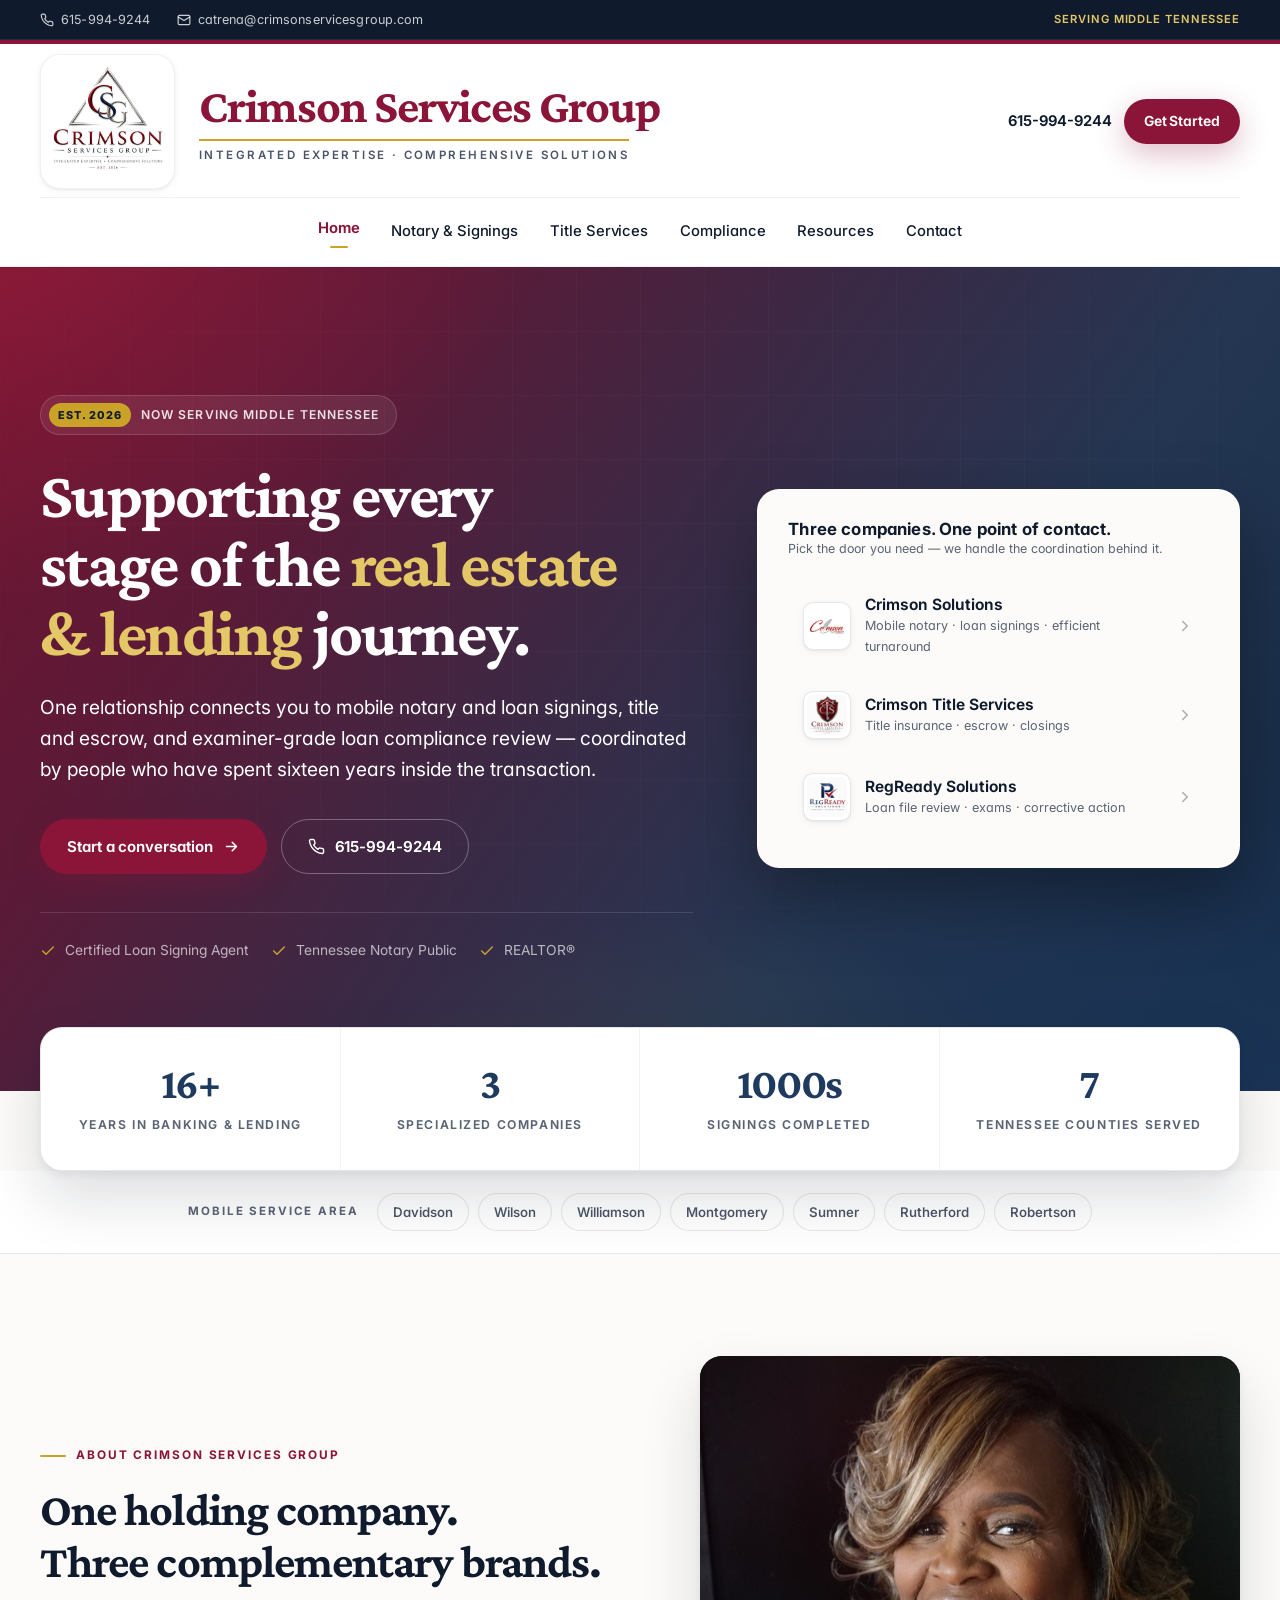
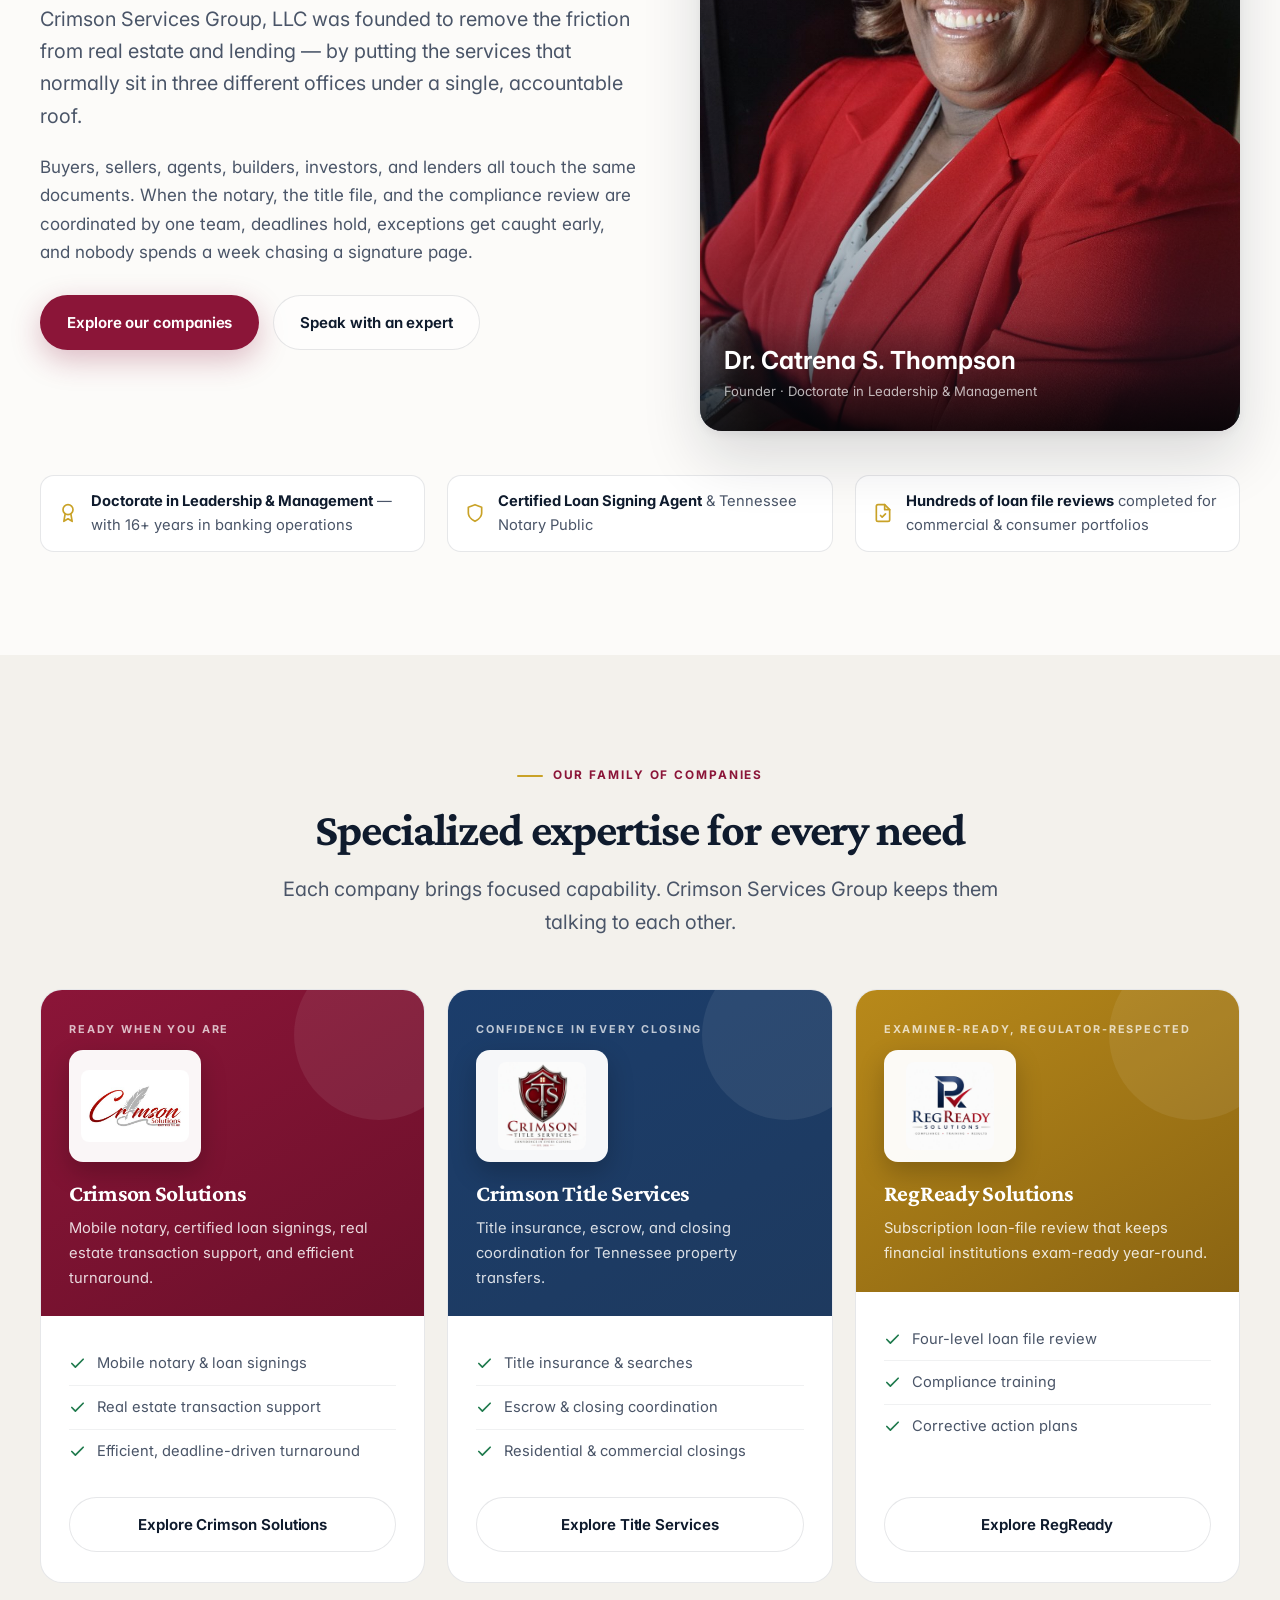
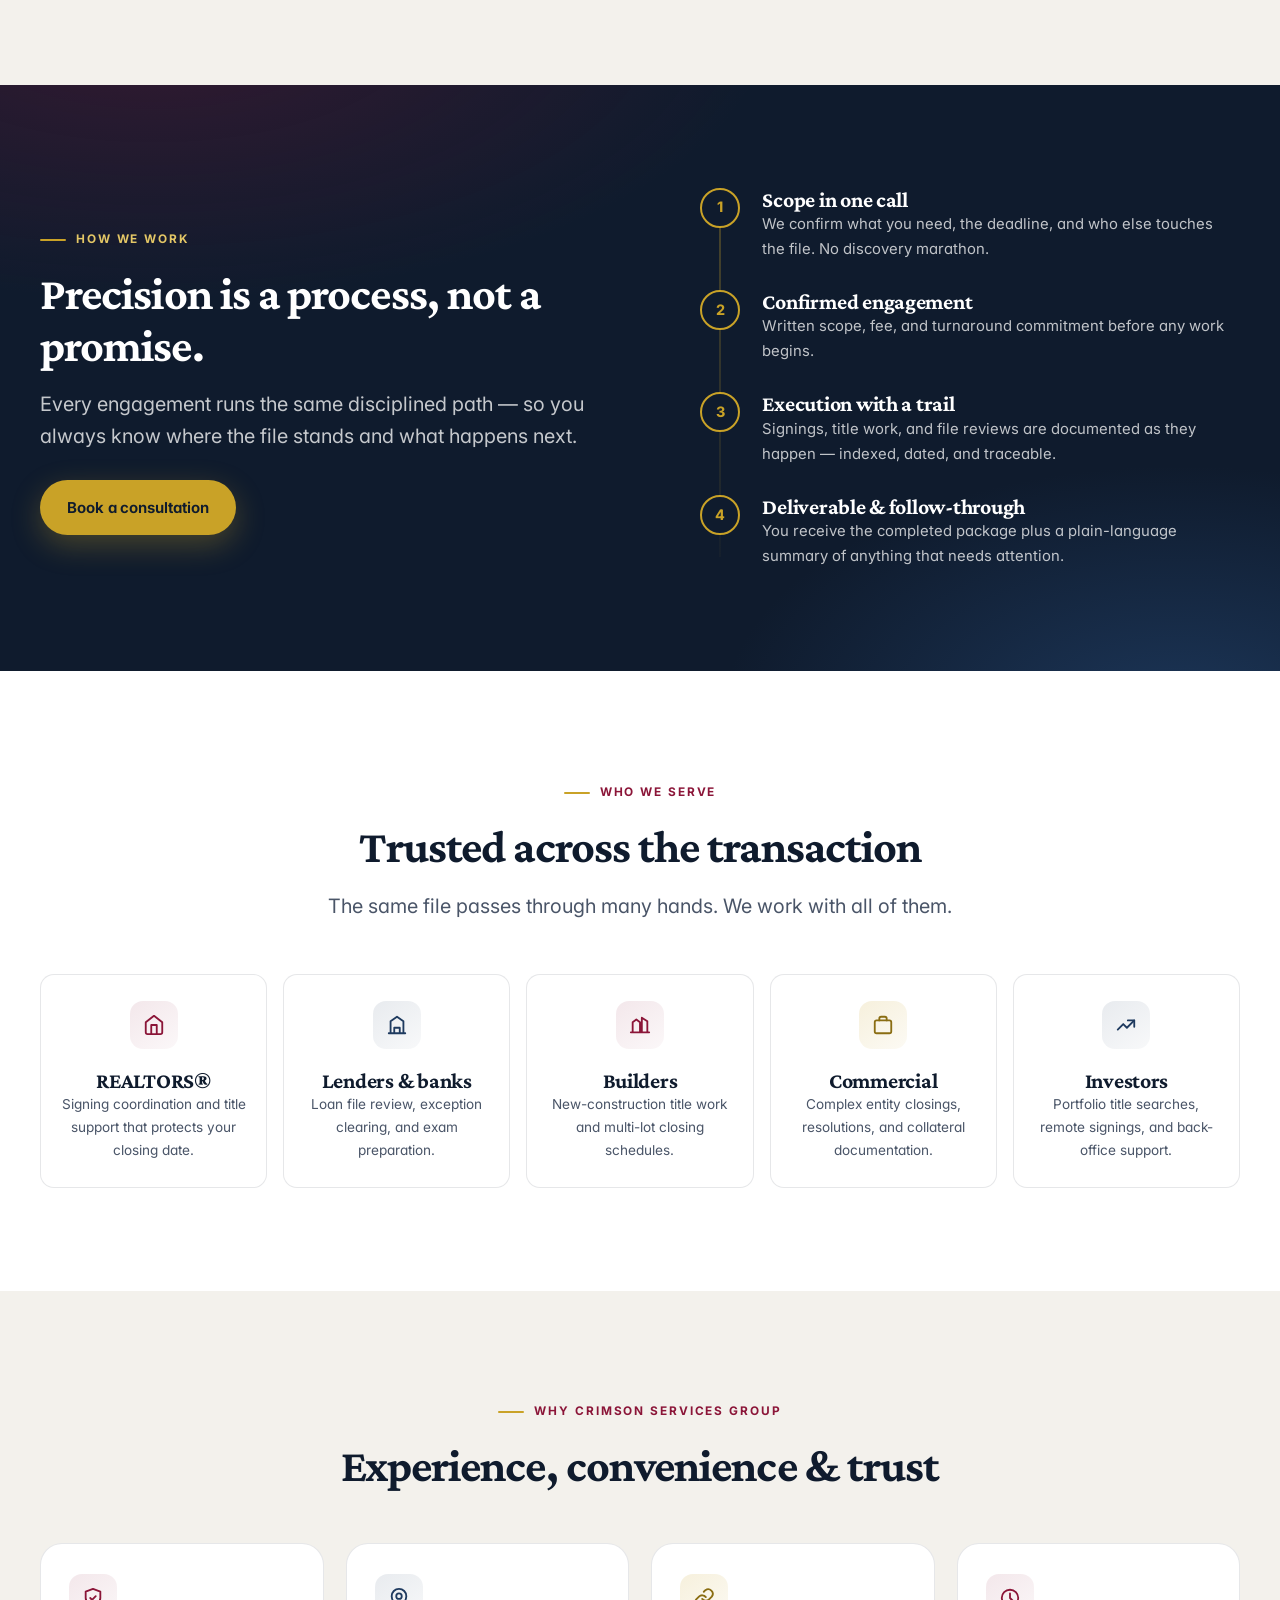
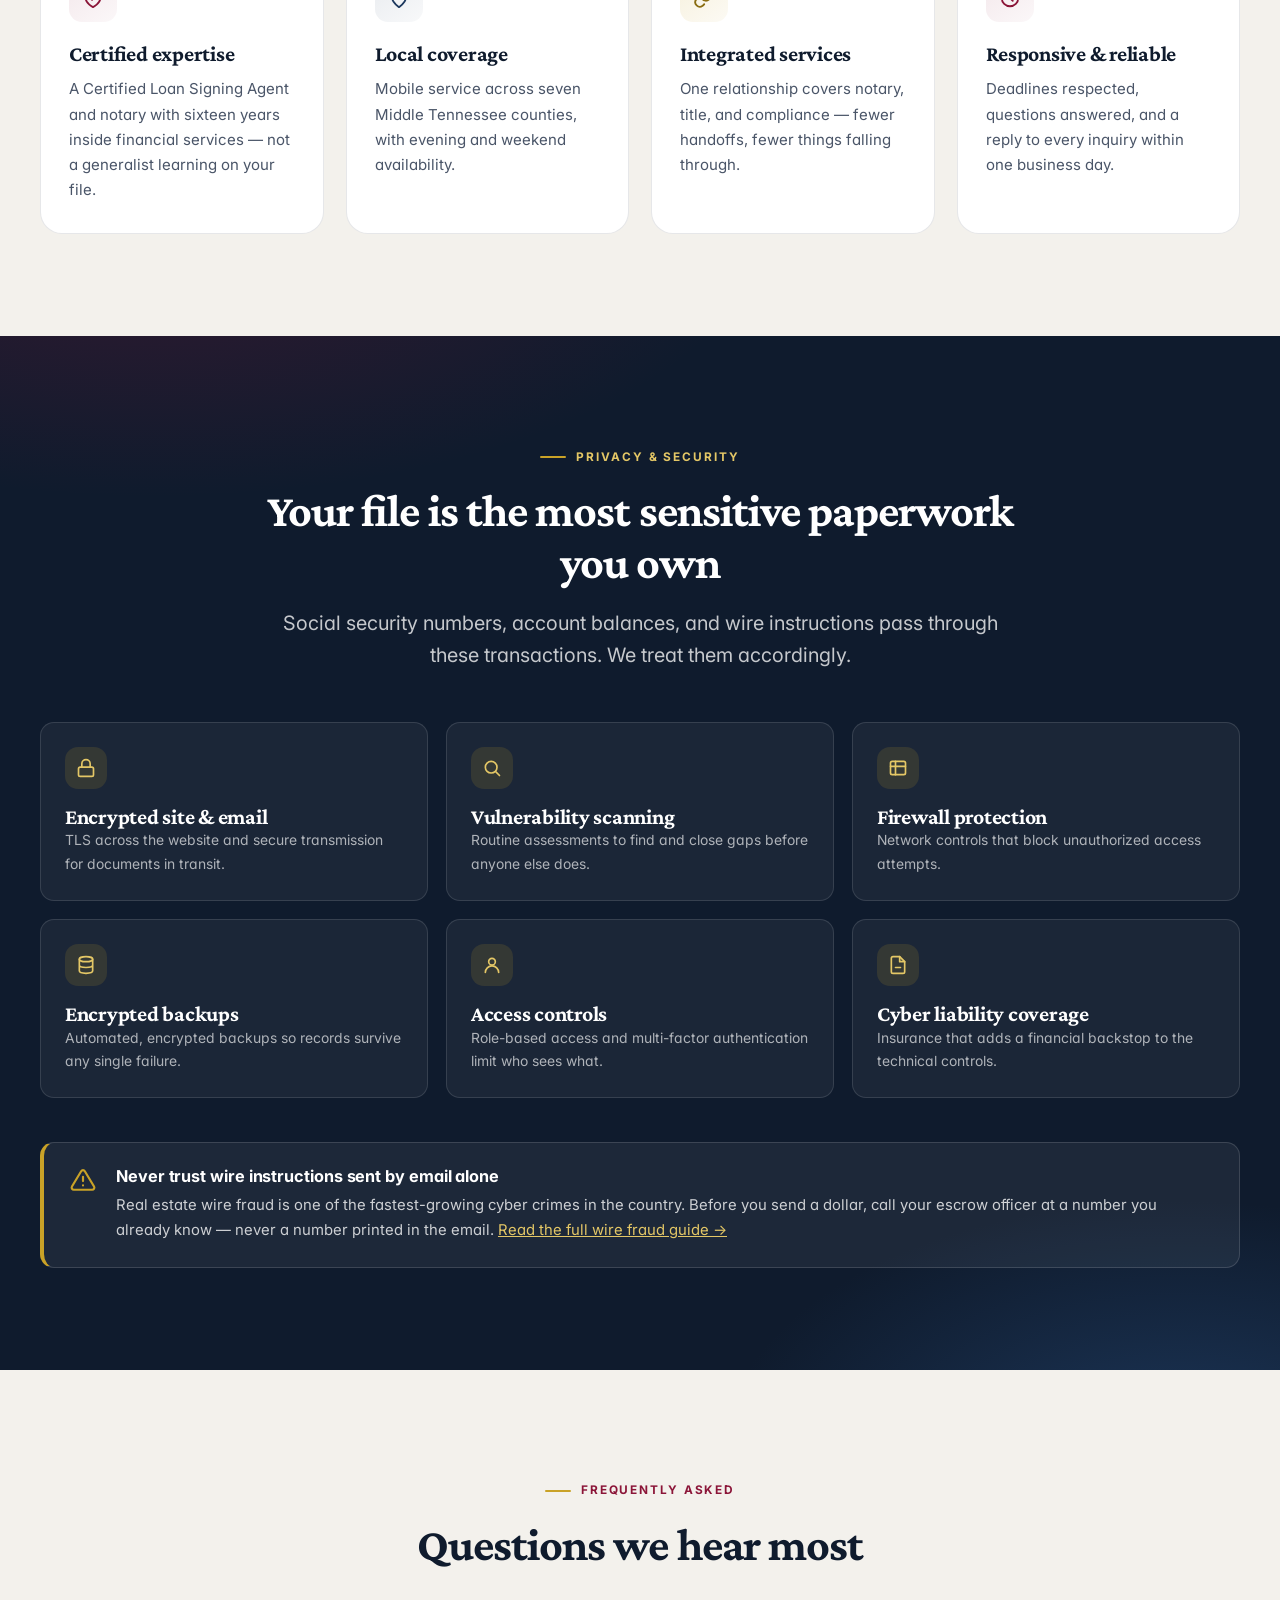
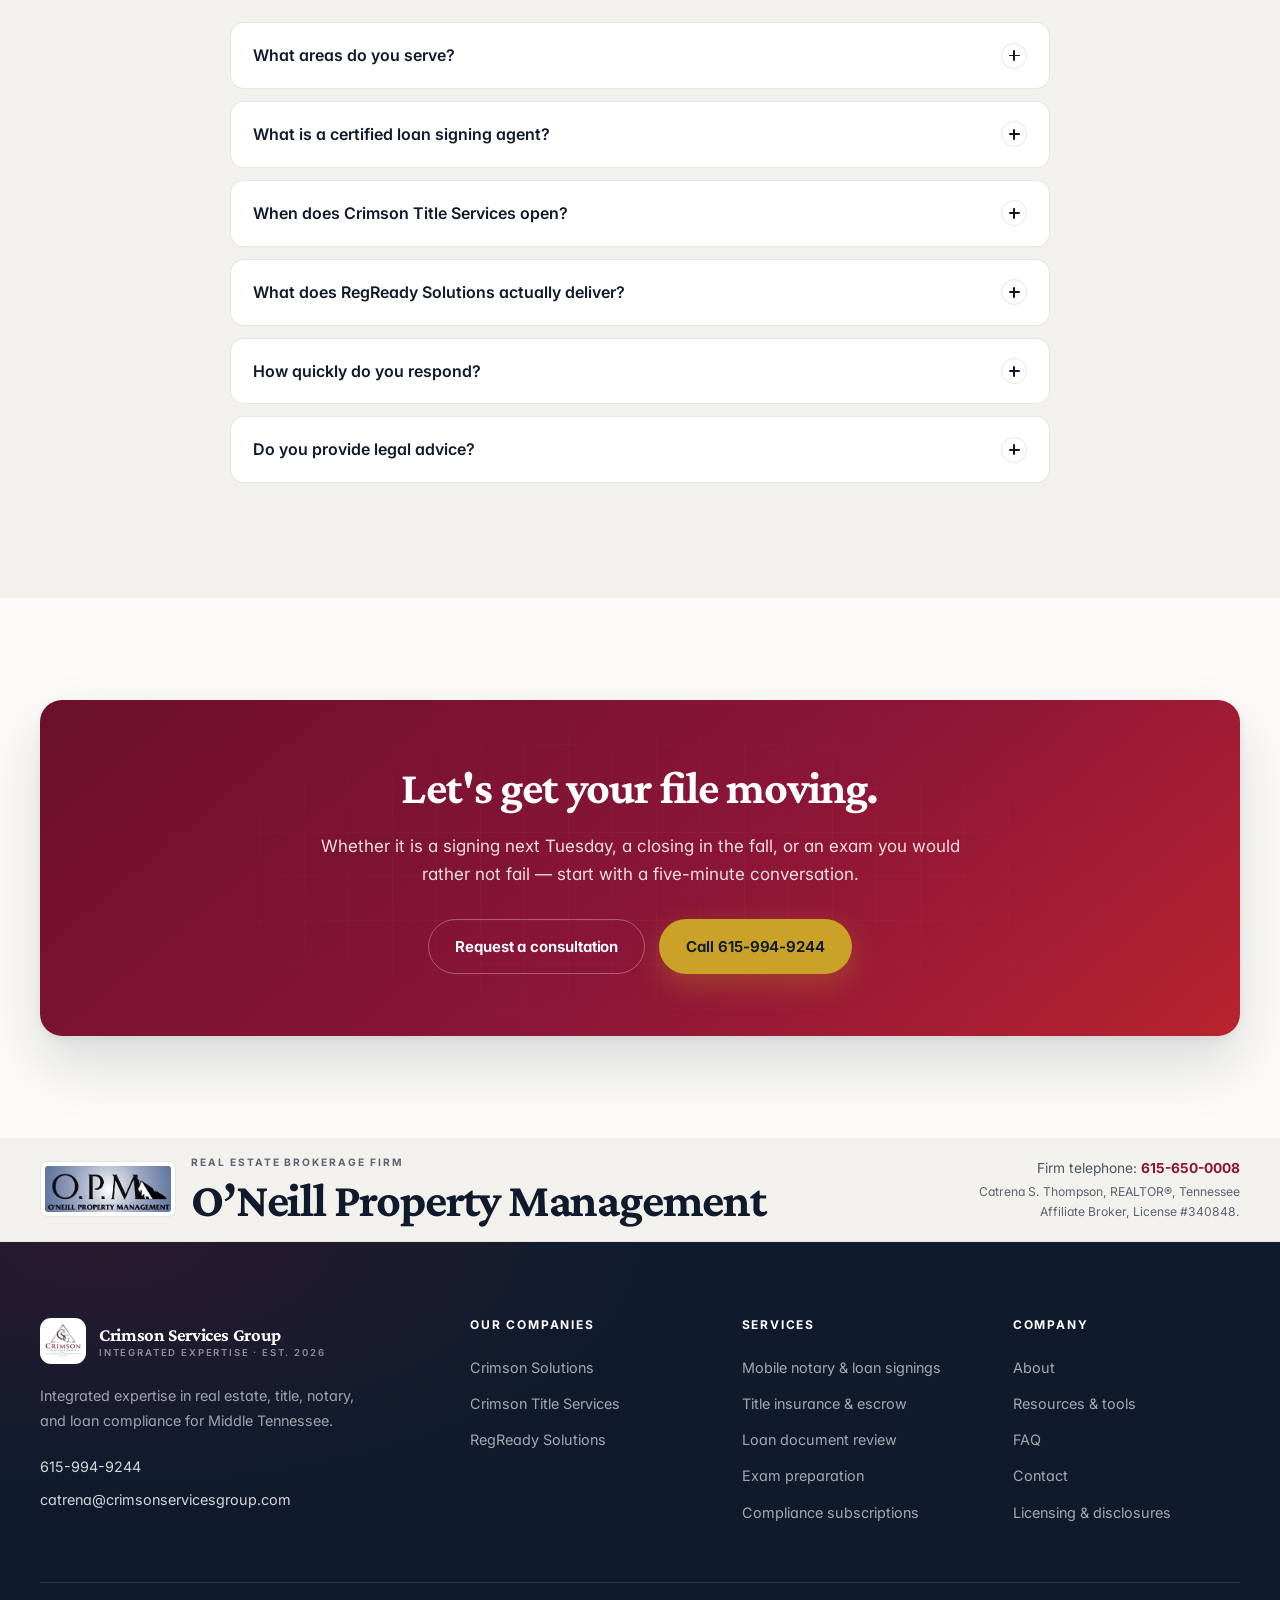
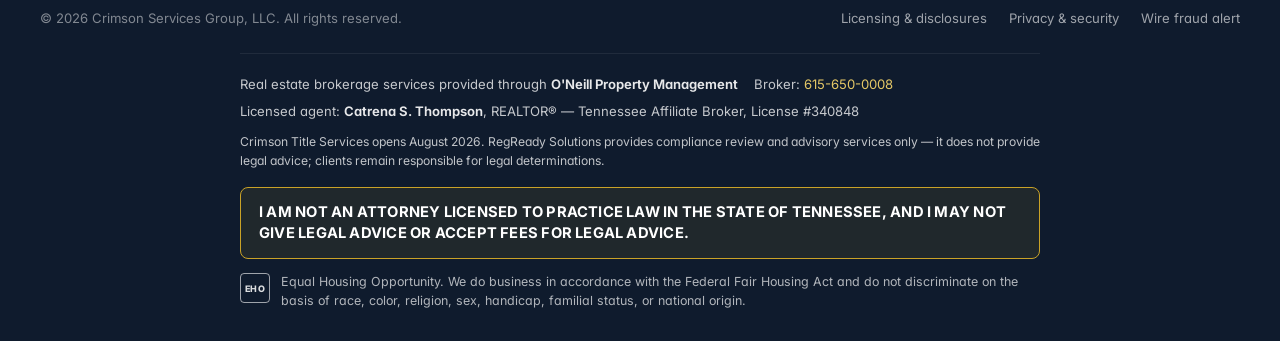
<file: index.html>
<!DOCTYPE html>
<html lang="en">
<head>
<meta charset="utf-8">
<meta name="viewport" content="width=device-width, initial-scale=1">
<title>Middle TN Notary &amp; Loan Compliance | Crimson Services Group</title>
<meta name="description" content="Crimson Services Group: mobile notary, loan signings, title &amp; escrow, and loan compliance in Middle Tennessee. Certified Loan Signing Agent. 615-994-9244.">
<meta name="theme-color" content="#0F1B2D">
<link rel="canonical" href="https://www.crimsonservicesgroup.com/">
<link rel="icon" type="image/jpeg" href="assets/img/logos/crimson-services-group.jpg">
<link rel="apple-touch-icon" href="assets/img/logos/crimson-services-group.jpg">

<meta property="og:type" content="website">
<meta property="og:site_name" content="Crimson Services Group, LLC">
<meta property="og:url" content="https://www.crimsonservicesgroup.com/">
<meta property="og:title" content="Crimson Services Group, LLC">
<meta property="og:description" content="Notary, title, and loan compliance expertise for Middle Tennessee.">
<meta property="og:image" content="https://www.crimsonservicesgroup.com/assets/img/logos/crimson-services-group.jpg">
<meta property="og:image:alt" content="Crimson Services Group, LLC logo">
<meta name="twitter:card" content="summary_large_image">
<meta name="twitter:image" content="https://www.crimsonservicesgroup.com/assets/img/logos/crimson-services-group.jpg">

<link rel="preconnect" href="https://fonts.googleapis.com">
<link rel="preconnect" href="https://fonts.gstatic.com" crossorigin>
<link href="https://fonts.googleapis.com/css2?family=Crimson+Pro:wght@400;500;600;700&family=Inter:wght@300;400;500;600;700&display=swap" rel="stylesheet">
<link rel="stylesheet" href="assets/css/site.css">

<script type="application/ld+json">
{
  "@context":"https://schema.org",
  "@type":"ProfessionalService",
  "name":"Crimson Services Group, LLC",
  "description":"Integrated real estate, title, mobile notary, and loan compliance services for Middle Tennessee.",
  "url":"https://www.crimsonservicesgroup.com/",
  "image":"https://www.crimsonservicesgroup.com/assets/img/logos/crimson-services-group.jpg",
  "logo":"https://www.crimsonservicesgroup.com/assets/img/logos/crimson-services-group.jpg",
  "telephone":"+1-615-994-9244",
  "email":"catrena@crimsonservicesgroup.com",
  "areaServed":["Davidson County TN","Wilson County TN","Williamson County TN","Montgomery County TN","Sumner County TN","Rutherford County TN","Robertson County TN"],
  "address":{"@type":"PostalAddress","addressRegion":"TN","addressCountry":"US"},
  "founder":{"@type":"Person","name":"Dr. Catrena S. Thompson"},
  "subOrganization":[
    {"@type":"Organization","name":"Crimson Solutions"},
    {"@type":"Organization","name":"Crimson Title Services"},
    {"@type":"Organization","name":"RegReady Solutions"}
  ]
}
</script>
</head>
<body id="top" class="home">

<a class="skip-link" href="#main">Skip to content</a>

<!-- ============ TOP BAR ============ -->
<div class="topbar" role="region" aria-label="Contact and service area">
  <div class="wrap">
    <a href="tel:6159949244"><svg width="14" height="14" viewBox="0 0 24 24" fill="none" stroke="currentColor" stroke-width="2" stroke-linecap="round" stroke-linejoin="round"><path d="M22 16.92v3a2 2 0 0 1-2.18 2 19.79 19.79 0 0 1-8.63-3.07 19.5 19.5 0 0 1-6-6 19.79 19.79 0 0 1-3.07-8.67A2 2 0 0 1 4.11 2h3a2 2 0 0 1 2 1.72c.13.96.36 1.9.7 2.81a2 2 0 0 1-.45 2.11L8.09 9.91a16 16 0 0 0 6 6l1.27-1.27a2 2 0 0 1 2.11-.45c.9.34 1.85.57 2.81.7A2 2 0 0 1 22 16.92z"/></svg>615-994-9244</a>
    <a href="mailto:catrena@crimsonservicesgroup.com"><svg width="14" height="14" viewBox="0 0 24 24" fill="none" stroke="currentColor" stroke-width="2" stroke-linecap="round" stroke-linejoin="round"><rect x="2" y="4" width="20" height="16" rx="2"/><path d="m22 7-10 6L2 7"/></svg>catrena@crimsonservicesgroup.com</a>
    <span class="tb-spacer tb-tag">Serving Middle Tennessee</span>
  </div>
</div>

<!-- ============ HEADER ============ -->
<header class="site-header">
  <nav class="nav" aria-label="Main navigation">
    <a class="brand" href="index.html">
      <img class="brand-logo" src="assets/img/logos/crimson-services-group.jpg" alt="" width="88" height="88">
      <span class="brand-txt">
        <span class="brand-name">Crimson Services Group</span>
        <span class="brand-sub">Integrated Expertise · Comprehensive Solutions</span>
      </span>
    </a>
    <button class="nav-toggle" id="navToggle" aria-expanded="false" aria-controls="navLinks" aria-label="Toggle navigation menu"><span></span></button>
    <ul class="nav-links" id="navLinks">
      <li><a href="index.html">Home</a></li>
      <li><a href="crimson-solutions.html">Notary &amp; Signings</a></li>
      <li><a href="title-services.html">Title Services</a></li>
      <li><a href="regready.html">Compliance</a></li>
      <li><a href="resources.html">Resources</a></li>
      <li><a href="contact.html">Contact</a></li>
    </ul>
    <div class="nav-actions">
      <a class="nav-phone" href="tel:6159949244">615-994-9244</a>
      <a class="btn btn--primary btn--sm" href="contact.html">Get Started</a>
    </div>
  </nav>
</header>

<main id="main" tabindex="-1">

<!-- ============ HERO ============ -->
<section class="hero">
  <div class="wrap hero-inner">
    <div class="hero-grid">
      <div>
        <span class="hero-badge"><b>Est. 2026</b> Now serving Middle Tennessee</span>
        <h1>Supporting every stage of the <em>real estate &amp; lending</em> journey.</h1>
        <p class="lead">One relationship connects you to mobile notary and loan signings, title and escrow, and examiner-grade loan compliance review — coordinated by people who have spent sixteen years inside the transaction.</p>
        <div class="hero-cta">
          <a class="btn btn--primary" href="contact.html">
            Start a conversation
            <svg width="17" height="17" viewBox="0 0 24 24" fill="none" stroke="currentColor" stroke-width="2.2" stroke-linecap="round" stroke-linejoin="round"><path d="M5 12h14M13 6l6 6-6 6"/></svg>
          </a>
          <a class="btn btn--light" href="tel:6159949244">
            <svg width="17" height="17" viewBox="0 0 24 24" fill="none" stroke="currentColor" stroke-width="2" stroke-linecap="round" stroke-linejoin="round"><path d="M22 16.92v3a2 2 0 0 1-2.18 2 19.79 19.79 0 0 1-8.63-3.07 19.5 19.5 0 0 1-6-6 19.79 19.79 0 0 1-3.07-8.67A2 2 0 0 1 4.11 2h3a2 2 0 0 1 2 1.72c.13.96.36 1.9.7 2.81a2 2 0 0 1-.45 2.11L8.09 9.91a16 16 0 0 0 6 6l1.27-1.27a2 2 0 0 1 2.11-.45c.9.34 1.85.57 2.81.7A2 2 0 0 1 22 16.92z"/></svg>
            615-994-9244
          </a>
        </div>
        <div class="hero-cred">
          <span><svg width="16" height="16" viewBox="0 0 24 24" fill="none" stroke="currentColor" stroke-width="2.2" stroke-linecap="round" stroke-linejoin="round"><path d="M20 6 9 17l-5-5"/></svg> Certified Loan Signing Agent</span>
          <span><svg width="16" height="16" viewBox="0 0 24 24" fill="none" stroke="currentColor" stroke-width="2.2" stroke-linecap="round" stroke-linejoin="round"><path d="M20 6 9 17l-5-5"/></svg> Tennessee Notary Public</span>
          <span><svg width="16" height="16" viewBox="0 0 24 24" fill="none" stroke="currentColor" stroke-width="2.2" stroke-linecap="round" stroke-linejoin="round"><path d="M20 6 9 17l-5-5"/></svg> REALTOR®</span>
        </div>
      </div>

      <aside class="hero-panel" data-reveal data-delay="2">
        <h2>Three companies. One point of contact.</h2>
        <p class="micro">Pick the door you need — we handle the coordination behind it.</p>
        <div class="brand-list">
          <a href="crimson-solutions.html">
            <span class="bl-logo"><img src="assets/img/logos/crimson-solutions.jpg" alt="" width="48" height="48"></span>
            <span>
              <span class="bl-name">Crimson Solutions</span>
              <span class="bl-desc">Mobile notary · loan signings · efficient turnaround</span>
            </span>
            <svg class="bl-arrow" width="18" height="18" viewBox="0 0 24 24" fill="none" stroke="currentColor" stroke-width="2" stroke-linecap="round" stroke-linejoin="round"><path d="M9 6l6 6-6 6"/></svg>
          </a>
          <a href="title-services.html">
            <span class="bl-logo"><img src="assets/img/logos/crimson-title-services.jpg" alt="" width="48" height="48"></span>
            <span>
              <span class="bl-name">Crimson Title Services</span>
              <span class="bl-desc">Title insurance · escrow · closings</span>
            </span>
            <svg class="bl-arrow" width="18" height="18" viewBox="0 0 24 24" fill="none" stroke="currentColor" stroke-width="2" stroke-linecap="round" stroke-linejoin="round"><path d="M9 6l6 6-6 6"/></svg>
          </a>
          <a href="regready.html">
            <span class="bl-logo"><img src="assets/img/logos/regready-solutions.jpg" alt="" width="48" height="48"></span>
            <span>
              <span class="bl-name">RegReady Solutions</span>
              <span class="bl-desc">Loan file review · exams · corrective action</span>
            </span>
            <svg class="bl-arrow" width="18" height="18" viewBox="0 0 24 24" fill="none" stroke="currentColor" stroke-width="2" stroke-linecap="round" stroke-linejoin="round"><path d="M9 6l6 6-6 6"/></svg>
          </a>
        </div>
      </aside>
    </div>
  </div>
</section>

<!-- ============ STATS ============ -->
<div class="wrap">
  <div class="stats stats--float" data-reveal>
    <div class="stats-row">
      <div class="stat">
        <div class="stat-num"><span data-count="16" data-suffix="+">16+</span></div>
        <div class="stat-lbl">Years in banking &amp; lending</div>
      </div>
      <div class="stat">
        <div class="stat-num"><span data-count="3">3</span></div>
        <div class="stat-lbl">Specialized companies</div>
      </div>
      <div class="stat">
        <div class="stat-num">1000s</div>
        <div class="stat-lbl">Signings completed</div>
      </div>
      <div class="stat">
        <div class="stat-num"><span data-count="7">7</span></div>
        <div class="stat-lbl">Tennessee counties served</div>
      </div>
    </div>
  </div>
</div>

<div class="county-band" style="border-top:0">
  <div class="wrap">
    <span class="cb-label">Mobile service area</span>
    <div class="chips">
      <span class="chip">Davidson</span><span class="chip">Wilson</span><span class="chip">Williamson</span>
      <span class="chip">Montgomery</span><span class="chip">Sumner</span><span class="chip">Rutherford</span><span class="chip">Robertson</span>
    </div>
  </div>
</div>

<!-- ============ ABOUT ============ -->
<section class="section section--paper" id="about">
  <div class="wrap split">
    <div data-reveal>
      <span class="eyebrow">About Crimson Services Group</span>
      <h2>One holding company.<br>Three complementary brands.</h2>
      <p class="lead mt-s">Crimson Services Group, LLC was founded to remove the friction from real estate and lending — by putting the services that normally sit in three different offices under a single, accountable roof.</p>
      <p>Buyers, sellers, agents, builders, investors, and lenders all touch the same documents. When the notary, the title file, and the compliance review are coordinated by one team, deadlines hold, exceptions get caught early, and nobody spends a week chasing a signature page.</p>
      <div class="mt-m" style="display:flex;gap:14px;flex-wrap:wrap">
        <a class="btn btn--primary" href="#companies">Explore our companies</a>
        <a class="btn btn--ghost" href="contact.html">Speak with an expert</a>
      </div>
    </div>

    <div class="founder" style="grid-template-columns:1fr" data-reveal data-delay="1">
      <div class="founder-media">
        <img src="assets/img/team/catrena-thompson.jpg" alt="Dr. Catrena S. Thompson, Founder of Crimson Services Group, LLC" width="900" height="1350">
        <div class="founder-cap">
          <strong>Dr. Catrena S. Thompson</strong>
          <span>Founder · Doctorate in Leadership &amp; Management</span>
        </div>
      </div>
    </div>
  </div>

  <div class="wrap mt-l">
    <div class="grid g-3">
      <div class="cred" data-reveal>
        <svg width="20" height="20" viewBox="0 0 24 24" fill="none" stroke="currentColor" stroke-width="2" stroke-linecap="round" stroke-linejoin="round"><circle cx="12" cy="8" r="6"/><path d="M15.5 13.5 17 22l-5-3-5 3 1.5-8.5"/></svg>
        <span><b>Doctorate in Leadership &amp; Management</b> — with 16+ years in banking operations</span>
      </div>
      <div class="cred" data-reveal data-delay="1">
        <svg width="20" height="20" viewBox="0 0 24 24" fill="none" stroke="currentColor" stroke-width="2" stroke-linecap="round" stroke-linejoin="round"><path d="M12 22s8-4 8-10V5l-8-3-8 3v7c0 6 8 10 8 10z"/></svg>
        <span><b>Certified Loan Signing Agent</b> &amp; Tennessee Notary Public</span>
      </div>
      <div class="cred" data-reveal data-delay="2">
        <svg width="20" height="20" viewBox="0 0 24 24" fill="none" stroke="currentColor" stroke-width="2" stroke-linecap="round" stroke-linejoin="round"><path d="M14 2H6a2 2 0 0 0-2 2v16a2 2 0 0 0 2 2h12a2 2 0 0 0 2-2V8z"/><path d="M14 2v6h6M9 15l2 2 4-4"/></svg>
        <span><b>Hundreds of loan file reviews</b> completed for commercial &amp; consumer portfolios</span>
      </div>
    </div>
  </div>
</section>

<!-- ============ COMPANIES ============ -->
<section class="section section--sand" id="companies">
  <div class="wrap">
    <div class="section-head section-head--center" data-reveal>
      <span class="eyebrow">Our family of companies</span>
      <h2>Specialized expertise for every need</h2>
      <p class="lead">Each company brings focused capability. Crimson Services Group keeps them talking to each other.</p>
    </div>

    <div class="grid g-3">
      <article class="brand-card" data-reveal>
        <div class="bc-head bc-head--crimson">
          <div class="bc-kicker">Ready when you are</div>
          <div class="logo-tile" style="margin-bottom:18px">
            <img src="assets/img/logos/crimson-solutions.jpg" alt="Crimson Solutions logo" loading="lazy">
          </div>
          <h3>Crimson Solutions</h3>
          <p>Mobile notary, certified loan signings, real estate transaction support, and efficient turnaround.</p>
        </div>
        <div class="bc-body">
          <ul>
            <li><svg width="17" height="17" viewBox="0 0 24 24" fill="none" stroke="currentColor" stroke-width="2.4" stroke-linecap="round" stroke-linejoin="round"><path d="M20 6 9 17l-5-5"/></svg> Mobile notary &amp; loan signings</li>
            <li><svg width="17" height="17" viewBox="0 0 24 24" fill="none" stroke="currentColor" stroke-width="2.4" stroke-linecap="round" stroke-linejoin="round"><path d="M20 6 9 17l-5-5"/></svg> Real estate transaction support</li>
            <li><svg width="17" height="17" viewBox="0 0 24 24" fill="none" stroke="currentColor" stroke-width="2.4" stroke-linecap="round" stroke-linejoin="round"><path d="M20 6 9 17l-5-5"/></svg> Efficient, deadline-driven turnaround</li>
          </ul>
          <a class="btn btn--ghost btn--block" href="crimson-solutions.html">Explore Crimson Solutions</a>
        </div>
      </article>

      <article class="brand-card" data-reveal data-delay="1">
        <div class="bc-head bc-head--navy">
          <div class="bc-kicker">Confidence in every closing</div>
          <div class="logo-tile" style="margin-bottom:18px">
            <img src="assets/img/logos/crimson-title-services.jpg" alt="Crimson Title Services logo" loading="lazy">
          </div>
          <h3>Crimson Title Services</h3>
          <p>Title insurance, escrow, and closing coordination for Tennessee property transfers.</p>
        </div>
        <div class="bc-body">
          <ul>
            <li><svg width="17" height="17" viewBox="0 0 24 24" fill="none" stroke="currentColor" stroke-width="2.4" stroke-linecap="round" stroke-linejoin="round"><path d="M20 6 9 17l-5-5"/></svg> Title insurance &amp; searches</li>
            <li><svg width="17" height="17" viewBox="0 0 24 24" fill="none" stroke="currentColor" stroke-width="2.4" stroke-linecap="round" stroke-linejoin="round"><path d="M20 6 9 17l-5-5"/></svg> Escrow &amp; closing coordination</li>
            <li><svg width="17" height="17" viewBox="0 0 24 24" fill="none" stroke="currentColor" stroke-width="2.4" stroke-linecap="round" stroke-linejoin="round"><path d="M20 6 9 17l-5-5"/></svg> Residential &amp; commercial closings</li>
          </ul>
          <a class="btn btn--ghost btn--block" href="title-services.html">Explore Title Services</a>
        </div>
      </article>

      <article class="brand-card" data-reveal data-delay="2">
        <div class="bc-head bc-head--gold">
          <div class="bc-kicker">Examiner-ready, regulator-respected</div>
          <div class="logo-tile" style="margin-bottom:18px">
            <img src="assets/img/logos/regready-solutions.jpg" alt="RegReady Solutions logo" loading="lazy">
          </div>
          <h3>RegReady Solutions</h3>
          <p>Subscription loan-file review that keeps financial institutions exam-ready year-round.</p>
        </div>
        <div class="bc-body">
          <ul>
            <li><svg width="17" height="17" viewBox="0 0 24 24" fill="none" stroke="currentColor" stroke-width="2.4" stroke-linecap="round" stroke-linejoin="round"><path d="M20 6 9 17l-5-5"/></svg> Four-level loan file review</li>
            <li><svg width="17" height="17" viewBox="0 0 24 24" fill="none" stroke="currentColor" stroke-width="2.4" stroke-linecap="round" stroke-linejoin="round"><path d="M20 6 9 17l-5-5"/></svg> Compliance training</li>
            <li><svg width="17" height="17" viewBox="0 0 24 24" fill="none" stroke="currentColor" stroke-width="2.4" stroke-linecap="round" stroke-linejoin="round"><path d="M20 6 9 17l-5-5"/></svg> Corrective action plans</li>
          </ul>
          <a class="btn btn--ghost btn--block" href="regready.html">Explore RegReady</a>
        </div>
      </article>
    </div>
  </div>
</section>

<!-- ============ HOW IT WORKS ============ -->
<section class="section on-dark">
  <div class="wrap split">
    <div data-reveal>
      <span class="eyebrow">How we work</span>
      <h2>Precision is a process, not a promise.</h2>
      <p class="lead mt-s">Every engagement runs the same disciplined path — so you always know where the file stands and what happens next.</p>
      <div class="mt-m" style="display:flex;gap:14px;flex-wrap:wrap">
        <a class="btn btn--gold" href="contact.html">Book a consultation</a>
      </div>
    </div>
    <div class="timeline" data-reveal data-delay="1">
      <div class="tl">
        <div class="tl-dot">1</div>
        <div>
          <h3 class="h4">Scope in one call</h3>
          <p>We confirm what you need, the deadline, and who else touches the file. No discovery marathon.</p>
        </div>
      </div>
      <div class="tl">
        <div class="tl-dot">2</div>
        <div>
          <h3 class="h4">Confirmed engagement</h3>
          <p>Written scope, fee, and turnaround commitment before any work begins.</p>
        </div>
      </div>
      <div class="tl">
        <div class="tl-dot">3</div>
        <div>
          <h3 class="h4">Execution with a trail</h3>
          <p>Signings, title work, and file reviews are documented as they happen — indexed, dated, and traceable.</p>
        </div>
      </div>
      <div class="tl">
        <div class="tl-dot">4</div>
        <div>
          <h3 class="h4">Deliverable &amp; follow-through</h3>
          <p>You receive the completed package plus a plain-language summary of anything that needs attention.</p>
        </div>
      </div>
    </div>
  </div>
</section>

<!-- ============ WHO WE SERVE ============ -->
<section class="section section--white">
  <div class="wrap">
    <div class="section-head section-head--center" data-reveal>
      <span class="eyebrow">Who we serve</span>
      <h2>Trusted across the transaction</h2>
      <p class="lead">The same file passes through many hands. We work with all of them.</p>
    </div>
    <div class="serve">
      <div class="serve-item" data-reveal>
        <div class="card-ico"><svg width="22" height="22" viewBox="0 0 24 24" fill="none" stroke="currentColor" stroke-width="2" stroke-linecap="round" stroke-linejoin="round"><path d="m3 9 9-7 9 7v11a2 2 0 0 1-2 2H5a2 2 0 0 1-2-2z"/><path d="M9 22V12h6v10"/></svg></div>
        <h3 class="h4">REALTORS®</h3>
        <p>Signing coordination and title support that protects your closing date.</p>
      </div>
      <div class="serve-item" data-reveal data-delay="1">
        <div class="card-ico card-ico--navy"><svg width="22" height="22" viewBox="0 0 24 24" fill="none" stroke="currentColor" stroke-width="2" stroke-linecap="round" stroke-linejoin="round"><path d="M3 21h18M5 21V8l7-5 7 5v13M9 21v-6h6v6"/></svg></div>
        <h3 class="h4">Lenders &amp; banks</h3>
        <p>Loan file review, exception clearing, and exam preparation.</p>
      </div>
      <div class="serve-item" data-reveal data-delay="2">
        <div class="card-ico"><svg width="22" height="22" viewBox="0 0 24 24" fill="none" stroke="currentColor" stroke-width="2" stroke-linecap="round" stroke-linejoin="round"><path d="M2 20h20M4 20V9l4-3 4 3v11M14 20V4l6 4v12"/></svg></div>
        <h3 class="h4">Builders</h3>
        <p>New-construction title work and multi-lot closing schedules.</p>
      </div>
      <div class="serve-item" data-reveal data-delay="3">
        <div class="card-ico card-ico--gold"><svg width="22" height="22" viewBox="0 0 24 24" fill="none" stroke="currentColor" stroke-width="2" stroke-linecap="round" stroke-linejoin="round"><rect x="3" y="7" width="18" height="14" rx="2"/><path d="M8 7V5a2 2 0 0 1 2-2h4a2 2 0 0 1 2 2v2"/></svg></div>
        <h3 class="h4">Commercial</h3>
        <p>Complex entity closings, resolutions, and collateral documentation.</p>
      </div>
      <div class="serve-item" data-reveal data-delay="4">
        <div class="card-ico card-ico--navy"><svg width="22" height="22" viewBox="0 0 24 24" fill="none" stroke="currentColor" stroke-width="2" stroke-linecap="round" stroke-linejoin="round"><path d="M3 17l6-6 4 4 8-8"/><path d="M14 7h7v7"/></svg></div>
        <h3 class="h4">Investors</h3>
        <p>Portfolio title searches, remote signings, and back-office support.</p>
      </div>
    </div>
  </div>
</section>

<!-- ============ WHY US ============ -->
<section class="section section--sand">
  <div class="wrap">
    <div class="section-head section-head--center" data-reveal>
      <span class="eyebrow">Why Crimson Services Group</span>
      <h2>Experience, convenience &amp; trust</h2>
    </div>
    <div class="grid g-4">
      <article class="card" data-reveal>
        <div class="card-ico"><svg width="22" height="22" viewBox="0 0 24 24" fill="none" stroke="currentColor" stroke-width="2" stroke-linecap="round" stroke-linejoin="round"><path d="M12 22s8-4 8-10V5l-8-3-8 3v7c0 6 8 10 8 10z"/><path d="m9 12 2 2 4-4"/></svg></div>
        <h3>Certified expertise</h3>
        <p>A Certified Loan Signing Agent and notary with sixteen years inside financial services — not a generalist learning on your file.</p>
      </article>
      <article class="card" data-reveal data-delay="1">
        <div class="card-ico card-ico--navy"><svg width="22" height="22" viewBox="0 0 24 24" fill="none" stroke="currentColor" stroke-width="2" stroke-linecap="round" stroke-linejoin="round"><path d="M20 10c0 6-8 12-8 12s-8-6-8-12a8 8 0 0 1 16 0z"/><circle cx="12" cy="10" r="3"/></svg></div>
        <h3>Local coverage</h3>
        <p>Mobile service across seven Middle Tennessee counties, with evening and weekend availability.</p>
      </article>
      <article class="card" data-reveal data-delay="2">
        <div class="card-ico card-ico--gold"><svg width="22" height="22" viewBox="0 0 24 24" fill="none" stroke="currentColor" stroke-width="2" stroke-linecap="round" stroke-linejoin="round"><path d="M10 13a5 5 0 0 0 7.5.5l3-3a5 5 0 0 0-7-7l-1.7 1.7"/><path d="M14 11a5 5 0 0 0-7.5-.5l-3 3a5 5 0 0 0 7 7l1.7-1.7"/></svg></div>
        <h3>Integrated services</h3>
        <p>One relationship covers notary, title, and compliance — fewer handoffs, fewer things falling through.</p>
      </article>
      <article class="card" data-reveal data-delay="3">
        <div class="card-ico"><svg width="22" height="22" viewBox="0 0 24 24" fill="none" stroke="currentColor" stroke-width="2" stroke-linecap="round" stroke-linejoin="round"><circle cx="12" cy="12" r="9"/><path d="M12 7v5l3 3"/></svg></div>
        <h3>Responsive &amp; reliable</h3>
        <p>Deadlines respected, questions answered, and a reply to every inquiry within one business day.</p>
      </article>
    </div>
  </div>
</section>

<!-- ============ SECURITY ============ -->
<section class="section on-dark" id="security">
  <div class="wrap">
    <div class="section-head section-head--center" data-reveal>
      <span class="eyebrow">Privacy &amp; security</span>
      <h2>Your file is the most sensitive paperwork you own</h2>
      <p class="lead">Social security numbers, account balances, and wire instructions pass through these transactions. We treat them accordingly.</p>
    </div>
    <div class="sec-grid">
      <div class="sec-item" data-reveal>
        <div class="card-ico"><svg width="20" height="20" viewBox="0 0 24 24" fill="none" stroke="currentColor" stroke-width="2" stroke-linecap="round" stroke-linejoin="round"><rect x="3" y="11" width="18" height="11" rx="2"/><path d="M7 11V7a5 5 0 0 1 10 0v4"/></svg></div>
        <h3 class="h4">Encrypted site &amp; email</h3>
        <p>TLS across the website and secure transmission for documents in transit.</p>
      </div>
      <div class="sec-item" data-reveal data-delay="1">
        <div class="card-ico"><svg width="20" height="20" viewBox="0 0 24 24" fill="none" stroke="currentColor" stroke-width="2" stroke-linecap="round" stroke-linejoin="round"><circle cx="11" cy="11" r="7"/><path d="m21 21-4.3-4.3"/></svg></div>
        <h3 class="h4">Vulnerability scanning</h3>
        <p>Routine assessments to find and close gaps before anyone else does.</p>
      </div>
      <div class="sec-item" data-reveal data-delay="2">
        <div class="card-ico"><svg width="20" height="20" viewBox="0 0 24 24" fill="none" stroke="currentColor" stroke-width="2" stroke-linecap="round" stroke-linejoin="round"><rect x="3" y="4" width="18" height="16" rx="2"/><path d="M3 10h18M9 4v16"/></svg></div>
        <h3 class="h4">Firewall protection</h3>
        <p>Network controls that block unauthorized access attempts.</p>
      </div>
      <div class="sec-item" data-reveal>
        <div class="card-ico"><svg width="20" height="20" viewBox="0 0 24 24" fill="none" stroke="currentColor" stroke-width="2" stroke-linecap="round" stroke-linejoin="round"><ellipse cx="12" cy="5" rx="8" ry="3"/><path d="M4 5v14c0 1.7 3.6 3 8 3s8-1.3 8-3V5M4 12c0 1.7 3.6 3 8 3s8-1.3 8-3"/></svg></div>
        <h3 class="h4">Encrypted backups</h3>
        <p>Automated, encrypted backups so records survive any single failure.</p>
      </div>
      <div class="sec-item" data-reveal data-delay="1">
        <div class="card-ico"><svg width="20" height="20" viewBox="0 0 24 24" fill="none" stroke="currentColor" stroke-width="2" stroke-linecap="round" stroke-linejoin="round"><circle cx="12" cy="8" r="4"/><path d="M4 21a8 8 0 0 1 16 0"/></svg></div>
        <h3 class="h4">Access controls</h3>
        <p>Role-based access and multi-factor authentication limit who sees what.</p>
      </div>
      <div class="sec-item" data-reveal data-delay="2">
        <div class="card-ico"><svg width="20" height="20" viewBox="0 0 24 24" fill="none" stroke="currentColor" stroke-width="2" stroke-linecap="round" stroke-linejoin="round"><path d="M14 2H6a2 2 0 0 0-2 2v16a2 2 0 0 0 2 2h12a2 2 0 0 0 2-2V8z"/><path d="M14 2v6h6M9 15h6"/></svg></div>
        <h3 class="h4">Cyber liability coverage</h3>
        <p>Insurance that adds a financial backstop to the technical controls.</p>
      </div>
    </div>

    <div class="callout callout--dark mt-l" data-reveal>
      <span class="callout-ico"><svg width="26" height="26" viewBox="0 0 24 24" fill="none" stroke="currentColor" stroke-width="2" stroke-linecap="round" stroke-linejoin="round"><path d="M10.3 3.9 1.8 18a2 2 0 0 0 1.7 3h17a2 2 0 0 0 1.7-3L13.7 3.9a2 2 0 0 0-3.4 0z"/><path d="M12 9v4M12 17h.01"/></svg></span>
      <div>
        <h4>Never trust wire instructions sent by email alone</h4>
        <p>Real estate wire fraud is one of the fastest-growing cyber crimes in the country. Before you send a dollar, call your escrow officer at a number you already know — never a number printed in the email. <a href="resources.html#wire-fraud" style="color:var(--gold-lt);text-decoration:underline">Read the full wire fraud guide →</a></p>
      </div>
    </div>
  </div>
</section>

<!-- ============ FAQ ============ -->
<section class="section section--sand" id="faq">
  <div class="wrap-narrow">
    <div class="section-head section-head--center" data-reveal>
      <span class="eyebrow">Frequently asked</span>
      <h2>Questions we hear most</h2>
    </div>
    <div data-acc-group data-reveal>
      <div class="acc">
        <button class="acc-q" aria-expanded="false">What areas do you serve?<span class="acc-icon"></span></button>
        <div class="acc-a"><div class="acc-a-inner">We serve Davidson, Wilson, Williamson, Montgomery, Sumner, Rutherford, and Robertson counties across Middle Tennessee, with compliance work available statewide and beyond. Mobile notary and signing appointments are scheduled by appointment, including evenings and weekends.</div></div>
      </div>
      <div class="acc">
        <button class="acc-q" aria-expanded="false">What is a certified loan signing agent?<span class="acc-icon"></span></button>
        <div class="acc-a"><div class="acc-a-inner">A certified loan signing agent is a notary public with additional training in mortgage document packages. They know which pages require notarization, how to correct an error without voiding the package, and how to return documents so funding is not delayed.</div></div>
      </div>
      <div class="acc">
        <button class="acc-q" aria-expanded="false">When does Crimson Title Services open?<span class="acc-icon"></span></button>
        <div class="acc-a"><div class="acc-a-inner">Crimson Title Services is scheduled to open in August 2026. Until then, Crimson Solutions handles mobile notary and loan signing work, and we are happy to take title inquiries now so your file is ready on day one.</div></div>
      </div>
      <div class="acc">
        <button class="acc-q" aria-expanded="false">What does RegReady Solutions actually deliver?<span class="acc-icon"></span></button>
        <div class="acc-a"><div class="acc-a-inner">Four levels of loan file review: L1 file assembly and indexing, L2 documentation verification, L3 accuracy and compliance testing, and L4 corrective action and advisory. You can buy them a la carte or on a monthly subscription with credits. <a href="regready.html">See the full framework and pricing →</a></div></div>
      </div>
      <div class="acc">
        <button class="acc-q" aria-expanded="false">How quickly do you respond?<span class="acc-icon"></span></button>
        <div class="acc-a"><div class="acc-a-inner">Every inquiry receives a response within one business day. Signing requests are usually confirmed the same day; compliance engagements carry written turnaround commitments — two business days for L1 through ten business days for L3 and L4, with rush options available.</div></div>
      </div>
      <div class="acc">
        <button class="acc-q" aria-expanded="false">Do you provide legal advice?<span class="acc-icon"></span></button>
        <div class="acc-a"><div class="acc-a-inner">No. Crimson Services Group and its companies provide notary, settlement, and compliance advisory services. We do not provide legal advice. Legal determinations remain the client's responsibility.</div></div>
      </div>
    </div>
  </div>
</section>

<!-- ============ CTA ============ -->
<section class="section section--paper">
  <div class="wrap">
    <div class="cta" data-reveal>
      <h2>Let's get your file moving.</h2>
      <p>Whether it is a signing next Tuesday, a closing in the fall, or an exam you would rather not fail — start with a five-minute conversation.</p>
      <div class="cta-actions">
        <a class="btn btn--light" href="contact.html">Request a consultation</a>
        <a class="btn btn--gold" href="tel:6159949244">Call 615-994-9244</a>
      </div>
    </div>
  </div>
</section>

</main>

<!-- ============ BROKERAGE BAND (TREC Rule 1260-02-.12(3)(b)) ============
     Firm name + firm telephone as filed with the Commission, on every page.
     The firm name is typeset at the same size as "Crimson Services Group" in
     the header, as the rule requires. Do not shrink it in isolation. -->
<div class="brokerage-band" role="region" aria-label="Real estate brokerage firm disclosure">
  <div class="wrap">
    <div class="bb-lockup">
      <img class="bb-logo" src="assets/img/logos/oneill-property-management.jpg" alt="O'Neill Property Management" loading="lazy">
      <span class="bb-txt">
        <span class="bb-eyebrow">Real estate brokerage firm</span>
        <span class="bb-firm">O&rsquo;Neill Property Management</span>
      </span>
    </div>
    <span class="bb-meta">
      <span>Firm telephone: <a href="tel:6156500008">615-650-0008</a></span>
      <span class="bb-sup">Catrena S. Thompson, REALTOR&reg;, Tennessee Affiliate Broker, License #340848.</span>
    </span>
  </div>
</div>

<!-- ============ FOOTER ============ -->
<footer class="site-footer">
  <div class="wrap footer-top">
    <div class="footer-brand">
      <div style="display:flex;align-items:center;gap:13px">
        <img class="brand-logo" src="assets/img/logos/crimson-services-group.jpg" alt="" width="46" height="46" loading="lazy">
        <span class="brand-txt">
          <span class="brand-name">Crimson Services Group</span>
          <span class="brand-sub">Integrated Expertise · Est. 2026</span>
        </span>
      </div>
      <p>Integrated expertise in real estate, title, notary, and loan compliance for Middle Tennessee.</p>
      <div class="footer-contact">
        <a href="tel:6159949244">615-994-9244</a>
        <a href="mailto:catrena@crimsonservicesgroup.com">catrena@crimsonservicesgroup.com</a>
      </div>
    </div>
    <div class="footer-col">
      <h4>Our companies</h4>
      <a href="crimson-solutions.html">Crimson Solutions</a>
      <a href="title-services.html">Crimson Title Services</a>
      <a href="regready.html">RegReady Solutions</a>
    </div>
    <div class="footer-col">
      <h4>Services</h4>
      <a href="crimson-solutions.html">Mobile notary &amp; loan signings</a>
      <a href="title-services.html">Title insurance &amp; escrow</a>
      <a href="regready.html">Loan document review</a>
      <a href="regready.html#levels">Exam preparation</a>
      <a href="regready.html#pricing">Compliance subscriptions</a>
    </div>
    <div class="footer-col">
      <h4>Company</h4>
      <a href="index.html#about">About</a>
      <a href="resources.html">Resources &amp; tools</a>
      <a href="index.html#faq">FAQ</a>
      <a href="contact.html">Contact</a>
      <a href="contact.html#disclosures">Licensing &amp; disclosures</a>
    </div>
  </div>

  <div class="wrap footer-bottom">
    <span>© <span data-year>2026</span> Crimson Services Group, LLC. All rights reserved.</span>
    <span class="fb-links">
      <a href="contact.html#disclosures">Licensing &amp; disclosures</a>
      <a href="index.html#security">Privacy &amp; security</a>
      <a href="resources.html#wire-fraud">Wire fraud alert</a>
    </span>
  </div>

  <div class="wrap footer-legal">
    <div class="broker-line">
      <span>Real estate brokerage services provided through <strong>O'Neill Property Management</strong></span>
      <span>Broker: <a href="tel:6156500008">615-650-0008</a></span>
      <span>Licensed agent: <strong>Catrena S. Thompson</strong>, REALTOR® — Tennessee Affiliate Broker, License #340848</span>
    </div>
    <p style="margin-top:10px">Crimson Title Services opens August 2026. RegReady Solutions provides compliance review and advisory services only — it does not provide legal advice; clients remain responsible for legal determinations.</p>

    <p class="notary-notice">I AM NOT AN ATTORNEY LICENSED TO PRACTICE LAW IN THE STATE OF TENNESSEE, AND I MAY NOT GIVE LEGAL ADVICE OR ACCEPT FEES FOR LEGAL ADVICE.</p>
    <p class="eho-line"><span class="eho-mark" aria-hidden="true">EHO</span><span>Equal Housing Opportunity. We do business in accordance with the Federal Fair Housing Act and do not discriminate on the basis of race, color, religion, sex, handicap, familial status, or national origin.</span></p>
  </div>
</footer>

<div role="region" aria-label="Back to top">
  <a class="to-top" href="#top" aria-label="Back to top">
    <svg width="18" height="18" viewBox="0 0 24 24" fill="none" stroke="currentColor" stroke-width="2.2" stroke-linecap="round" stroke-linejoin="round"><path d="M12 19V5M5 12l7-7 7 7"/></svg>
  </a>
</div>

<div class="call-bar" role="region" aria-label="Call Crimson Services Group">
  <a href="tel:6159949244">
    <svg width="18" height="18" viewBox="0 0 24 24" fill="none" stroke="currentColor" stroke-width="2" stroke-linecap="round" stroke-linejoin="round"><path d="M22 16.92v3a2 2 0 0 1-2.18 2 19.79 19.79 0 0 1-8.63-3.07 19.5 19.5 0 0 1-6-6 19.79 19.79 0 0 1-3.07-8.67A2 2 0 0 1 4.11 2h3a2 2 0 0 1 2 1.72c.13.96.36 1.9.7 2.81a2 2 0 0 1-.45 2.11L8.09 9.91a16 16 0 0 0 6 6l1.27-1.27a2 2 0 0 1 2.11-.45c.9.34 1.85.57 2.81.7A2 2 0 0 1 22 16.92z"/></svg>
    Call 615-994-9244
  </a>
</div>

<script src="assets/js/site.js" defer></script>
</body>
</html>
</file>
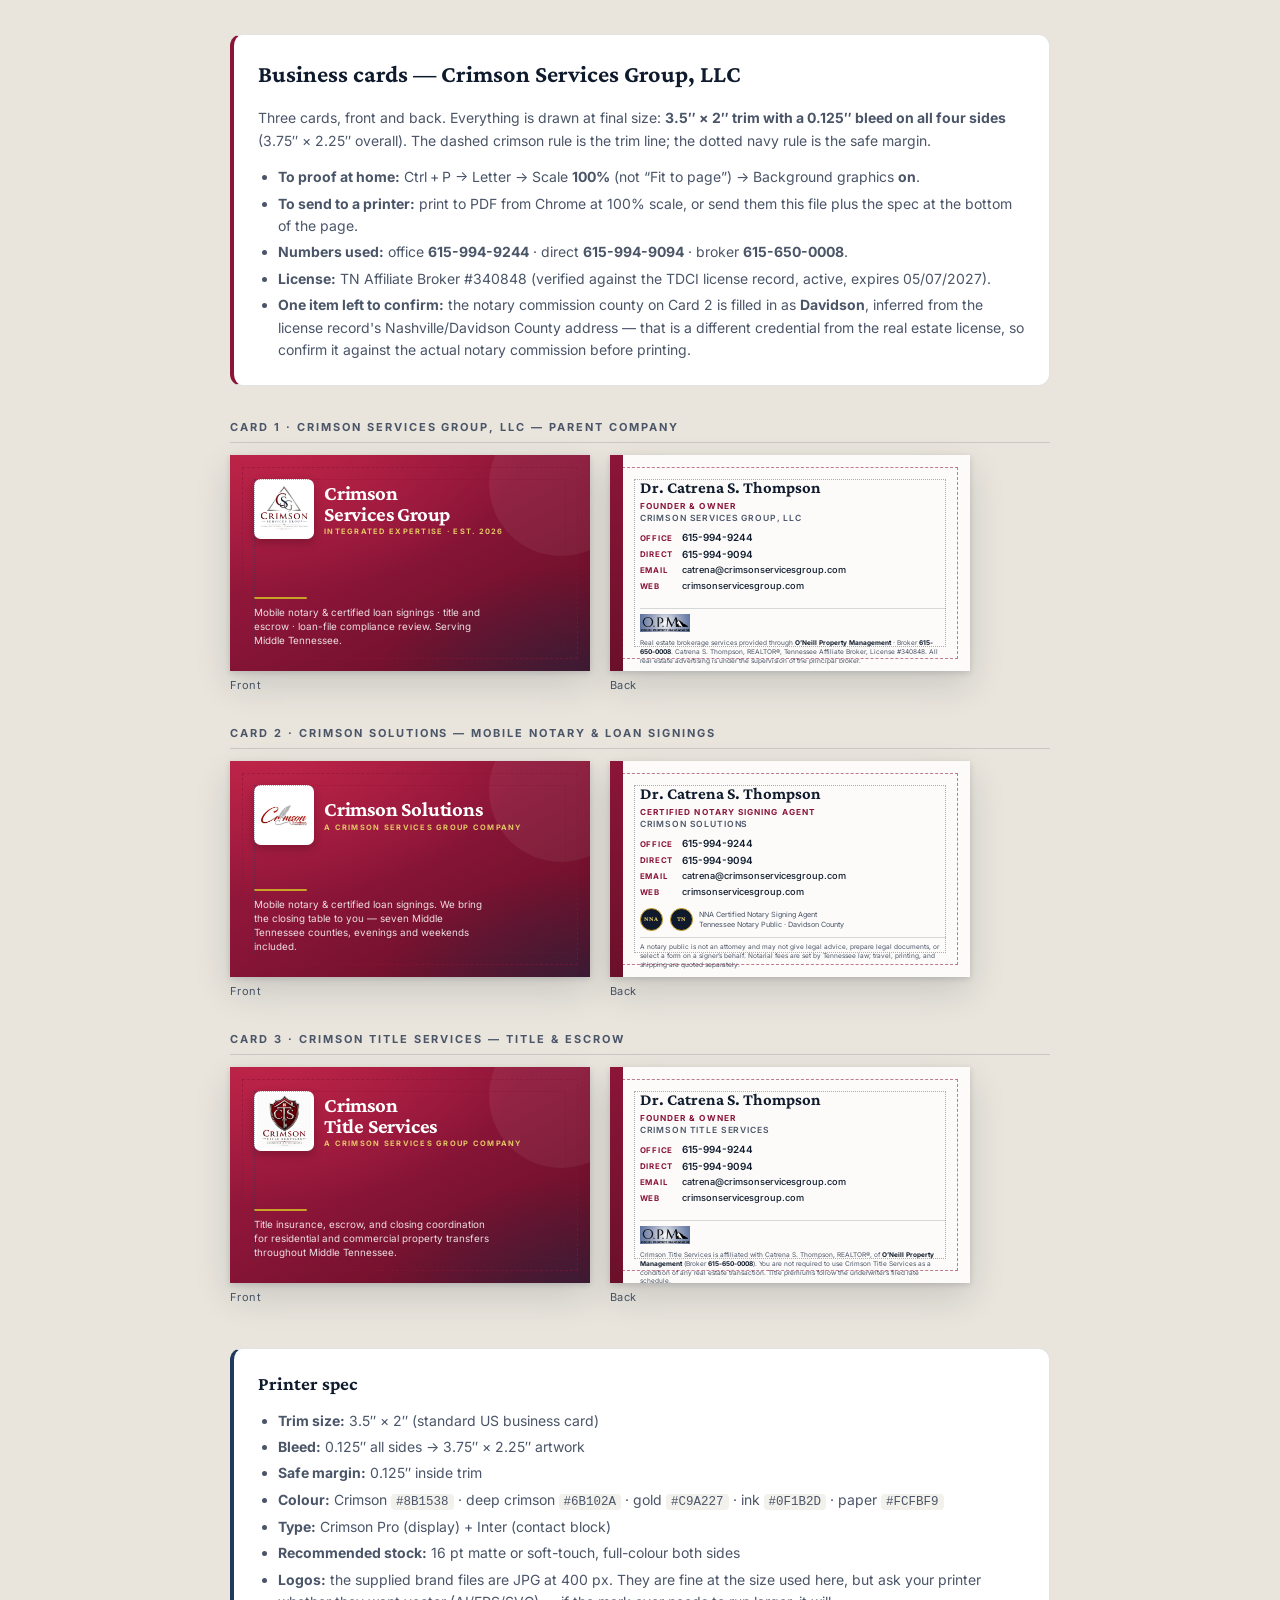
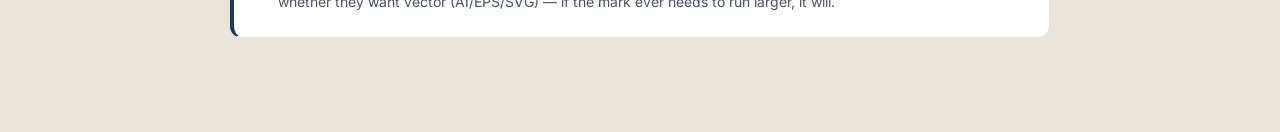
<file: business-cards.html>
<!DOCTYPE html>
<html lang="en">
<head>
<meta charset="utf-8">
<meta name="viewport" content="width=device-width, initial-scale=1">
<title>Business Cards — Crimson Services Group, LLC</title>
<meta name="robots" content="noindex,nofollow">
<link rel="preconnect" href="https://fonts.googleapis.com">
<link rel="preconnect" href="https://fonts.gstatic.com" crossorigin>
<link href="https://fonts.googleapis.com/css2?family=Crimson+Pro:wght@400;500;600;700&family=Inter:wght@300;400;500;600;700&display=swap" rel="stylesheet">
<style>
/* ==========================================================================
   Business cards — print-ready artwork, 3.5in x 2in trim.
   Each .card is drawn at 3.75in x 2.25in: a 0.125in bleed on every edge.
   The dashed rule is the trim line; the inner dotted rule is the 0.125in
   safe margin. Nothing that matters crosses it.

   To print proofs at home: Ctrl+P, Letter, portrait, margins "None" or
   "Default", scale 100% (NOT "fit to page"), background graphics ON.
   To send to a printer: print to PDF from Chrome at 100% scale, or hand them
   this file plus the spec block at the bottom of the page.
   ========================================================================== */
:root{
  --crimson:#8B1538;
  --crimson-dk:#6B102A;
  --crimson-lt:#A91D3A;
  --navy:#1E3A5F;
  --ink:#0F1B2D;
  --gold:#C9A227;
  --gold-lt:#E4C766;
  --paper:#FCFBF9;
  --slate:#4A5568;
  --serif:"Crimson Pro","Iowan Old Style",Palatino,Georgia,serif;
  --sans:"Inter",-apple-system,BlinkMacSystemFont,"Segoe UI",Roboto,Arial,sans-serif;

  --bleed:.125in;
  --trim-w:3.5in;
  --trim-h:2in;
  --card-w:3.75in;   /* trim + bleed both sides */
  --card-h:2.25in;
  --safe:.25in;      /* bleed + 0.125in safe margin, measured from card edge */
}
*,*::before,*::after{box-sizing:border-box}
body{
  margin:0;background:#E9E5DD;color:var(--ink);
  font-family:var(--sans);-webkit-font-smoothing:antialiased;
  print-color-adjust:exact;-webkit-print-color-adjust:exact
}
.page{max-width:9in;margin:0 auto;padding:34px 22px 60px}
.screen-note{
  background:#fff;border:1px solid rgba(15,27,45,.12);border-left:4px solid var(--crimson);
  border-radius:12px;padding:20px 24px;margin-bottom:34px;font-size:14px;line-height:1.6;color:var(--slate)
}
.screen-note h1{font-family:var(--serif);font-size:24px;color:var(--ink);margin:0 0 10px}
.screen-note code{background:#F3F1EC;padding:1px 5px;border-radius:4px;font-size:12.5px}
.screen-note ul{margin:10px 0 0;padding-left:20px}
.screen-note li{margin-bottom:4px}

.set-label{
  font-size:11px;letter-spacing:.18em;text-transform:uppercase;font-weight:700;
  color:var(--slate);margin:34px 0 12px;padding-bottom:8px;border-bottom:1px solid rgba(15,27,45,.14)
}
.pair{display:flex;flex-wrap:wrap;gap:20px;align-items:flex-start}

/* ---------- card shell ---------- */
.card{
  position:relative;width:var(--card-w);height:var(--card-h);
  overflow:hidden;background:#fff;
  box-shadow:0 2px 6px rgba(11,18,32,.14),0 14px 34px rgba(11,18,32,.14);
  break-inside:avoid;page-break-inside:avoid
}
.card-inner{
  position:absolute;inset:var(--safe);z-index:3;
  display:flex;flex-direction:column
}
/* trim + safe guides — a separate layer so artwork pseudos stay printable */
.guide-lines{display:none}
.guides .guide-lines{display:block;position:absolute;inset:0;z-index:9;pointer-events:none}
.guides .guide-lines::before{
  content:"";position:absolute;inset:var(--bleed);border:1px dashed rgba(139,21,56,.55)
}
.guides .guide-lines::after{
  content:"";position:absolute;inset:var(--safe);border:1px dotted rgba(30,58,95,.4)
}
.cap{font-size:11px;color:var(--slate);margin-top:7px;letter-spacing:.04em}

/* ---------- FRONT: crimson field ---------- */
.front{color:#fff}
.front::before{
  content:"";position:absolute;inset:0;z-index:0;
  background:
    radial-gradient(120% 120% at 8% -10%,rgba(196,38,74,.9),transparent 62%),
    radial-gradient(90% 90% at 100% 110%,rgba(21,42,69,.55),transparent 66%),
    linear-gradient(152deg,#A11B3F 0%,#8B1538 44%,#5E0E24 100%);
}
.front::after{
  content:"";position:absolute;z-index:1;pointer-events:none;
  right:-.45in;top:-.45in;width:1.5in;height:1.5in;border-radius:50%;
  background:rgba(255,255,255,.06)
}
.front .card-inner{justify-content:space-between}
.f-top{display:flex;align-items:center;gap:.11in}
.f-logo{
  width:.62in;height:.62in;flex:none;border-radius:.07in;background:#fff;
  padding:.03in;object-fit:contain;box-shadow:0 .04in .1in rgba(0,0,0,.22)
}
.f-name{font-family:var(--serif);font-size:15.5pt;font-weight:700;line-height:1.02;letter-spacing:-.01em;color:#fff}
.f-parent{font-size:5.6pt;letter-spacing:.17em;text-transform:uppercase;color:var(--gold-lt);font-weight:700;margin-top:.035in}
.f-rule{height:2px;width:.55in;background:var(--gold);border-radius:2px;margin:.09in 0 .07in}
.f-tag{font-size:7.4pt;line-height:1.42;color:rgba(255,255,255,.86);max-width:2.5in}
.f-person{font-family:var(--serif);font-size:11.5pt;font-weight:700;color:#fff;line-height:1.1}
.f-title{font-size:6.4pt;letter-spacing:.13em;text-transform:uppercase;color:var(--gold-lt);font-weight:700;margin-top:.03in}

/* ---------- BACK: paper field ---------- */
.back{background:var(--paper);color:var(--ink)}
.back::before{
  content:"";position:absolute;left:0;top:0;bottom:0;width:.14in;z-index:1;
  background:linear-gradient(180deg,var(--crimson) 0%,var(--crimson-dk) 100%)
}
.back .card-inner{padding-left:.06in;justify-content:space-between}
.b-name{font-family:var(--serif);font-size:12.5pt;font-weight:700;line-height:1.08;color:var(--ink)}
.b-role{font-size:6.2pt;letter-spacing:.13em;text-transform:uppercase;color:var(--crimson);font-weight:700;margin-top:.035in}
.b-brand{font-size:6.4pt;letter-spacing:.1em;text-transform:uppercase;color:var(--slate);font-weight:600;margin-top:.02in}

.b-contact{display:grid;grid-template-columns:auto 1fr;gap:.035in .09in;font-size:7.4pt;line-height:1.34;margin-top:.09in}
.b-contact dt{color:var(--crimson);font-weight:700;font-size:5.9pt;letter-spacing:.09em;text-transform:uppercase;align-self:center;white-space:nowrap}
.b-contact dd{margin:0;color:var(--ink);font-weight:600;white-space:nowrap}
.b-contact dd.sm{font-weight:500;font-size:6.9pt}

.b-legal{
  border-top:1px solid rgba(15,27,45,.16);padding-top:.055in;margin-top:.06in;
  font-size:4.9pt;line-height:1.34;color:var(--slate)
}
.b-legal strong{color:var(--ink)}
.b-legal .lgl-row{display:flex;align-items:center;gap:.07in;flex-wrap:wrap}
.b-opm{height:.19in;width:auto;flex:none}
.b-marks{display:flex;align-items:center;gap:.07in;margin-top:.045in}
.b-seal{
  width:.24in;height:.24in;border-radius:50%;flex:none;display:grid;place-items:center;
  background:var(--ink);color:var(--gold-lt);border:.012in solid var(--gold);
  font-family:var(--serif);font-size:5pt;font-weight:700;line-height:1
}

/* Keep the exact print dimensions while scaling screen previews on narrow phones. */
@media screen and (max-width:403px){
  .page{padding:24px 12px 48px}
  .screen-note{padding:18px 16px;margin-bottom:26px}
}
@media screen and (max-width:383px){.card{zoom:.9}}
@media screen and (max-width:347px){.card{zoom:.8}}
@media screen and (max-width:311px){.card{zoom:.7}}

@media print{
  body{background:#fff}
  .page{max-width:none;padding:0}
  .screen-note,.set-label,.cap,.spec{display:none !important}
  .guide-lines{display:none !important}
  .pair{display:block}
  .card{box-shadow:none;margin:0 auto 0}
  @page{size:letter;margin:.25in}
}
</style>
</head>
<body class="guides">
<div class="page">

<div class="screen-note">
  <h1>Business cards — Crimson Services Group, LLC</h1>
  <p>Three cards, front and back. Everything is drawn at final size: <strong>3.5&Prime; &times; 2&Prime; trim with a 0.125&Prime; bleed on all four sides</strong> (3.75&Prime; &times; 2.25&Prime; overall). The dashed crimson rule is the trim line; the dotted navy rule is the safe margin.</p>
  <ul>
    <li><strong>To proof at home:</strong> Ctrl&#8239;+&#8239;P &rarr; Letter &rarr; Scale <strong>100%</strong> (not &ldquo;Fit to page&rdquo;) &rarr; Background graphics <strong>on</strong>.</li>
    <li><strong>To send to a printer:</strong> print to PDF from Chrome at 100% scale, or send them this file plus the spec at the bottom of the page.</li>
    <li><strong>Numbers used:</strong> office <strong>615-994-9244</strong> &middot; direct <strong>615-994-9094</strong> &middot; broker <strong>615-650-0008</strong>.</li>
    <li><strong>License:</strong> TN Affiliate Broker #340848 (verified against the TDCI license record, active, expires 05/07/2027).</li>
    <li><strong>One item left to confirm:</strong> the notary commission county on Card&nbsp;2 is filled in as <strong>Davidson</strong>, inferred from the license record's Nashville/Davidson County address &mdash; that is a different credential from the real estate license, so confirm it against the actual notary commission before printing.</li>
  </ul>
</div>

<!-- ================= CARD 1 — CRIMSON SERVICES GROUP ================= -->
<div class="set-label">Card 1 &middot; Crimson Services Group, LLC &mdash; parent company</div>
<div class="pair">

  <div>
    <div class="card front">
      <span class="guide-lines" aria-hidden="true"></span>
      <div class="card-inner">
        <div class="f-top">
          <img class="f-logo" src="assets/img/logos/crimson-services-group.jpg" alt="">
          <div>
            <div class="f-name">Crimson<br>Services Group</div>
            <div class="f-parent">Integrated Expertise &middot; Est. 2026</div>
          </div>
        </div>
        <div>
          <div class="f-rule"></div>
          <div class="f-tag">Mobile notary &amp; certified loan signings &middot; title and escrow &middot; loan-file compliance review. Serving Middle Tennessee.</div>
        </div>
      </div>
    </div>
    <div class="cap">Front</div>
  </div>

  <div>
    <div class="card back">
      <span class="guide-lines" aria-hidden="true"></span>
      <div class="card-inner">
        <div>
          <div class="b-name">Dr. Catrena S. Thompson</div>
          <div class="b-role">Founder &amp; Owner</div>
          <div class="b-brand">Crimson Services Group, LLC</div>
          <dl class="b-contact">
            <dt>Office</dt><dd>615-994-9244</dd>
            <dt>Direct</dt><dd>615-994-9094</dd>
            <dt>Email</dt><dd class="sm">catrena@crimsonservicesgroup.com</dd>
            <dt>Web</dt><dd class="sm">crimsonservicesgroup.com</dd>
          </dl>
        </div>
        <div class="b-legal">
          <div class="lgl-row">
            <img class="b-opm" src="assets/img/logos/oneill-property-management.jpg" alt="">
            <span>Real estate brokerage services provided through <strong>O&rsquo;Neill Property Management</strong> &middot; Broker <strong>615-650-0008</strong>. Catrena S. Thompson, REALTOR&reg;, Tennessee Affiliate Broker, License&nbsp;#340848. All real estate advertising is under the supervision of the principal broker.</span>
          </div>
        </div>
      </div>
    </div>
    <div class="cap">Back</div>
  </div>

</div>

<!-- ================= CARD 2 — CRIMSON SOLUTIONS ================= -->
<div class="set-label">Card 2 &middot; Crimson Solutions &mdash; mobile notary &amp; loan signings</div>
<div class="pair">

  <div>
    <div class="card front">
      <span class="guide-lines" aria-hidden="true"></span>
      <div class="card-inner">
        <div class="f-top">
          <img class="f-logo" src="assets/img/logos/crimson-solutions.jpg" alt="">
          <div>
            <div class="f-name">Crimson Solutions</div>
            <div class="f-parent">A Crimson Services Group Company</div>
          </div>
        </div>
        <div>
          <div class="f-rule"></div>
          <div class="f-tag">Mobile notary &amp; certified loan signings. We bring the closing table to you &mdash; seven Middle Tennessee counties, evenings and weekends included.</div>
        </div>
      </div>
    </div>
    <div class="cap">Front</div>
  </div>

  <div>
    <div class="card back">
      <span class="guide-lines" aria-hidden="true"></span>
      <div class="card-inner">
        <div>
          <div class="b-name">Dr. Catrena S. Thompson</div>
          <div class="b-role">Certified Notary Signing Agent</div>
          <div class="b-brand">Crimson Solutions</div>
          <dl class="b-contact">
            <dt>Office</dt><dd>615-994-9244</dd>
            <dt>Direct</dt><dd>615-994-9094</dd>
            <dt>Email</dt><dd class="sm">catrena@crimsonservicesgroup.com</dd>
            <dt>Web</dt><dd class="sm">crimsonservicesgroup.com</dd>
          </dl>
          <!-- The NNA's own embed code hotlinks their hosted badge:
               https://www.nationalnotary.org/Image%20Library/NNA/membership%20images/nsa_member_badge.png
               That is right for the website but wrong for print — it is a 100px raster and
               a print shop needs vector or 300dpi artwork. Ask the NNA for a print-resolution
               file, then swap this .b-seal for it. -->
          <div class="b-marks">
            <span class="b-seal">NNA</span>
            <span class="b-seal">TN</span>
            <span style="font-size:5.4pt;line-height:1.3;color:var(--slate)">NNA Certified Notary Signing Agent<br>Tennessee Notary Public &middot; Davidson County</span>
          </div>
        </div>
        <div class="b-legal">
          <span>A notary public is not an attorney and may not give legal advice, prepare legal documents, or select a form on a signer&rsquo;s behalf. Notarial fees are set by Tennessee law; travel, printing, and shipping are quoted separately.</span>
        </div>
      </div>
    </div>
    <div class="cap">Back</div>
  </div>

</div>

<!-- ================= CARD 3 — CRIMSON TITLE SERVICES ================= -->
<div class="set-label">Card 3 &middot; Crimson Title Services &mdash; title &amp; escrow</div>
<div class="pair">

  <div>
    <div class="card front">
      <span class="guide-lines" aria-hidden="true"></span>
      <div class="card-inner">
        <div class="f-top">
          <img class="f-logo" src="assets/img/logos/crimson-title-services.jpg" alt="">
          <div>
            <div class="f-name">Crimson<br>Title Services</div>
            <div class="f-parent">A Crimson Services Group Company</div>
          </div>
        </div>
        <div>
          <div class="f-rule"></div>
          <div class="f-tag">Title insurance, escrow, and closing coordination for residential and commercial property transfers throughout Middle Tennessee.</div>
        </div>
      </div>
    </div>
    <div class="cap">Front</div>
  </div>

  <div>
    <div class="card back">
      <span class="guide-lines" aria-hidden="true"></span>
      <div class="card-inner">
        <div>
          <div class="b-name">Dr. Catrena S. Thompson</div>
          <div class="b-role">Founder &amp; Owner</div>
          <div class="b-brand">Crimson Title Services</div>
          <dl class="b-contact">
            <dt>Office</dt><dd>615-994-9244</dd>
            <dt>Direct</dt><dd>615-994-9094</dd>
            <dt>Email</dt><dd class="sm">catrena@crimsonservicesgroup.com</dd>
            <dt>Web</dt><dd class="sm">crimsonservicesgroup.com</dd>
          </dl>
        </div>
        <div class="b-legal">
          <div class="lgl-row">
            <img class="b-opm" src="assets/img/logos/oneill-property-management.jpg" alt="">
            <span>Crimson Title Services is affiliated with Catrena S. Thompson, REALTOR&reg;, of <strong>O&rsquo;Neill Property Management</strong> (Broker <strong>615-650-0008</strong>). You are not required to use Crimson Title Services as a condition of any real estate transaction. Title premiums follow the underwriter&rsquo;s filed rate schedule.</span>
          </div>
        </div>
      </div>
    </div>
    <div class="cap">Back</div>
  </div>

</div>

<!-- ================= PRINT SPEC ================= -->
<div class="spec screen-note" style="margin-top:44px;border-left-color:var(--navy)">
  <h1 style="font-size:19px">Printer spec</h1>
  <ul>
    <li><strong>Trim size:</strong> 3.5&Prime; &times; 2&Prime; (standard US business card)</li>
    <li><strong>Bleed:</strong> 0.125&Prime; all sides &rarr; 3.75&Prime; &times; 2.25&Prime; artwork</li>
    <li><strong>Safe margin:</strong> 0.125&Prime; inside trim</li>
    <li><strong>Colour:</strong> Crimson <code>#8B1538</code> &middot; deep crimson <code>#6B102A</code> &middot; gold <code>#C9A227</code> &middot; ink <code>#0F1B2D</code> &middot; paper <code>#FCFBF9</code></li>
    <li><strong>Type:</strong> Crimson Pro (display) + Inter (contact block)</li>
    <li><strong>Recommended stock:</strong> 16&nbsp;pt matte or soft-touch, full-colour both sides</li>
    <li><strong>Logos:</strong> the supplied brand files are JPG at 400&nbsp;px. They are fine at the size used here, but ask your printer whether they want vector (AI/EPS/SVG) &mdash; if the mark ever needs to run larger, it will.</li>
  </ul>
</div>

</div>
</body>
</html>
</file>
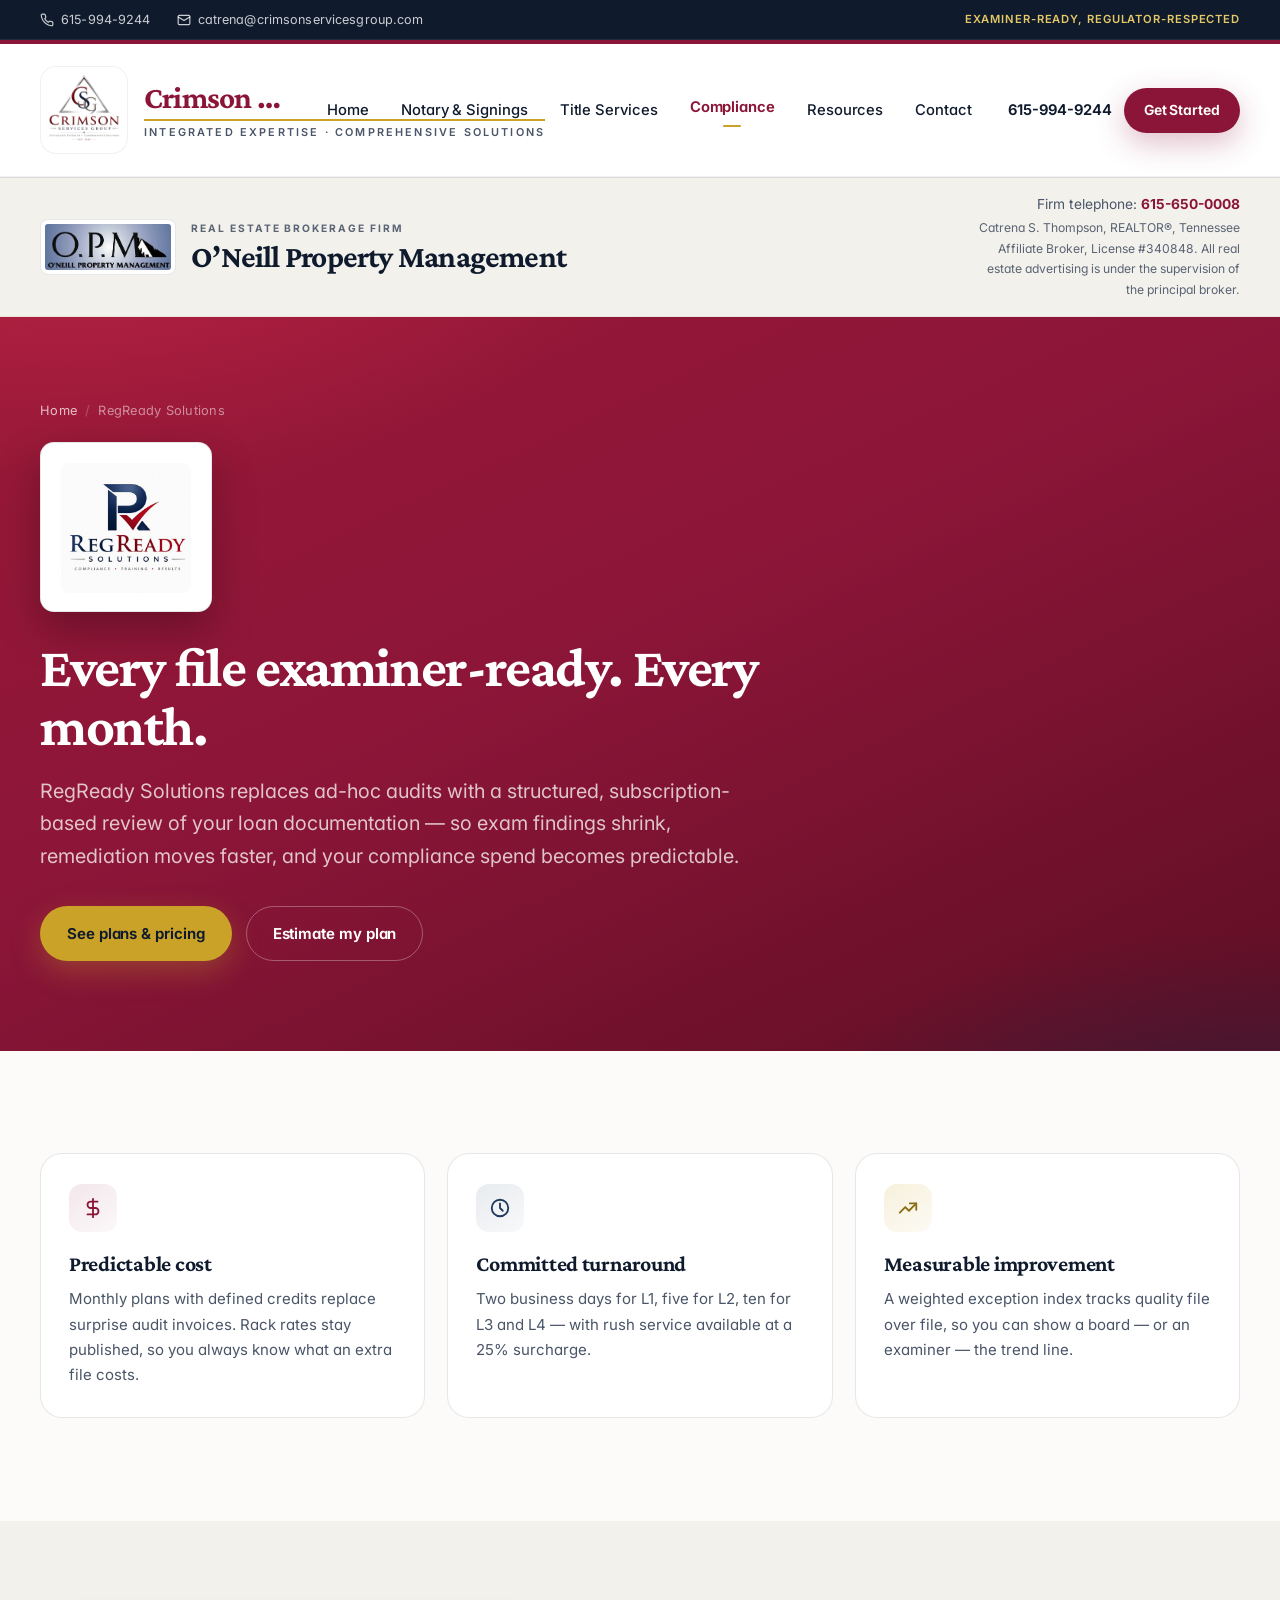
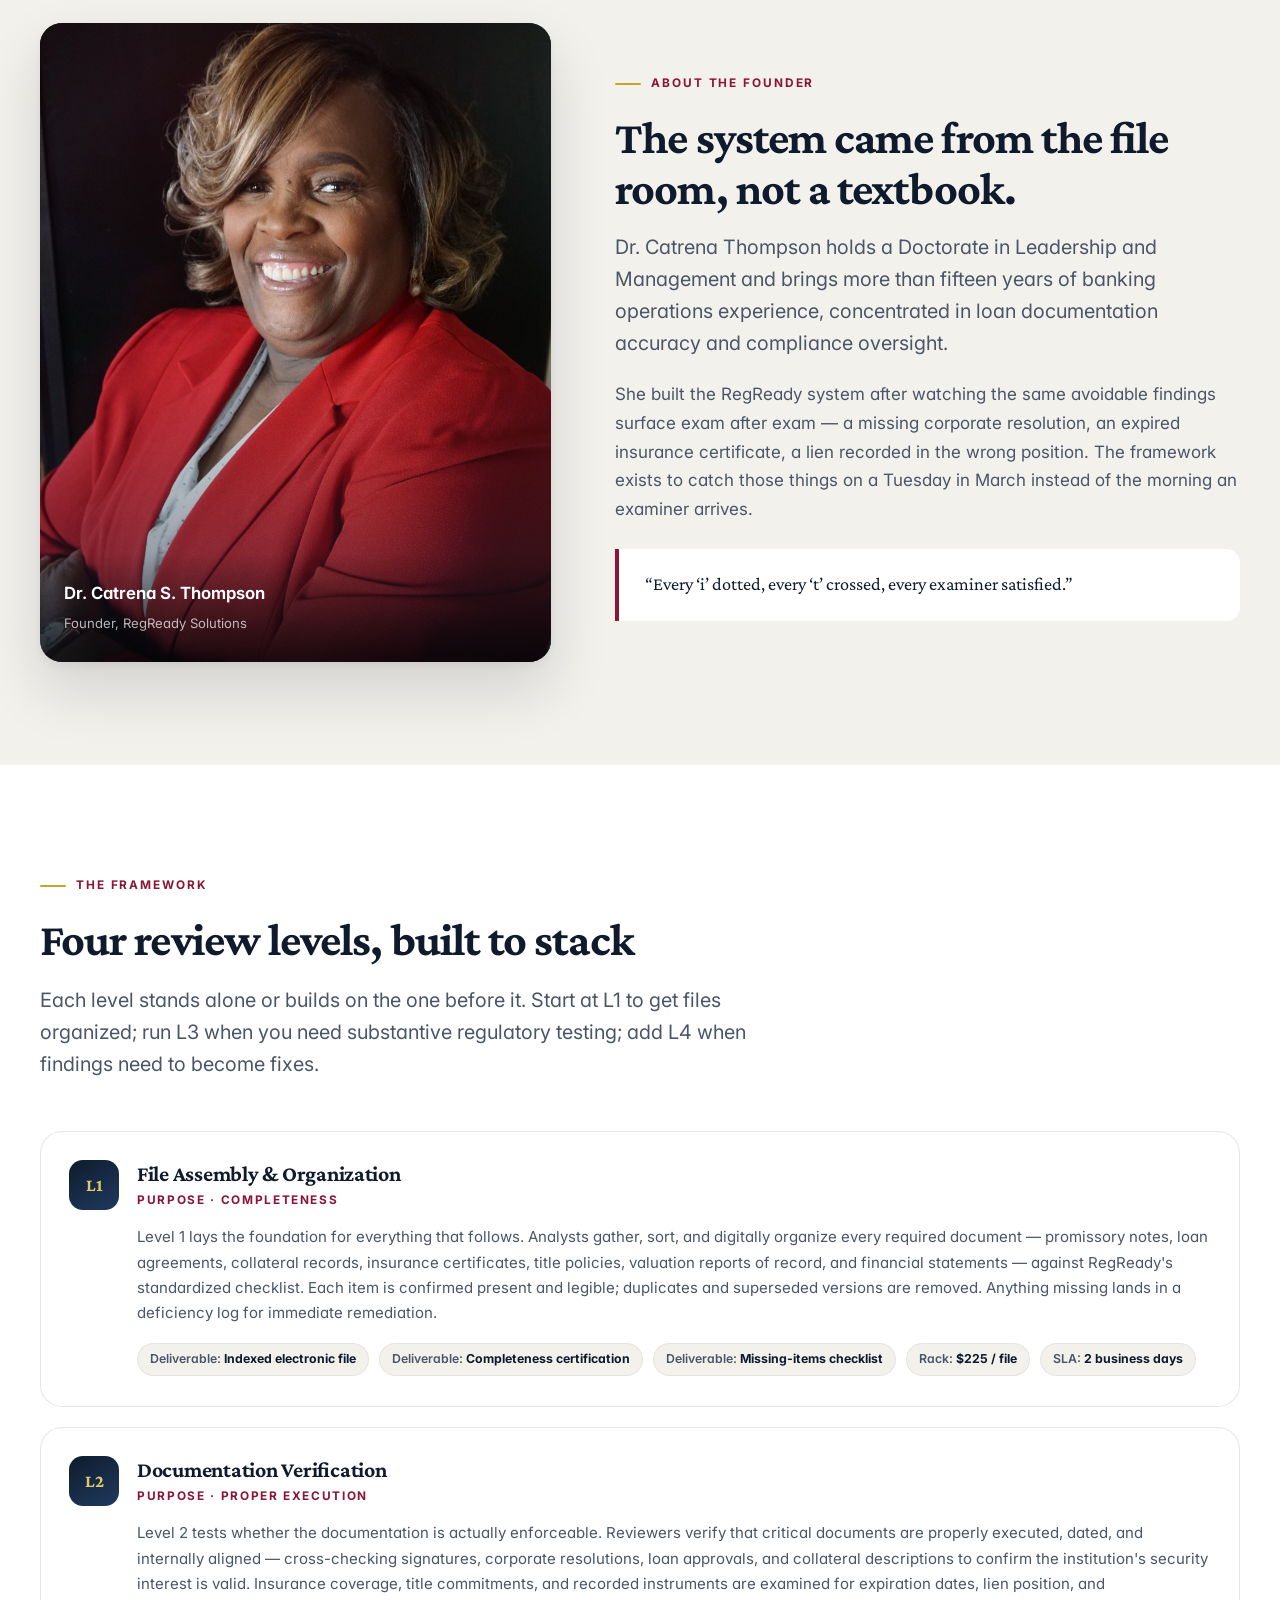
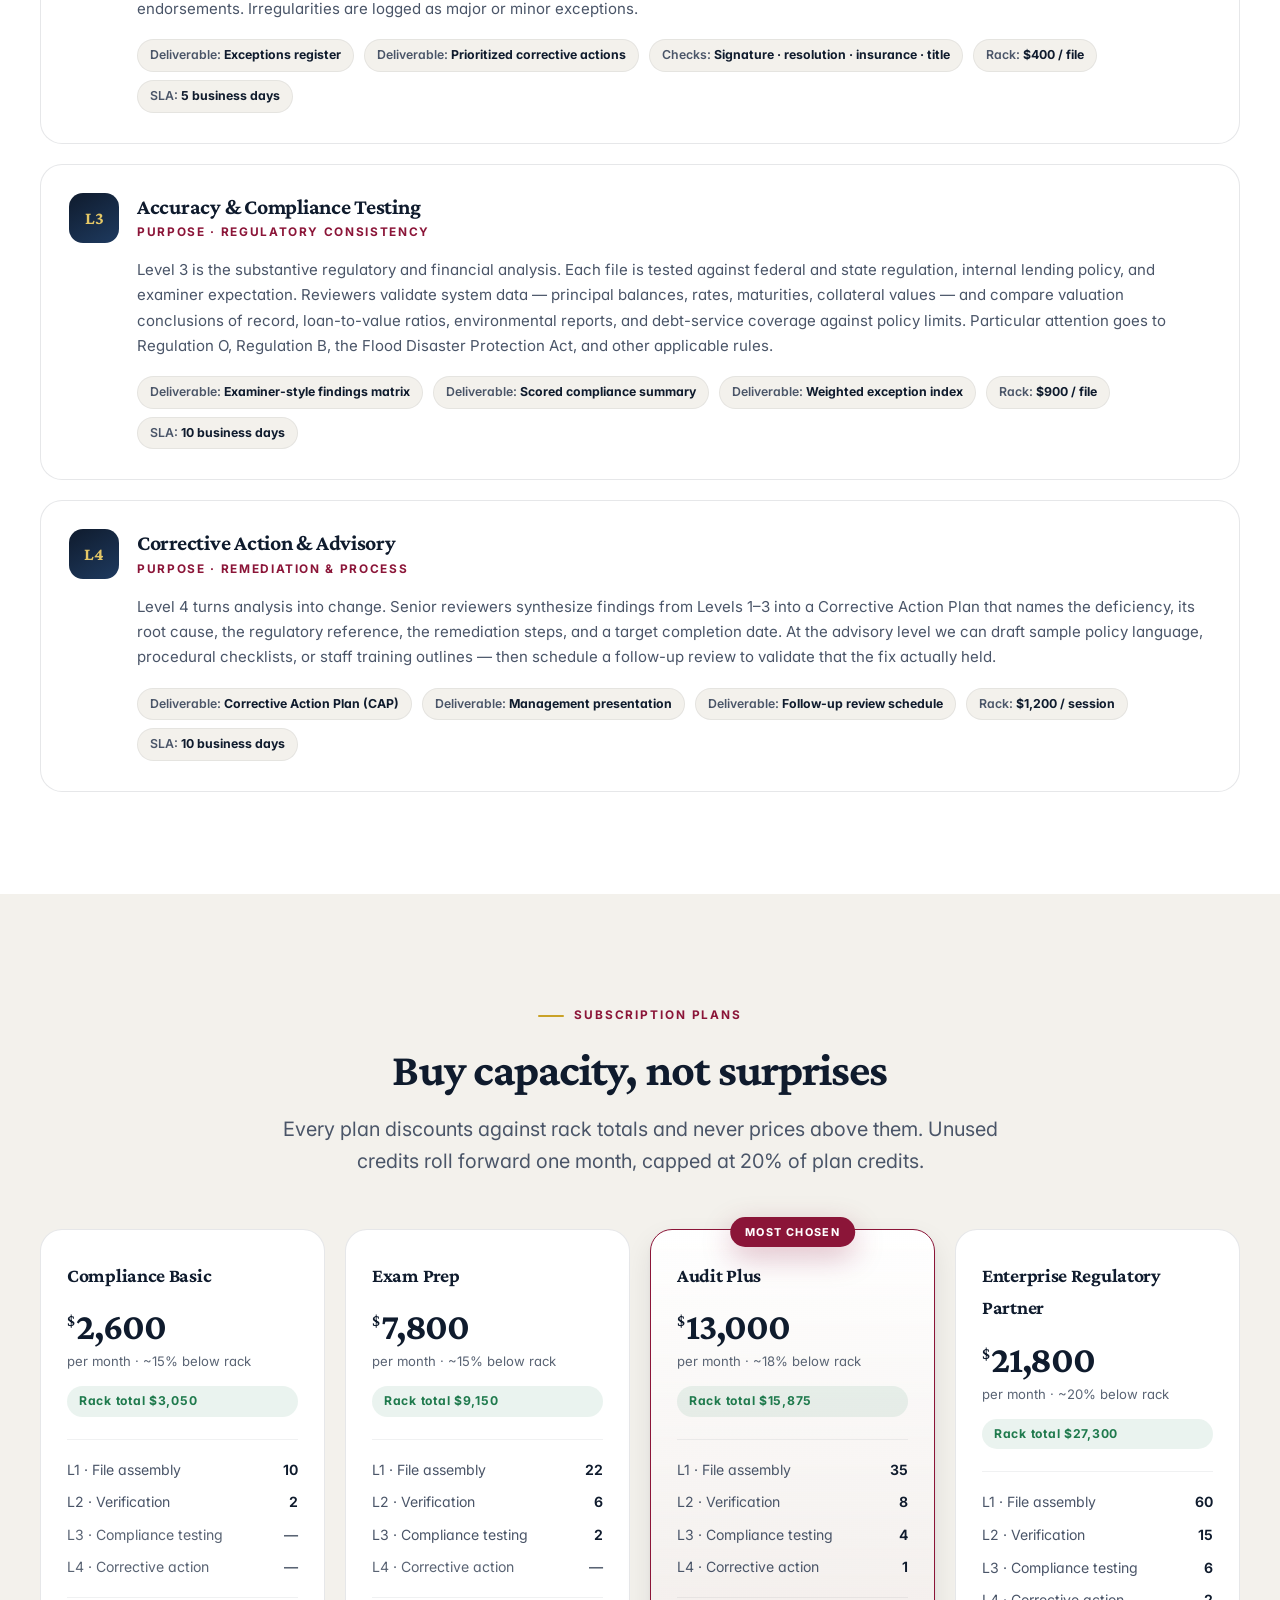
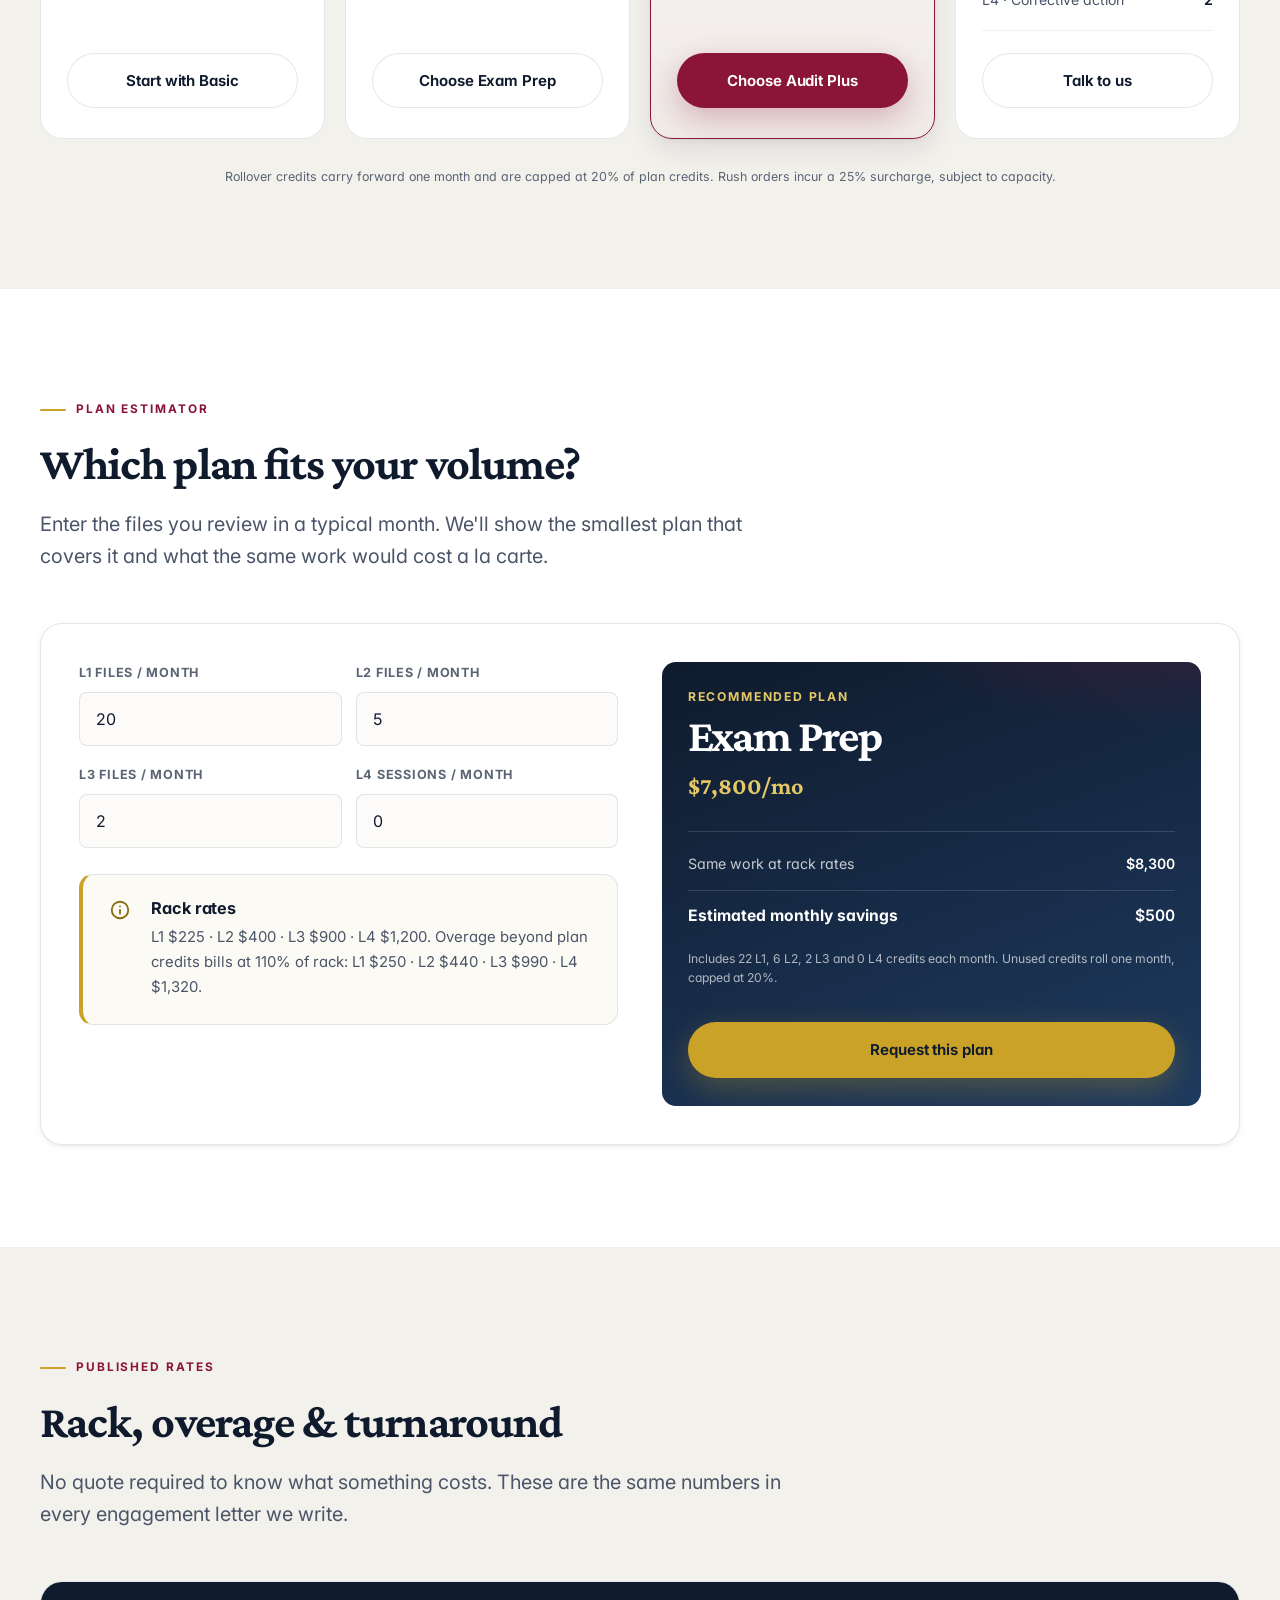
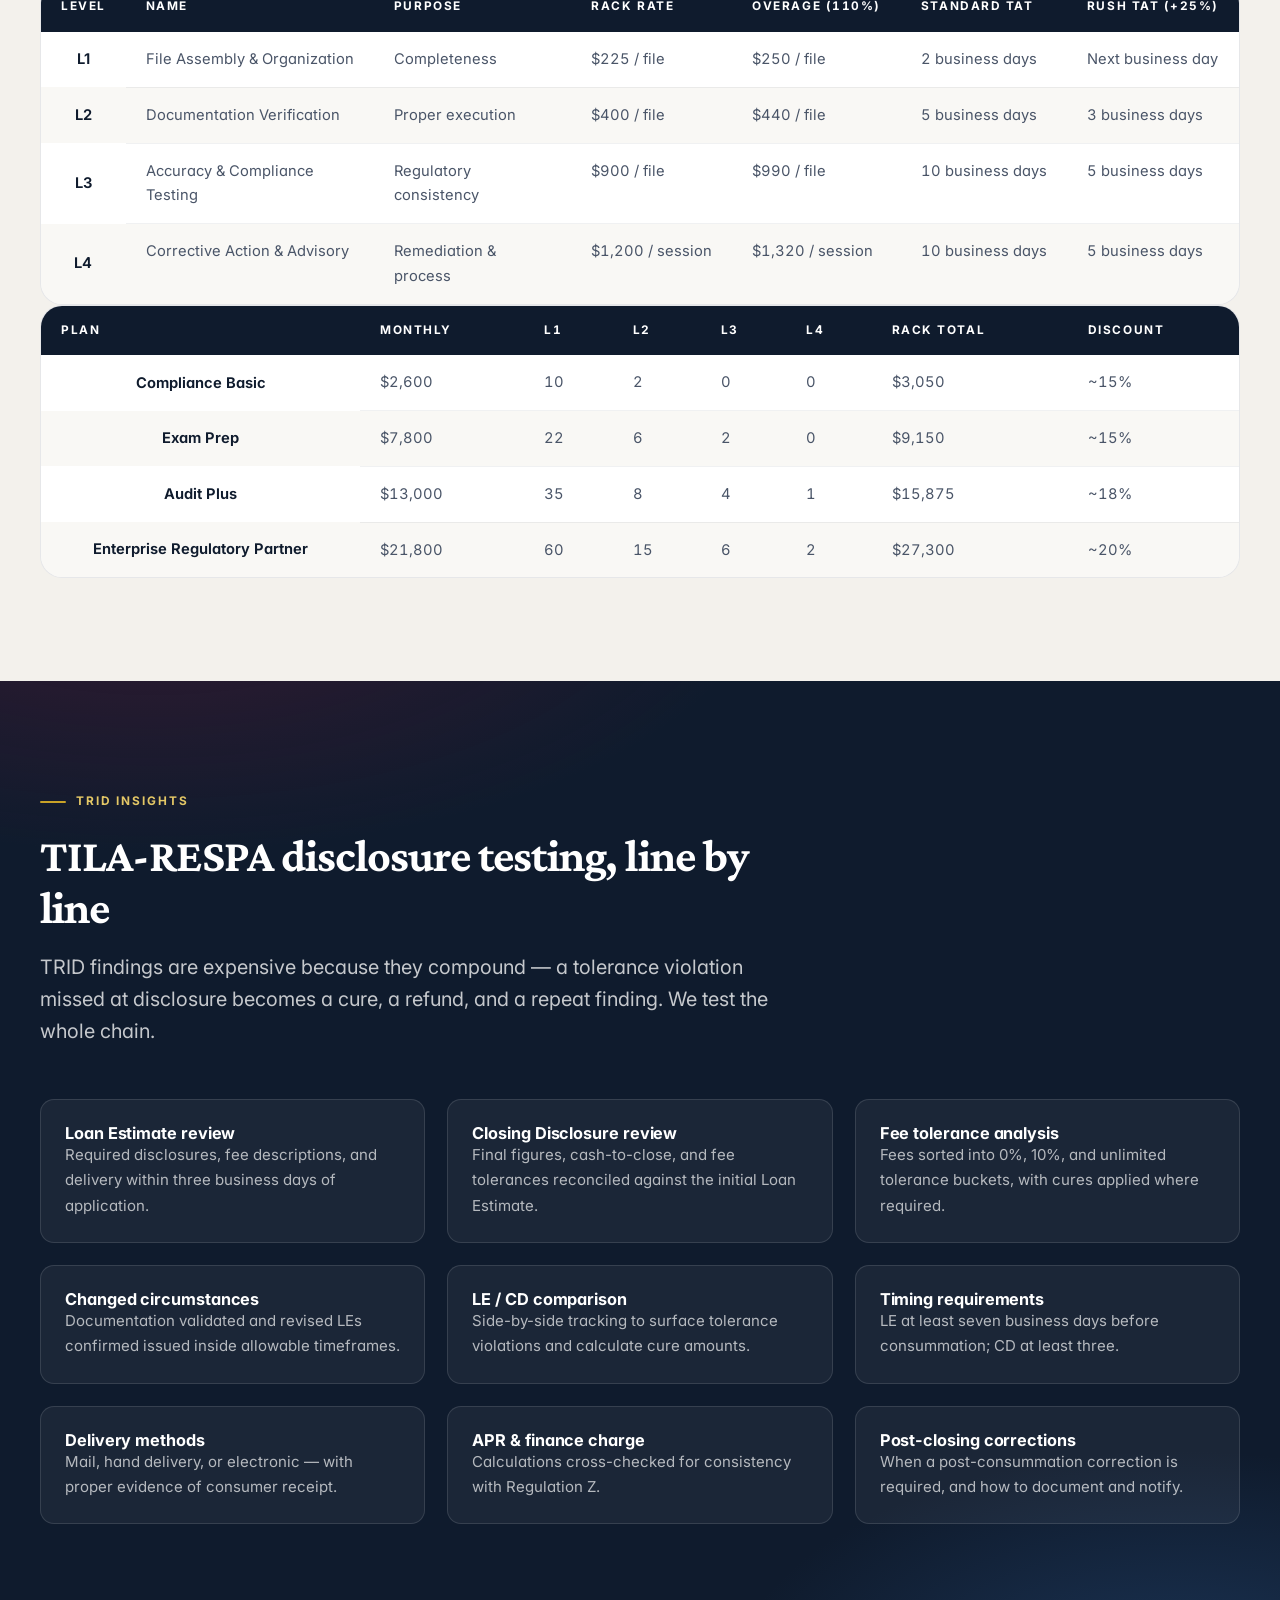
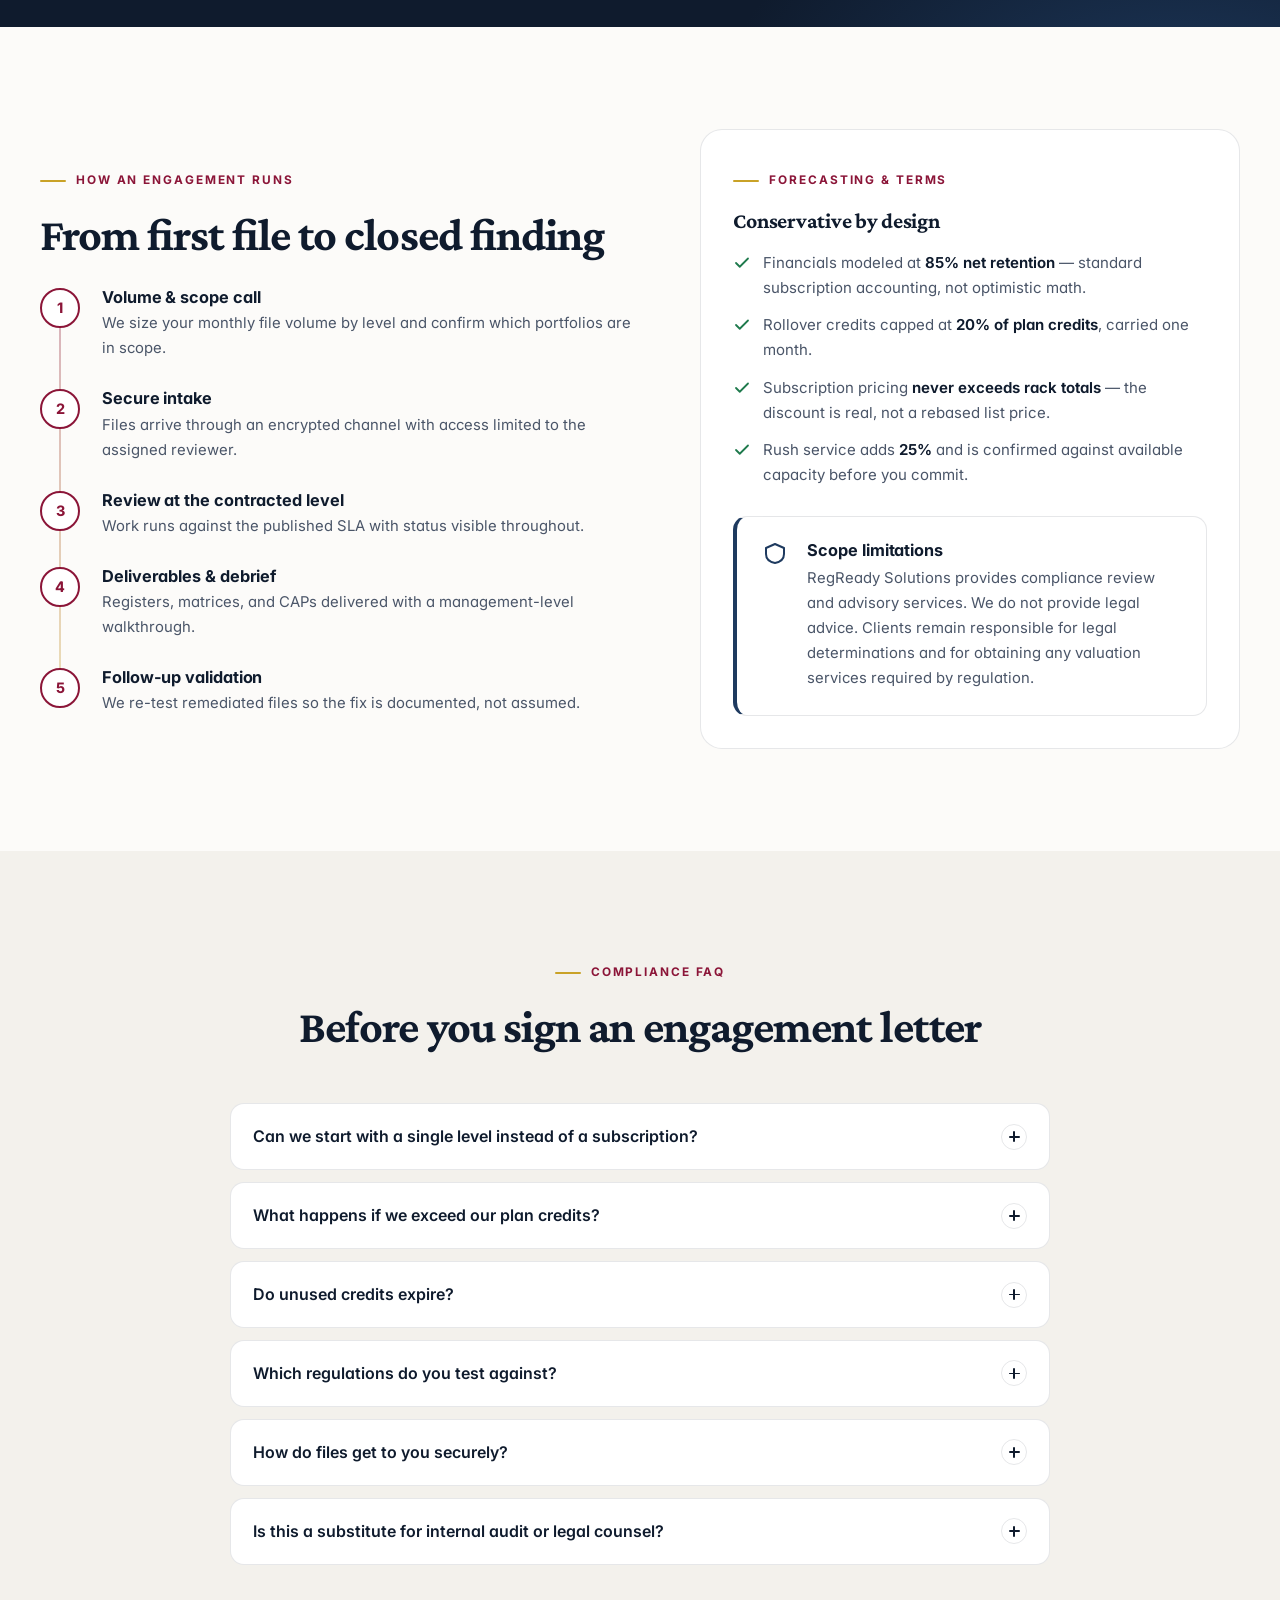
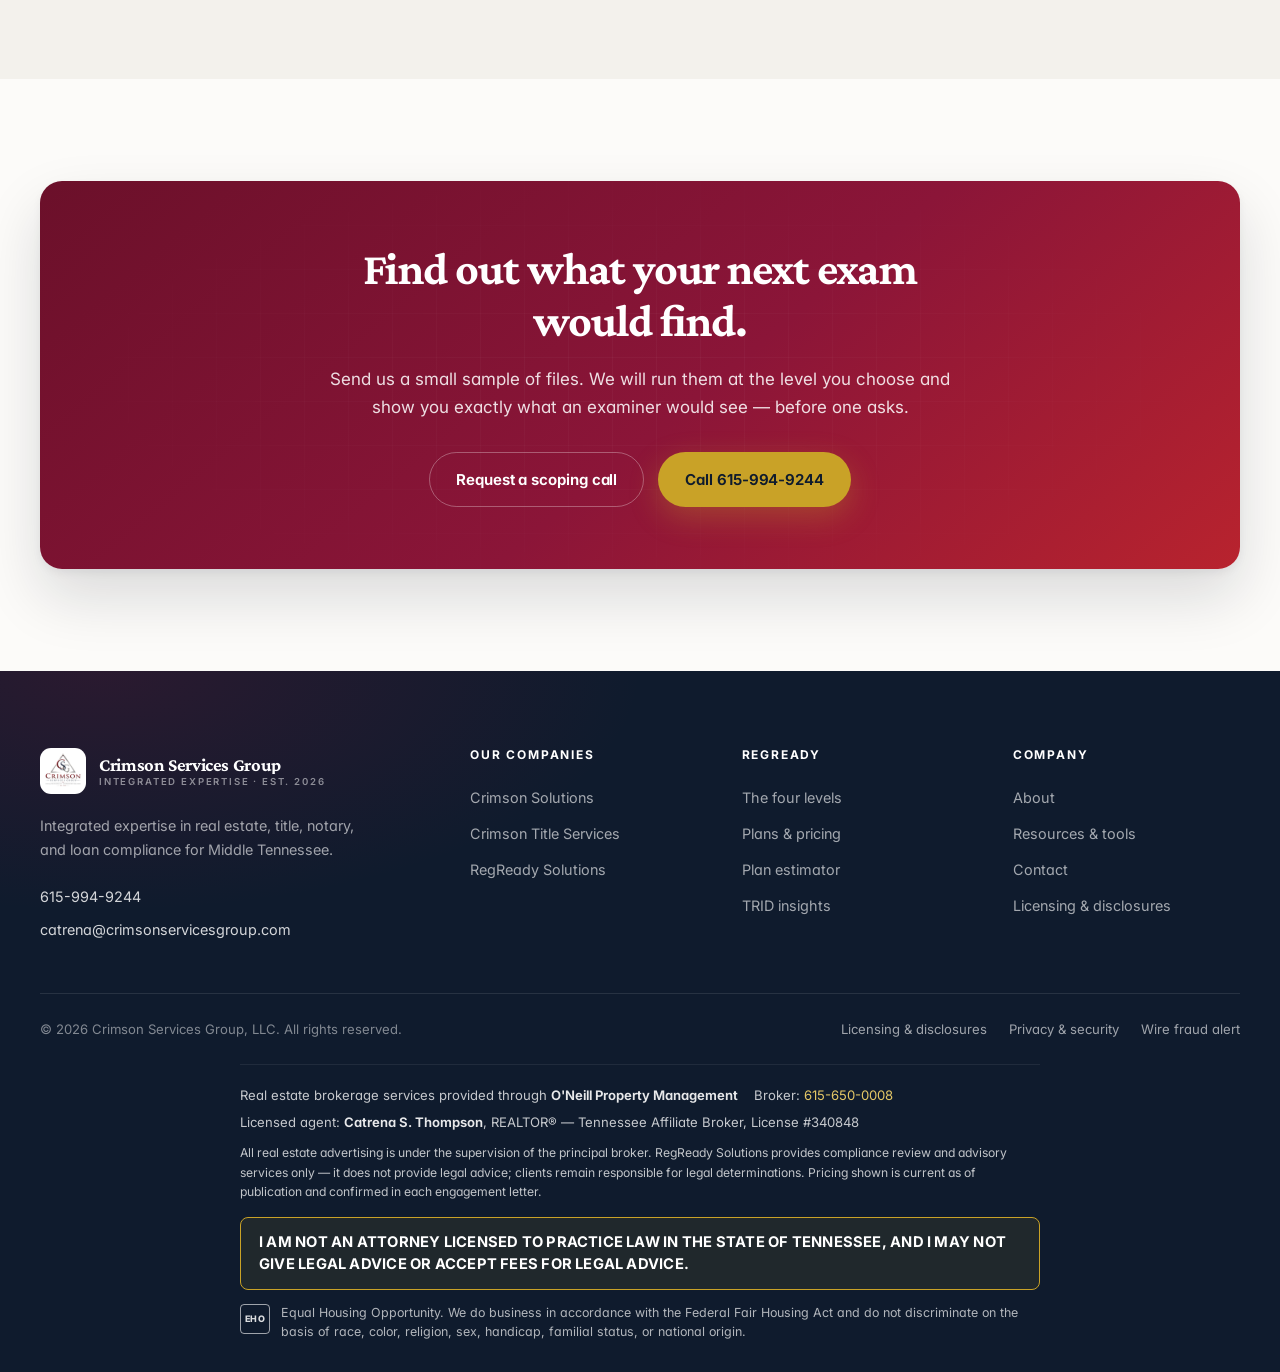
<file: regready.html>
<!DOCTYPE html>
<html lang="en">
<head>
<meta charset="utf-8">
<meta name="viewport" content="width=device-width, initial-scale=1">
<title>RegReady Solutions | Bank Loan File Review &amp; Compliance Subscriptions</title>
<meta name="description" content="Subscription-based loan documentation and regulatory compliance review for financial institutions. Four review levels, published SLAs, and plans from $2,600/month. Examiner-ready, regulator-respected.">
<meta name="theme-color" content="#0F1B2D">
<link rel="canonical" href="https://www.crimsonservicesgroup.com/regready.html">
<link rel="icon" type="image/jpeg" href="assets/img/logos/regready-solutions.jpg">
<link rel="apple-touch-icon" href="assets/img/logos/regready-solutions.jpg">

<meta property="og:type" content="website">
<meta property="og:site_name" content="Crimson Services Group, LLC">
<meta property="og:url" content="https://www.crimsonservicesgroup.com/regready.html">
<meta property="og:title" content="RegReady Solutions | Bank Loan File Review &amp; Compliance">
<meta property="og:description" content="Subscription loan file and regulatory compliance review for banks. Four review levels, published SLAs, plans from $2,600 per month.">
<meta property="og:image" content="https://www.crimsonservicesgroup.com/assets/img/logos/regready-horizontal.jpg">
<meta property="og:image:width" content="1149">
<meta property="og:image:height" content="490">
<meta property="og:image:alt" content="RegReady Solutions logo">
<meta name="twitter:card" content="summary_large_image">

<link rel="preconnect" href="https://fonts.googleapis.com">
<link rel="preconnect" href="https://fonts.gstatic.com" crossorigin>
<link href="https://fonts.googleapis.com/css2?family=Crimson+Pro:wght@400;500;600;700&family=Inter:wght@300;400;500;600;700&display=swap" rel="stylesheet">
<link rel="stylesheet" href="assets/css/site.css">

<script type="application/ld+json">
{
  "@context":"https://schema.org",
  "@type":"FAQPage",
  "mainEntity":[
    {"@type":"Question","name":"Can we start with a single level instead of a subscription?","acceptedAnswer":{"@type":"Answer","text":"Yes. Every level is available a la carte at the published rack rate. Most institutions start with a small L1 or L2 batch to see the deliverables, then move to a plan once the volume is clear."}},
    {"@type":"Question","name":"What happens if we exceed our plan credits?","acceptedAnswer":{"@type":"Answer","text":"Additional files bill at the overage rate - 110% of rack: $250 for L1, $440 for L2, $990 for L3, and $1,320 for an L4 session. You are never blocked from submitting work; you simply see the overage on that month's invoice."}},
    {"@type":"Question","name":"Do unused credits expire?","acceptedAnswer":{"@type":"Answer","text":"Unused credits roll forward one month, capped at 20% of your plan credits. The cap keeps the model honest for both sides - it prevents a year of unused capacity from being dumped into a single month we cannot staff."}},
    {"@type":"Question","name":"Which regulations do you test against?","acceptedAnswer":{"@type":"Answer","text":"L3 testing covers applicable federal and state requirements, with particular attention to Regulation O, Regulation B, the Flood Disaster Protection Act, TILA-RESPA integrated disclosure rules, and your own internal lending policy. Scope is confirmed in writing before work begins."}},
    {"@type":"Question","name":"How do files get to you securely?","acceptedAnswer":{"@type":"Answer","text":"Through an encrypted transfer channel with role-based access and multi-factor authentication. Access is limited to the assigned reviewer, activity is logged, and retention follows the schedule set in your engagement letter."}},
    {"@type":"Question","name":"Is this a substitute for internal audit or legal counsel?","acceptedAnswer":{"@type":"Answer","text":"No. RegReady is a documentation and compliance review function that complements internal audit and works alongside your counsel. We do not provide legal advice."}}
  ]
}
</script>
</head>
<body id="top">

<a class="skip-link" href="#main">Skip to content</a>

<div class="topbar">
  <div class="wrap">
    <a href="tel:6159949244"><svg width="14" height="14" viewBox="0 0 24 24" fill="none" stroke="currentColor" stroke-width="2" stroke-linecap="round" stroke-linejoin="round"><path d="M22 16.92v3a2 2 0 0 1-2.18 2 19.79 19.79 0 0 1-8.63-3.07 19.5 19.5 0 0 1-6-6 19.79 19.79 0 0 1-3.07-8.67A2 2 0 0 1 4.11 2h3a2 2 0 0 1 2 1.72c.13.96.36 1.9.7 2.81a2 2 0 0 1-.45 2.11L8.09 9.91a16 16 0 0 0 6 6l1.27-1.27a2 2 0 0 1 2.11-.45c.9.34 1.85.57 2.81.7A2 2 0 0 1 22 16.92z"/></svg>615-994-9244</a>
    <a href="mailto:catrena@crimsonservicesgroup.com"><svg width="14" height="14" viewBox="0 0 24 24" fill="none" stroke="currentColor" stroke-width="2" stroke-linecap="round" stroke-linejoin="round"><rect x="2" y="4" width="20" height="16" rx="2"/><path d="m22 7-10 6L2 7"/></svg>catrena@crimsonservicesgroup.com</a>
    <span class="tb-spacer tb-tag">Examiner-Ready, Regulator-Respected</span>
  </div>
</div>

<header class="site-header">
  <nav class="nav" aria-label="Main navigation">
    <a class="brand" href="index.html">
      <img class="brand-logo" src="assets/img/logos/crimson-services-group.jpg" alt="Crimson Services Group logo" width="88" height="88">
      <span class="brand-txt">
        <span class="brand-name">Crimson Services Group</span>
        <span class="brand-sub">Integrated Expertise · Comprehensive Solutions</span>
      </span>
    </a>
    <ul class="nav-links" id="navLinks">
      <li><a href="index.html">Home</a></li>
      <li><a href="crimson-solutions.html">Notary &amp; Signings</a></li>
      <li><a href="title-services.html">Title Services</a></li>
      <li><a href="regready.html">Compliance</a></li>
      <li><a href="resources.html">Resources</a></li>
      <li><a href="contact.html">Contact</a></li>
    </ul>
    <div class="nav-actions">
      <a class="nav-phone" href="tel:6159949244">615-994-9244</a>
      <a class="btn btn--primary btn--sm" href="contact.html">Get Started</a>
    </div>
    <button class="nav-toggle" id="navToggle" aria-expanded="false" aria-controls="navLinks" aria-label="Toggle navigation menu"><span></span></button>
  </nav>
</header>

<!-- ============ BROKERAGE BAND (TREC Rule 1260-02-.12(3)(b)) ============
     Firm name + firm telephone as filed with the Commission, on every page.
     The firm name is typeset at the same size as "Crimson Services Group" in
     the header, as the rule requires. Do not shrink it in isolation. -->
<div class="brokerage-band" role="region" aria-label="Real estate brokerage firm disclosure">
  <div class="wrap">
    <div class="bb-lockup">
      <img class="bb-logo" src="assets/img/logos/oneill-property-management.jpg" alt="O'Neill Property Management" width="329" height="120">
      <span class="bb-txt">
        <span class="bb-eyebrow">Real estate brokerage firm</span>
        <span class="bb-firm">O&rsquo;Neill Property Management</span>
      </span>
    </div>
    <span class="bb-meta">
      <span>Firm telephone: <a href="tel:6156500008">615-650-0008</a></span>
      <span class="bb-sup">Catrena S. Thompson, REALTOR&reg;, Tennessee Affiliate Broker, License #340848. All real estate advertising is under the supervision of the principal broker.</span>
    </span>
  </div>
</div>

<main id="main" tabindex="-1">

<!-- ============ PAGE HERO ============ -->
<section class="page-hero">
  <div class="wrap">
    <div class="page-hero-inner">
      <div class="crumbs"><a href="index.html">Home</a><span>/</span>RegReady Solutions</div>
      <div class="logo-tile" style="margin-bottom:26px">
        <img src="assets/img/logos/regready-solutions.jpg" alt="RegReady Solutions logo">
      </div>
      <h1>Every file examiner-ready. Every month.</h1>
      <p class="lead">RegReady Solutions replaces ad-hoc audits with a structured, subscription-based review of your loan documentation — so exam findings shrink, remediation moves faster, and your compliance spend becomes predictable.</p>
      <div class="hero-cta">
        <a class="btn btn--gold" href="#pricing">See plans &amp; pricing</a>
        <a class="btn btn--light" href="#estimator">Estimate my plan</a>
      </div>
    </div>
  </div>
</section>

<!-- ============ VALUE PROPS ============ -->
<section class="section section--paper">
  <div class="wrap">
    <h2 class="sr-only">Why RegReady Solutions</h2>
    <div class="grid g-3">
      <article class="card" data-reveal>
        <div class="card-ico"><svg width="22" height="22" viewBox="0 0 24 24" fill="none" stroke="currentColor" stroke-width="2" stroke-linecap="round" stroke-linejoin="round"><path d="M12 2v20M17 5H9.5a3.5 3.5 0 0 0 0 7h5a3.5 3.5 0 0 1 0 7H6"/></svg></div>
        <h3>Predictable cost</h3>
        <p>Monthly plans with defined credits replace surprise audit invoices. Rack rates stay published, so you always know what an extra file costs.</p>
      </article>
      <article class="card" data-reveal data-delay="1">
        <div class="card-ico card-ico--navy"><svg width="22" height="22" viewBox="0 0 24 24" fill="none" stroke="currentColor" stroke-width="2" stroke-linecap="round" stroke-linejoin="round"><circle cx="12" cy="12" r="9"/><path d="M12 7v5l3 3"/></svg></div>
        <h3>Committed turnaround</h3>
        <p>Two business days for L1, five for L2, ten for L3 and L4 — with rush service available at a 25% surcharge.</p>
      </article>
      <article class="card" data-reveal data-delay="2">
        <div class="card-ico card-ico--gold"><svg width="22" height="22" viewBox="0 0 24 24" fill="none" stroke="currentColor" stroke-width="2" stroke-linecap="round" stroke-linejoin="round"><path d="M3 17l6-6 4 4 8-8"/><path d="M14 7h7v7"/></svg></div>
        <h3>Measurable improvement</h3>
        <p>A weighted exception index tracks quality file over file, so you can show a board — or an examiner — the trend line.</p>
      </article>
    </div>
  </div>
</section>

<!-- ============ FOUNDER ============ -->
<section class="section section--sand">
  <div class="wrap founder">
    <div class="founder-media" data-reveal>
      <img src="assets/img/team/catrena-thompson.jpg" alt="Dr. Catrena S. Thompson, Founder of RegReady Solutions" width="900" height="1350">
      <div class="founder-cap">
        <strong>Dr. Catrena S. Thompson</strong>
        <span>Founder, RegReady Solutions</span>
      </div>
    </div>
    <div data-reveal data-delay="1">
      <span class="eyebrow">About the founder</span>
      <h2>The system came from the file room, not a textbook.</h2>
      <p class="lead mt-s">Dr. Catrena Thompson holds a Doctorate in Leadership and Management and brings more than fifteen years of banking operations experience, concentrated in loan documentation accuracy and compliance oversight.</p>
      <p>She built the RegReady system after watching the same avoidable findings surface exam after exam — a missing corporate resolution, an expired insurance certificate, a lien recorded in the wrong position. The framework exists to catch those things on a Tuesday in March instead of the morning an examiner arrives.</p>
      <blockquote style="margin:26px 0 0;padding:22px 26px;background:#fff;border-left:4px solid var(--crimson);border-radius:0 var(--r) var(--r) 0;font-family:var(--serif);font-size:1.14rem;color:var(--ink);line-height:1.5">
        “Every ‘i’ dotted, every ‘t’ crossed, every examiner satisfied.”
      </blockquote>
    </div>
  </div>
</section>

<!-- ============ THE FOUR LEVELS ============ -->
<section class="section section--white" id="levels">
  <div class="wrap">
    <div class="section-head" data-reveal>
      <span class="eyebrow">The framework</span>
      <h2>Four review levels, built to stack</h2>
      <p class="lead">Each level stands alone or builds on the one before it. Start at L1 to get files organized; run L3 when you need substantive regulatory testing; add L4 when findings need to become fixes.</p>
    </div>

    <div class="levels">
      <article class="level" data-reveal>
        <h3>File Assembly &amp; Organization</h3>
        <div class="lvl-purpose">Purpose · Completeness</div>
        <p>Level 1 lays the foundation for everything that follows. Analysts gather, sort, and digitally organize every required document — promissory notes, loan agreements, collateral records, insurance certificates, title policies, valuation reports of record, and financial statements — against RegReady's standardized checklist. Each item is confirmed present and legible; duplicates and superseded versions are removed. Anything missing lands in a deficiency log for immediate remediation.</p>
        <div class="lvl-meta">
          <span class="lvl-tag">Deliverable: <b>Indexed electronic file</b></span>
          <span class="lvl-tag">Deliverable: <b>Completeness certification</b></span>
          <span class="lvl-tag">Deliverable: <b>Missing-items checklist</b></span>
          <span class="lvl-tag">Rack: <b>$225 / file</b></span>
          <span class="lvl-tag">SLA: <b>2 business days</b></span>
        </div>
      </article>

      <article class="level" data-reveal>
        <h3>Documentation Verification</h3>
        <div class="lvl-purpose">Purpose · Proper execution</div>
        <p>Level 2 tests whether the documentation is actually enforceable. Reviewers verify that critical documents are properly executed, dated, and internally aligned — cross-checking signatures, corporate resolutions, loan approvals, and collateral descriptions to confirm the institution's security interest is valid. Insurance coverage, title commitments, and recorded instruments are examined for expiration dates, lien position, and endorsements. Irregularities are logged as major or minor exceptions.</p>
        <div class="lvl-meta">
          <span class="lvl-tag">Deliverable: <b>Exceptions register</b></span>
          <span class="lvl-tag">Deliverable: <b>Prioritized corrective actions</b></span>
          <span class="lvl-tag">Checks: <b>Signature · resolution · insurance · title</b></span>
          <span class="lvl-tag">Rack: <b>$400 / file</b></span>
          <span class="lvl-tag">SLA: <b>5 business days</b></span>
        </div>
      </article>

      <article class="level" data-reveal>
        <h3>Accuracy &amp; Compliance Testing</h3>
        <div class="lvl-purpose">Purpose · Regulatory consistency</div>
        <p>Level 3 is the substantive regulatory and financial analysis. Each file is tested against federal and state regulation, internal lending policy, and examiner expectation. Reviewers validate system data — principal balances, rates, maturities, collateral values — and compare valuation conclusions of record, loan-to-value ratios, environmental reports, and debt-service coverage against policy limits. Particular attention goes to Regulation O, Regulation B, the Flood Disaster Protection Act, and other applicable rules.</p>
        <div class="lvl-meta">
          <span class="lvl-tag">Deliverable: <b>Examiner-style findings matrix</b></span>
          <span class="lvl-tag">Deliverable: <b>Scored compliance summary</b></span>
          <span class="lvl-tag">Deliverable: <b>Weighted exception index</b></span>
          <span class="lvl-tag">Rack: <b>$900 / file</b></span>
          <span class="lvl-tag">SLA: <b>10 business days</b></span>
        </div>
      </article>

      <article class="level" data-reveal>
        <h3>Corrective Action &amp; Advisory</h3>
        <div class="lvl-purpose">Purpose · Remediation &amp; process</div>
        <p>Level 4 turns analysis into change. Senior reviewers synthesize findings from Levels 1–3 into a Corrective Action Plan that names the deficiency, its root cause, the regulatory reference, the remediation steps, and a target completion date. At the advisory level we can draft sample policy language, procedural checklists, or staff training outlines — then schedule a follow-up review to validate that the fix actually held.</p>
        <div class="lvl-meta">
          <span class="lvl-tag">Deliverable: <b>Corrective Action Plan (CAP)</b></span>
          <span class="lvl-tag">Deliverable: <b>Management presentation</b></span>
          <span class="lvl-tag">Deliverable: <b>Follow-up review schedule</b></span>
          <span class="lvl-tag">Rack: <b>$1,200 / session</b></span>
          <span class="lvl-tag">SLA: <b>10 business days</b></span>
        </div>
      </article>
    </div>
  </div>
</section>

<!-- ============ PRICING ============ -->
<section class="section section--sand" id="pricing">
  <div class="wrap">
    <div class="section-head section-head--center" data-reveal>
      <span class="eyebrow">Subscription plans</span>
      <h2>Buy capacity, not surprises</h2>
      <p class="lead">Every plan discounts against rack totals and never prices above them. Unused credits roll forward one month, capped at 20% of plan credits.</p>
    </div>

    <div class="plans">
      <article class="plan" data-reveal>
        <div class="plan-name">Compliance Basic</div>
        <div class="plan-price"><sup>$</sup>2,600</div>
        <div class="plan-per">per month · ~15% below rack</div>
        <span class="plan-save">Rack total $3,050</span>
        <ul class="plan-credits">
          <li><span>L1 · File assembly</span><b>10</b></li>
          <li><span>L2 · Verification</span><b>2</b></li>
          <li><span class="muted">L3 · Compliance testing</span><b class="muted">—</b></li>
          <li><span class="muted">L4 · Corrective action</span><b class="muted">—</b></li>
        </ul>
        <a class="btn btn--ghost btn--block" href="contact.html?plan=basic#form">Start with Basic</a>
      </article>

      <article class="plan" data-reveal data-delay="1">
        <div class="plan-name">Exam Prep</div>
        <div class="plan-price"><sup>$</sup>7,800</div>
        <div class="plan-per">per month · ~15% below rack</div>
        <span class="plan-save">Rack total $9,150</span>
        <ul class="plan-credits">
          <li><span>L1 · File assembly</span><b>22</b></li>
          <li><span>L2 · Verification</span><b>6</b></li>
          <li><span>L3 · Compliance testing</span><b>2</b></li>
          <li><span class="muted">L4 · Corrective action</span><b class="muted">—</b></li>
        </ul>
        <a class="btn btn--ghost btn--block" href="contact.html?plan=exam-prep#form">Choose Exam Prep</a>
      </article>

      <article class="plan plan--featured" data-reveal data-delay="2">
        <span class="plan-flag">Most chosen</span>
        <div class="plan-name">Audit Plus</div>
        <div class="plan-price"><sup>$</sup>13,000</div>
        <div class="plan-per">per month · ~18% below rack</div>
        <span class="plan-save">Rack total $15,875</span>
        <ul class="plan-credits">
          <li><span>L1 · File assembly</span><b>35</b></li>
          <li><span>L2 · Verification</span><b>8</b></li>
          <li><span>L3 · Compliance testing</span><b>4</b></li>
          <li><span>L4 · Corrective action</span><b>1</b></li>
        </ul>
        <a class="btn btn--primary btn--block" href="contact.html?plan=audit-plus#form">Choose Audit Plus</a>
      </article>

      <article class="plan" data-reveal data-delay="3">
        <div class="plan-name">Enterprise Regulatory Partner</div>
        <div class="plan-price"><sup>$</sup>21,800</div>
        <div class="plan-per">per month · ~20% below rack</div>
        <span class="plan-save">Rack total $27,300</span>
        <ul class="plan-credits">
          <li><span>L1 · File assembly</span><b>60</b></li>
          <li><span>L2 · Verification</span><b>15</b></li>
          <li><span>L3 · Compliance testing</span><b>6</b></li>
          <li><span>L4 · Corrective action</span><b>2</b></li>
        </ul>
        <a class="btn btn--ghost btn--block" href="contact.html?plan=enterprise#form">Talk to us</a>
      </article>
    </div>

    <p class="micro center mt-m">Rollover credits carry forward one month and are capped at 20% of plan credits. Rush orders incur a 25% surcharge, subject to capacity.</p>
  </div>
</section>

<!-- ============ PLAN ESTIMATOR ============ -->
<section class="section section--white" id="estimator">
  <div class="wrap">
    <div class="section-head" data-reveal>
      <span class="eyebrow">Plan estimator</span>
      <h2>Which plan fits your volume?</h2>
      <p class="lead">Enter the files you review in a typical month. We'll show the smallest plan that covers it and what the same work would cost a la carte.</p>
    </div>

    <div class="tool" data-reveal>
      <form class="tool-grid" id="planPicker" novalidate>
        <div>
          <div class="field-row">
            <div class="field">
              <label for="ppL1">L1 files / month</label>
              <input type="number" id="ppL1" min="0" step="1" value="20" inputmode="numeric">
            </div>
            <div class="field">
              <label for="ppL2">L2 files / month</label>
              <input type="number" id="ppL2" min="0" step="1" value="5" inputmode="numeric">
            </div>
          </div>
          <div class="field-row">
            <div class="field">
              <label for="ppL3">L3 files / month</label>
              <input type="number" id="ppL3" min="0" step="1" value="2" inputmode="numeric">
            </div>
            <div class="field">
              <label for="ppL4">L4 sessions / month</label>
              <input type="number" id="ppL4" min="0" step="1" value="0" inputmode="numeric">
            </div>
          </div>
          <div class="callout callout--gold" style="margin-top:8px">
            <span class="callout-ico"><svg width="22" height="22" viewBox="0 0 24 24" fill="none" stroke="currentColor" stroke-width="2" stroke-linecap="round" stroke-linejoin="round"><circle cx="12" cy="12" r="9"/><path d="M12 16v-4M12 8h.01"/></svg></span>
            <div>
              <h4>Rack rates</h4>
              <p>L1 $225 · L2 $400 · L3 $900 · L4 $1,200. Overage beyond plan credits bills at 110% of rack: L1 $250 · L2 $440 · L3 $990 · L4 $1,320.</p>
            </div>
          </div>
        </div>

        <div class="tool-out" aria-live="polite">
          <h4>Recommended plan</h4>
          <div class="tool-total" id="ppPlan">Exam Prep</div>
          <div style="font-size:1.5rem;font-family:var(--serif);color:var(--gold-lt);margin-top:6px;font-weight:700" id="ppPrice">$7,800/mo</div>
          <ul class="tool-lines">
            <li><span>Same work at rack rates</span><b id="ppRack">$0</b></li>
            <li class="tl-total"><span>Estimated monthly savings</span><b id="ppSave">$0</b></li>
          </ul>
          <p class="tool-note" id="ppNote">Enter the number of files you review in a typical month.</p>
          <a class="btn btn--gold btn--block" href="contact.html" style="margin-top:22px">Request this plan</a>
        </div>
      </form>
    </div>
  </div>
</section>

<!-- ============ RATE TABLES ============ -->
<section class="section section--sand">
  <div class="wrap">
    <div class="section-head" data-reveal>
      <span class="eyebrow">Published rates</span>
      <h2>Rack, overage &amp; turnaround</h2>
      <p class="lead">No quote required to know what something costs. These are the same numbers in every engagement letter we write.</p>
    </div>

    <p class="table-scroll-hint" id="rackSwipeHint">Swipe horizontally to view all rate and turnaround columns <span aria-hidden="true">&rarr;</span></p>
    <div class="table-wrap" role="region" aria-label="Rack rates and turnaround table" aria-describedby="rackSwipeHint" tabindex="0" data-reveal>
      <table>
        <caption class="sr-only">Rack rates, overage rates, and turnaround commitments by review level</caption>
        <thead>
          <tr>
            <th scope="col">Level</th>
            <th scope="col">Name</th>
            <th scope="col">Purpose</th>
            <th scope="col" class="t-num">Rack rate</th>
            <th scope="col" class="t-num">Overage (110%)</th>
            <th scope="col" class="t-num">Standard TAT</th>
            <th scope="col" class="t-num">Rush TAT (+25%)</th>
          </tr>
        </thead>
        <tbody>
          <tr>
            <th scope="row">L1</th>
            <td>File Assembly &amp; Organization</td>
            <td>Completeness</td>
            <td class="t-num">$225 / file</td>
            <td class="t-num">$250 / file</td>
            <td class="t-num">2 business days</td>
            <td class="t-num">Next business day</td>
          </tr>
          <tr>
            <th scope="row">L2</th>
            <td>Documentation Verification</td>
            <td>Proper execution</td>
            <td class="t-num">$400 / file</td>
            <td class="t-num">$440 / file</td>
            <td class="t-num">5 business days</td>
            <td class="t-num">3 business days</td>
          </tr>
          <tr>
            <th scope="row">L3</th>
            <td>Accuracy &amp; Compliance Testing</td>
            <td>Regulatory consistency</td>
            <td class="t-num">$900 / file</td>
            <td class="t-num">$990 / file</td>
            <td class="t-num">10 business days</td>
            <td class="t-num">5 business days</td>
          </tr>
          <tr>
            <th scope="row">L4</th>
            <td>Corrective Action &amp; Advisory</td>
            <td>Remediation &amp; process</td>
            <td class="t-num">$1,200 / session</td>
            <td class="t-num">$1,320 / session</td>
            <td class="t-num">10 business days</td>
            <td class="t-num">5 business days</td>
          </tr>
        </tbody>
      </table>
    </div>

    <p class="table-scroll-hint mt-m" id="planSwipeHint">Swipe horizontally to view all subscription plan columns <span aria-hidden="true">&rarr;</span></p>
    <div class="table-wrap" role="region" aria-label="Subscription plan credits and pricing table" aria-describedby="planSwipeHint" tabindex="0" data-reveal>
      <table>
        <caption class="sr-only">Subscription plan credits and pricing</caption>
        <thead>
          <tr>
            <th scope="col">Plan</th>
            <th scope="col" class="t-num">Monthly</th>
            <th scope="col" class="t-num">L1</th>
            <th scope="col" class="t-num">L2</th>
            <th scope="col" class="t-num">L3</th>
            <th scope="col" class="t-num">L4</th>
            <th scope="col" class="t-num">Rack total</th>
            <th scope="col" class="t-num">Discount</th>
          </tr>
        </thead>
        <tbody>
          <tr><th scope="row">Compliance Basic</th><td class="t-num">$2,600</td><td class="t-num">10</td><td class="t-num">2</td><td class="t-num">0</td><td class="t-num">0</td><td class="t-num">$3,050</td><td class="t-num">~15%</td></tr>
          <tr><th scope="row">Exam Prep</th><td class="t-num">$7,800</td><td class="t-num">22</td><td class="t-num">6</td><td class="t-num">2</td><td class="t-num">0</td><td class="t-num">$9,150</td><td class="t-num">~15%</td></tr>
          <tr><th scope="row">Audit Plus</th><td class="t-num">$13,000</td><td class="t-num">35</td><td class="t-num">8</td><td class="t-num">4</td><td class="t-num">1</td><td class="t-num">$15,875</td><td class="t-num">~18%</td></tr>
          <tr><th scope="row">Enterprise Regulatory Partner</th><td class="t-num">$21,800</td><td class="t-num">60</td><td class="t-num">15</td><td class="t-num">6</td><td class="t-num">2</td><td class="t-num">$27,300</td><td class="t-num">~20%</td></tr>
        </tbody>
      </table>
    </div>
  </div>
</section>

<!-- ============ TRID ============ -->
<section class="section on-dark" id="trid">
  <div class="wrap">
    <div class="section-head" data-reveal>
      <span class="eyebrow">TRID insights</span>
      <h2>TILA-RESPA disclosure testing, line by line</h2>
      <p class="lead">TRID findings are expensive because they compound — a tolerance violation missed at disclosure becomes a cure, a refund, and a repeat finding. We test the whole chain.</p>
    </div>

    <div class="grid g-3">
      <div class="card card--dark card--flat" data-reveal><h4>Loan Estimate review</h4><p>Required disclosures, fee descriptions, and delivery within three business days of application.</p></div>
      <div class="card card--dark card--flat" data-reveal><h4>Closing Disclosure review</h4><p>Final figures, cash-to-close, and fee tolerances reconciled against the initial Loan Estimate.</p></div>
      <div class="card card--dark card--flat" data-reveal><h4>Fee tolerance analysis</h4><p>Fees sorted into 0%, 10%, and unlimited tolerance buckets, with cures applied where required.</p></div>
      <div class="card card--dark card--flat" data-reveal><h4>Changed circumstances</h4><p>Documentation validated and revised LEs confirmed issued inside allowable timeframes.</p></div>
      <div class="card card--dark card--flat" data-reveal><h4>LE / CD comparison</h4><p>Side-by-side tracking to surface tolerance violations and calculate cure amounts.</p></div>
      <div class="card card--dark card--flat" data-reveal><h4>Timing requirements</h4><p>LE at least seven business days before consummation; CD at least three.</p></div>
      <div class="card card--dark card--flat" data-reveal><h4>Delivery methods</h4><p>Mail, hand delivery, or electronic — with proper evidence of consumer receipt.</p></div>
      <div class="card card--dark card--flat" data-reveal><h4>APR &amp; finance charge</h4><p>Calculations cross-checked for consistency with Regulation Z.</p></div>
      <div class="card card--dark card--flat" data-reveal><h4>Post-closing corrections</h4><p>When a post-consummation correction is required, and how to document and notify.</p></div>
    </div>
  </div>
</section>

<!-- ============ ENGAGEMENT / FORECAST ============ -->
<section class="section section--paper">
  <div class="wrap split">
    <div data-reveal>
      <span class="eyebrow">How an engagement runs</span>
      <h2>From first file to closed finding</h2>
      <div class="timeline mt-m">
        <div class="tl"><div class="tl-dot">1</div><div><h4>Volume &amp; scope call</h4><p>We size your monthly file volume by level and confirm which portfolios are in scope.</p></div></div>
        <div class="tl"><div class="tl-dot">2</div><div><h4>Secure intake</h4><p>Files arrive through an encrypted channel with access limited to the assigned reviewer.</p></div></div>
        <div class="tl"><div class="tl-dot">3</div><div><h4>Review at the contracted level</h4><p>Work runs against the published SLA with status visible throughout.</p></div></div>
        <div class="tl"><div class="tl-dot">4</div><div><h4>Deliverables &amp; debrief</h4><p>Registers, matrices, and CAPs delivered with a management-level walkthrough.</p></div></div>
        <div class="tl"><div class="tl-dot">5</div><div><h4>Follow-up validation</h4><p>We re-test remediated files so the fix is documented, not assumed.</p></div></div>
      </div>
    </div>

    <div data-reveal data-delay="1">
      <div class="card" style="padding:32px">
        <span class="eyebrow">Forecasting &amp; terms</span>
        <h3 style="margin-bottom:16px">Conservative by design</h3>
        <ul class="checks">
          <li><svg width="18" height="18" viewBox="0 0 24 24" fill="none" stroke="currentColor" stroke-width="2.4" stroke-linecap="round" stroke-linejoin="round"><path d="M20 6 9 17l-5-5"/></svg><span>Financials modeled at <strong>85% net retention</strong> — standard subscription accounting, not optimistic math.</span></li>
          <li><svg width="18" height="18" viewBox="0 0 24 24" fill="none" stroke="currentColor" stroke-width="2.4" stroke-linecap="round" stroke-linejoin="round"><path d="M20 6 9 17l-5-5"/></svg><span>Rollover credits capped at <strong>20% of plan credits</strong>, carried one month.</span></li>
          <li><svg width="18" height="18" viewBox="0 0 24 24" fill="none" stroke="currentColor" stroke-width="2.4" stroke-linecap="round" stroke-linejoin="round"><path d="M20 6 9 17l-5-5"/></svg><span>Subscription pricing <strong>never exceeds rack totals</strong> — the discount is real, not a rebased list price.</span></li>
          <li><svg width="18" height="18" viewBox="0 0 24 24" fill="none" stroke="currentColor" stroke-width="2.4" stroke-linecap="round" stroke-linejoin="round"><path d="M20 6 9 17l-5-5"/></svg><span>Rush service adds <strong>25%</strong> and is confirmed against available capacity before you commit.</span></li>
        </ul>

        <div class="callout mt-m" style="border-left-color:var(--navy)">
          <span class="callout-ico" style="color:var(--navy)"><svg width="24" height="24" viewBox="0 0 24 24" fill="none" stroke="currentColor" stroke-width="2" stroke-linecap="round" stroke-linejoin="round"><path d="M12 3 3 7v6c0 5 4 8 9 9 5-1 9-4 9-9V7z"/></svg></span>
          <div>
            <h4>Scope limitations</h4>
            <p>RegReady Solutions provides compliance review and advisory services. We do not provide legal advice. Clients remain responsible for legal determinations and for obtaining any valuation services required by regulation.</p>
          </div>
        </div>
      </div>
    </div>
  </div>
</section>

<!-- ============ FAQ ============ -->
<section class="section section--sand">
  <div class="wrap-narrow">
    <div class="section-head section-head--center" data-reveal>
      <span class="eyebrow">Compliance FAQ</span>
      <h2>Before you sign an engagement letter</h2>
    </div>
    <div data-acc-group data-reveal>
      <div class="acc">
        <button class="acc-q" aria-expanded="false">Can we start with a single level instead of a subscription?<span class="acc-icon"></span></button>
        <div class="acc-a"><div class="acc-a-inner">Yes. Every level is available a la carte at the published rack rate. Most institutions start with a small L1 or L2 batch to see the deliverables, then move to a plan once the volume is clear.</div></div>
      </div>
      <div class="acc">
        <button class="acc-q" aria-expanded="false">What happens if we exceed our plan credits?<span class="acc-icon"></span></button>
        <div class="acc-a"><div class="acc-a-inner">Additional files bill at the overage rate — 110% of rack: $250 for L1, $440 for L2, $990 for L3, and $1,320 for an L4 session. You are never blocked from submitting work; you simply see the overage on that month's invoice.</div></div>
      </div>
      <div class="acc">
        <button class="acc-q" aria-expanded="false">Do unused credits expire?<span class="acc-icon"></span></button>
        <div class="acc-a"><div class="acc-a-inner">Unused credits roll forward one month, capped at 20% of your plan credits. The cap keeps the model honest for both sides — it prevents a year of unused capacity from being dumped into a single month we cannot staff.</div></div>
      </div>
      <div class="acc">
        <button class="acc-q" aria-expanded="false">Which regulations do you test against?<span class="acc-icon"></span></button>
        <div class="acc-a"><div class="acc-a-inner">L3 testing covers applicable federal and state requirements, with particular attention to Regulation O, Regulation B, the Flood Disaster Protection Act, TILA-RESPA integrated disclosure rules, and your own internal lending policy. Scope is confirmed in writing before work begins.</div></div>
      </div>
      <div class="acc">
        <button class="acc-q" aria-expanded="false">How do files get to you securely?<span class="acc-icon"></span></button>
        <div class="acc-a"><div class="acc-a-inner">Through an encrypted transfer channel with role-based access and multi-factor authentication. Access is limited to the assigned reviewer, activity is logged, and retention follows the schedule set in your engagement letter.</div></div>
      </div>
      <div class="acc">
        <button class="acc-q" aria-expanded="false">Is this a substitute for internal audit or legal counsel?<span class="acc-icon"></span></button>
        <div class="acc-a"><div class="acc-a-inner">No. RegReady is a documentation and compliance review function that complements internal audit and works alongside your counsel. We do not provide legal advice.</div></div>
      </div>
    </div>
  </div>
</section>

<!-- ============ CTA ============ -->
<section class="section section--paper">
  <div class="wrap">
    <div class="cta" data-reveal>
      <h2>Find out what your next exam would find.</h2>
      <p>Send us a small sample of files. We will run them at the level you choose and show you exactly what an examiner would see — before one asks.</p>
      <div class="cta-actions">
        <a class="btn btn--light" href="contact.html">Request a scoping call</a>
        <a class="btn btn--gold" href="tel:6159949244">Call 615-994-9244</a>
      </div>
    </div>
  </div>
</section>

</main>

<footer class="site-footer">
  <div class="wrap footer-top">
    <div class="footer-brand">
      <div style="display:flex;align-items:center;gap:13px">
        <img class="brand-logo" src="assets/img/logos/crimson-services-group.jpg" alt="" width="46" height="46" loading="lazy">
        <span class="brand-txt">
          <span class="brand-name">Crimson Services Group</span>
          <span class="brand-sub">Integrated Expertise · Est. 2026</span>
        </span>
      </div>
      <p>Integrated expertise in real estate, title, notary, and loan compliance for Middle Tennessee.</p>
      <div class="footer-contact">
        <a href="tel:6159949244">615-994-9244</a>
        <a href="mailto:catrena@crimsonservicesgroup.com">catrena@crimsonservicesgroup.com</a>
      </div>
    </div>
    <div class="footer-col">
      <h4>Our companies</h4>
      <a href="crimson-solutions.html">Crimson Solutions</a>
      <a href="title-services.html">Crimson Title Services</a>
      <a href="regready.html">RegReady Solutions</a>
    </div>
    <div class="footer-col">
      <h4>RegReady</h4>
      <a href="regready.html#levels">The four levels</a>
      <a href="regready.html#pricing">Plans &amp; pricing</a>
      <a href="regready.html#estimator">Plan estimator</a>
      <a href="regready.html#trid">TRID insights</a>
    </div>
    <div class="footer-col">
      <h4>Company</h4>
      <a href="index.html#about">About</a>
      <a href="resources.html">Resources &amp; tools</a>
      <a href="contact.html">Contact</a>
      <a href="contact.html#disclosures">Licensing &amp; disclosures</a>
    </div>
  </div>

  <div class="wrap footer-bottom">
    <span>© <span data-year>2026</span> Crimson Services Group, LLC. All rights reserved.</span>
    <span class="fb-links">
      <a href="contact.html#disclosures">Licensing &amp; disclosures</a>
      <a href="index.html#security">Privacy &amp; security</a>
      <a href="resources.html#wire-fraud">Wire fraud alert</a>
    </span>
  </div>

  <div class="wrap footer-legal">
    <div class="broker-line">
      <span>Real estate brokerage services provided through <strong>O'Neill Property Management</strong></span>
      <span>Broker: <a href="tel:6156500008">615-650-0008</a></span>
      <span>Licensed agent: <strong>Catrena S. Thompson</strong>, REALTOR® — Tennessee Affiliate Broker, License #340848</span>
    </div>
    <p style="margin-top:10px">All real estate advertising is under the supervision of the principal broker. RegReady Solutions provides compliance review and advisory services only — it does not provide legal advice; clients remain responsible for legal determinations. Pricing shown is current as of publication and confirmed in each engagement letter.</p>

    <p class="notary-notice">I AM NOT AN ATTORNEY LICENSED TO PRACTICE LAW IN THE STATE OF TENNESSEE, AND I MAY NOT GIVE LEGAL ADVICE OR ACCEPT FEES FOR LEGAL ADVICE.</p>
    <p class="eho-line"><span class="eho-mark" aria-hidden="true">EHO</span><span>Equal Housing Opportunity. We do business in accordance with the Federal Fair Housing Act and do not discriminate on the basis of race, color, religion, sex, handicap, familial status, or national origin.</span></p>
  </div>
</footer>

<a class="to-top" href="#top" aria-label="Back to top">
  <svg width="18" height="18" viewBox="0 0 24 24" fill="none" stroke="currentColor" stroke-width="2.2" stroke-linecap="round" stroke-linejoin="round"><path d="M12 19V5M5 12l7-7 7 7"/></svg>
</a>

<div class="call-bar">
  <a href="tel:6159949244">
    <svg width="18" height="18" viewBox="0 0 24 24" fill="none" stroke="currentColor" stroke-width="2" stroke-linecap="round" stroke-linejoin="round"><path d="M22 16.92v3a2 2 0 0 1-2.18 2 19.79 19.79 0 0 1-8.63-3.07 19.5 19.5 0 0 1-6-6 19.79 19.79 0 0 1-3.07-8.67A2 2 0 0 1 4.11 2h3a2 2 0 0 1 2 1.72c.13.96.36 1.9.7 2.81a2 2 0 0 1-.45 2.11L8.09 9.91a16 16 0 0 0 6 6l1.27-1.27a2 2 0 0 1 2.11-.45c.9.34 1.85.57 2.81.7A2 2 0 0 1 22 16.92z"/></svg>
    Call 615-994-9244
  </a>
</div>

<script src="assets/js/site.js" defer></script>
</body>
</html>
</file>
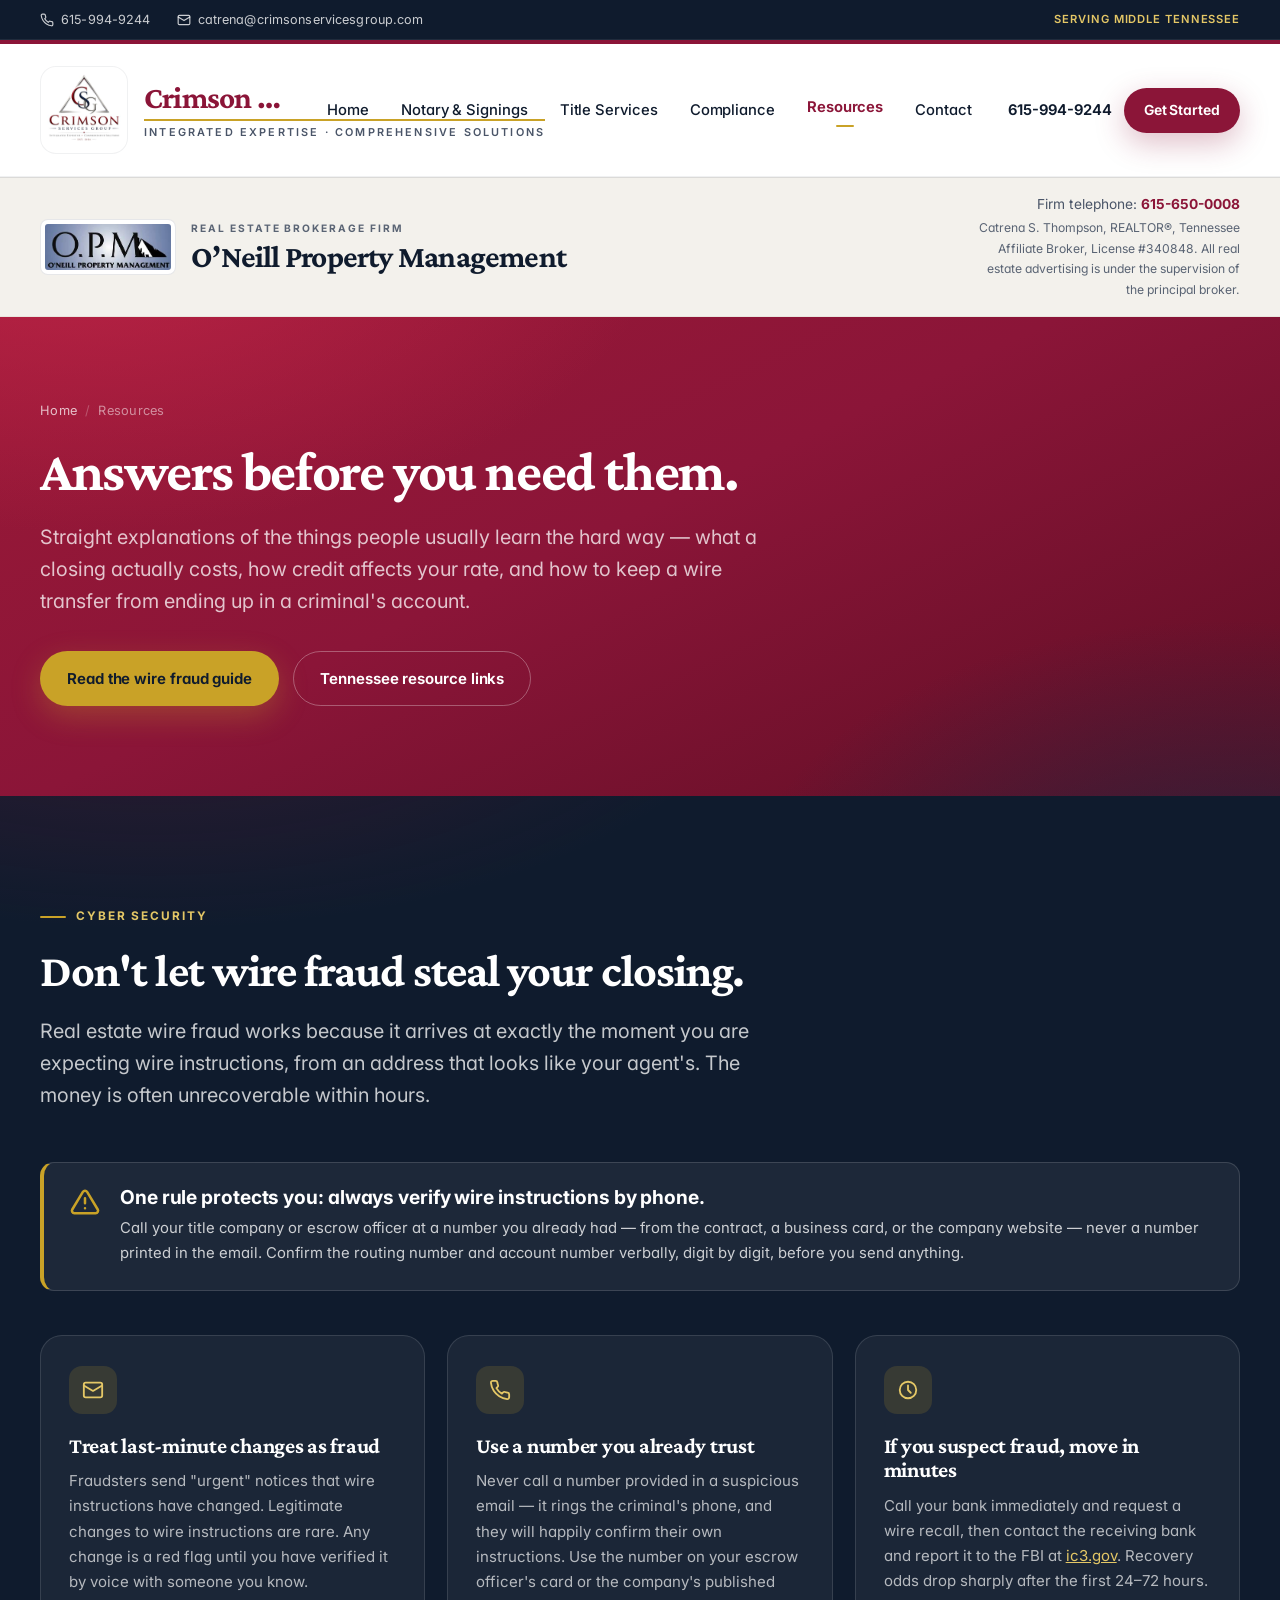
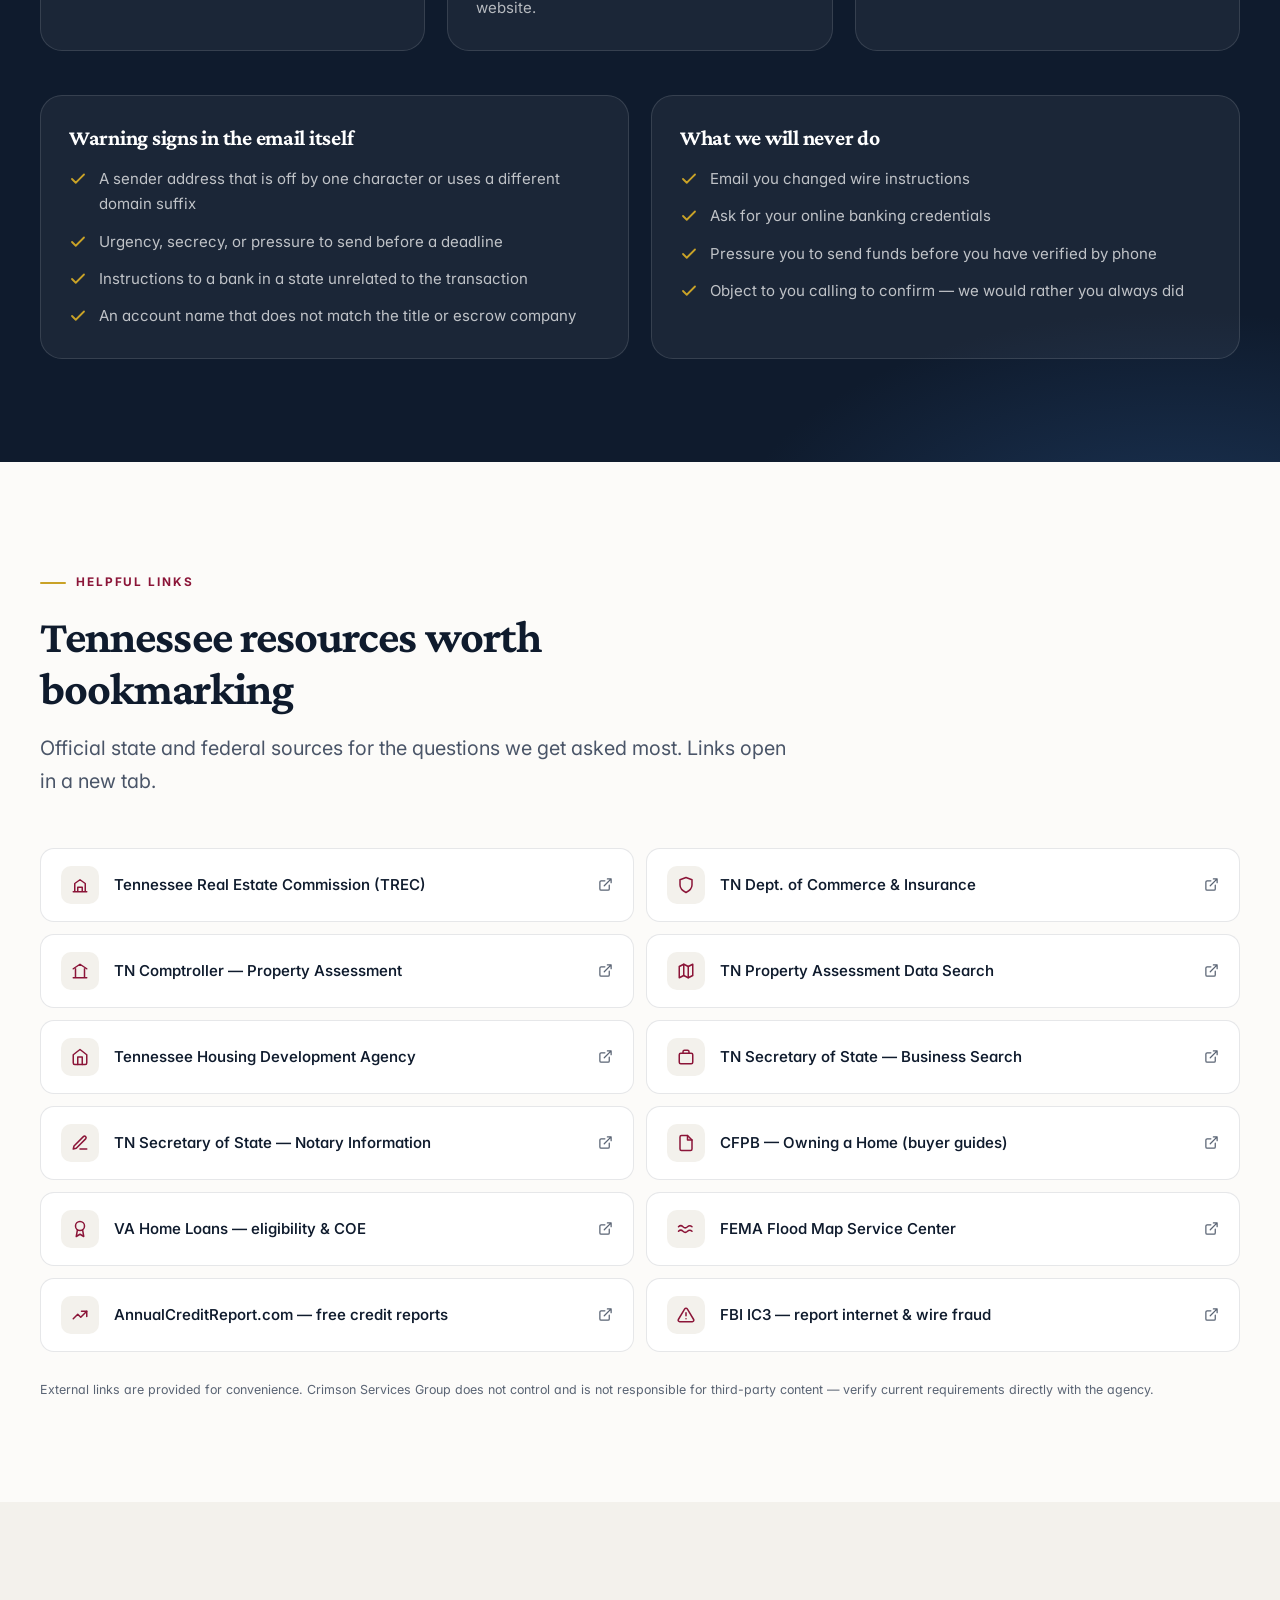
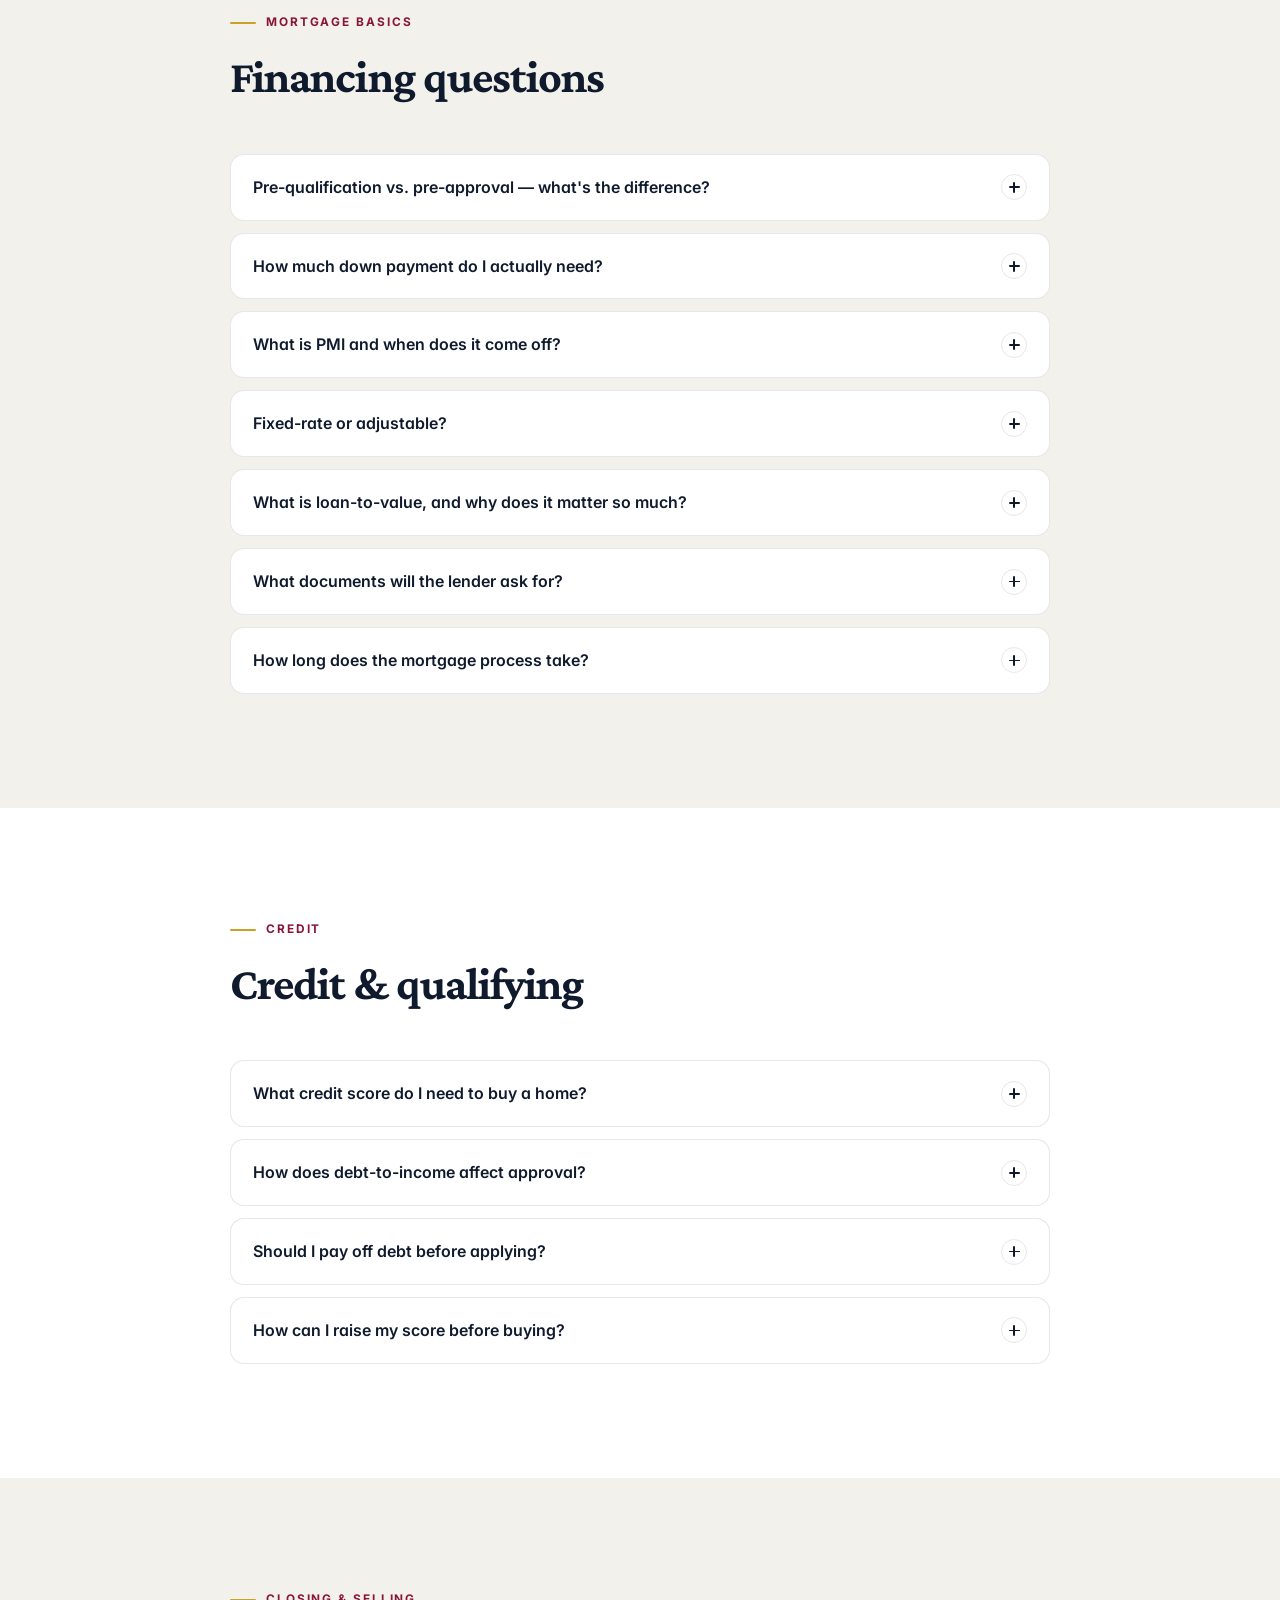
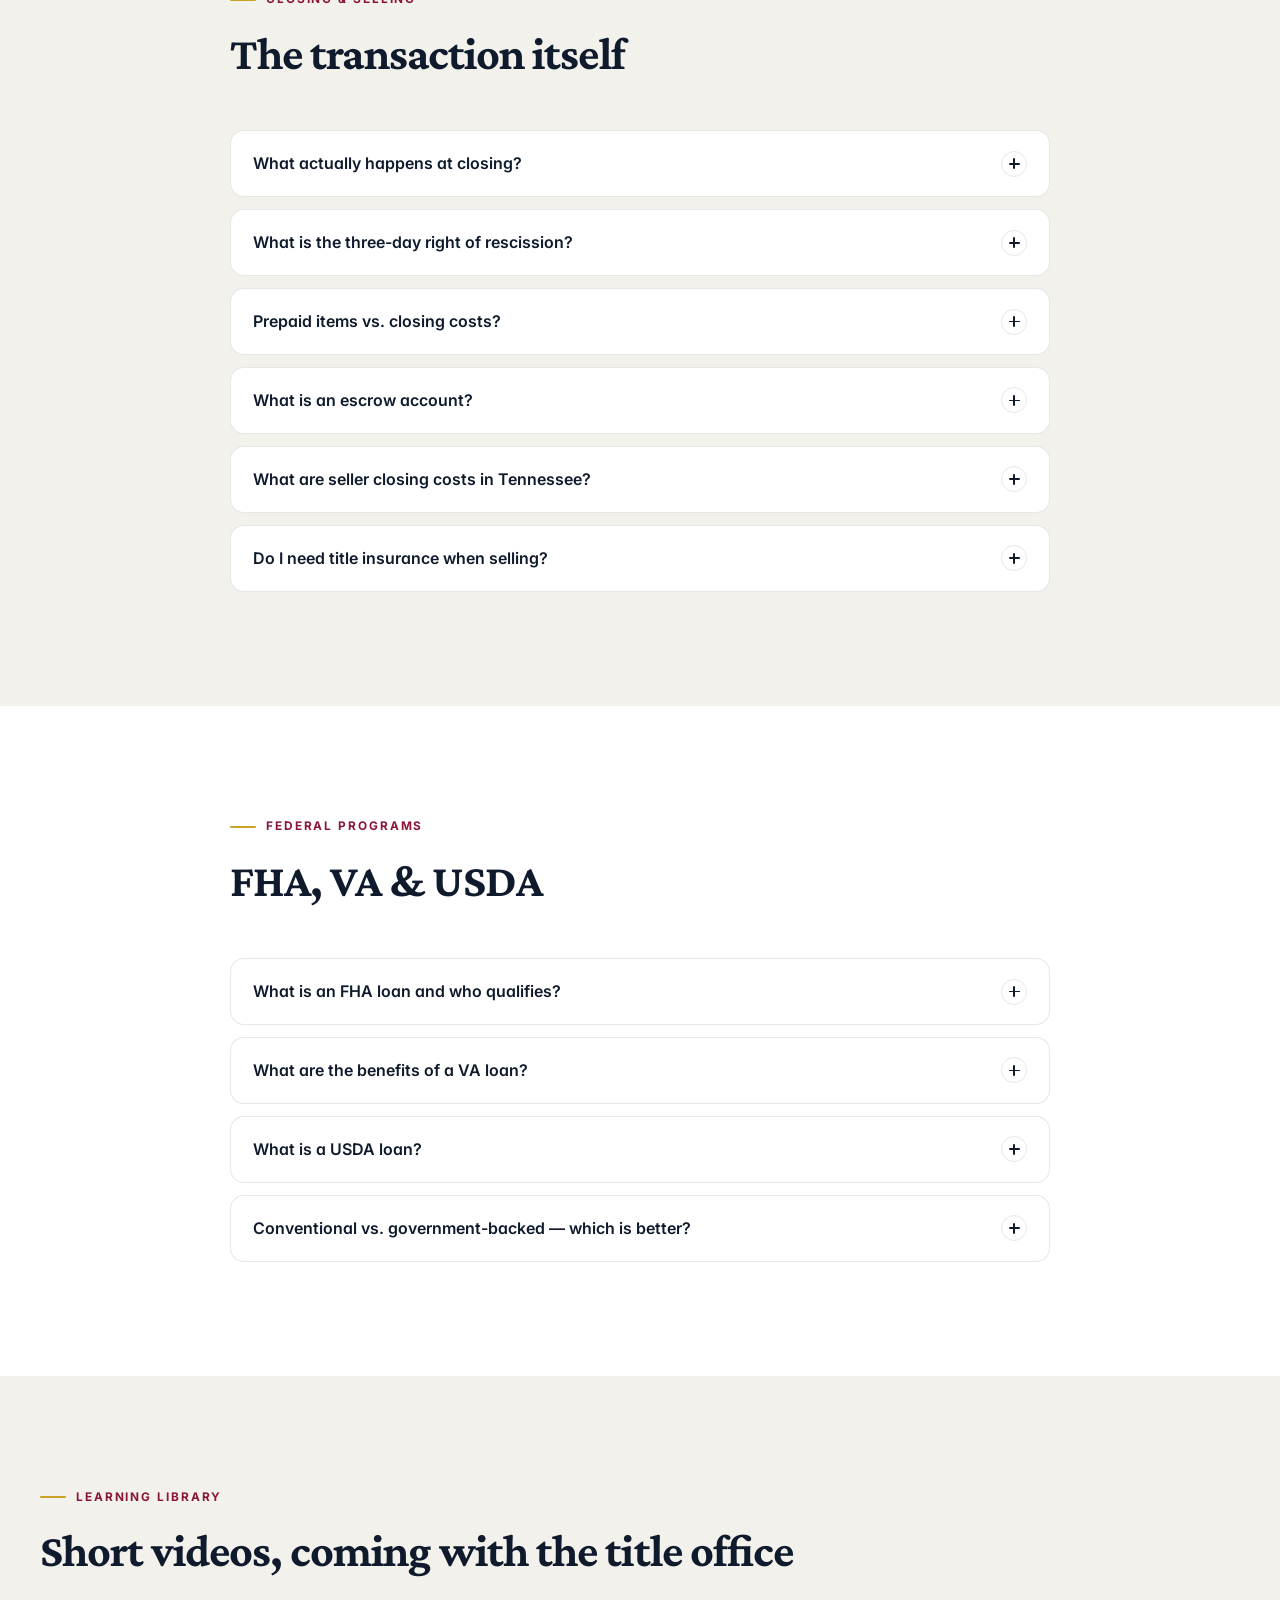
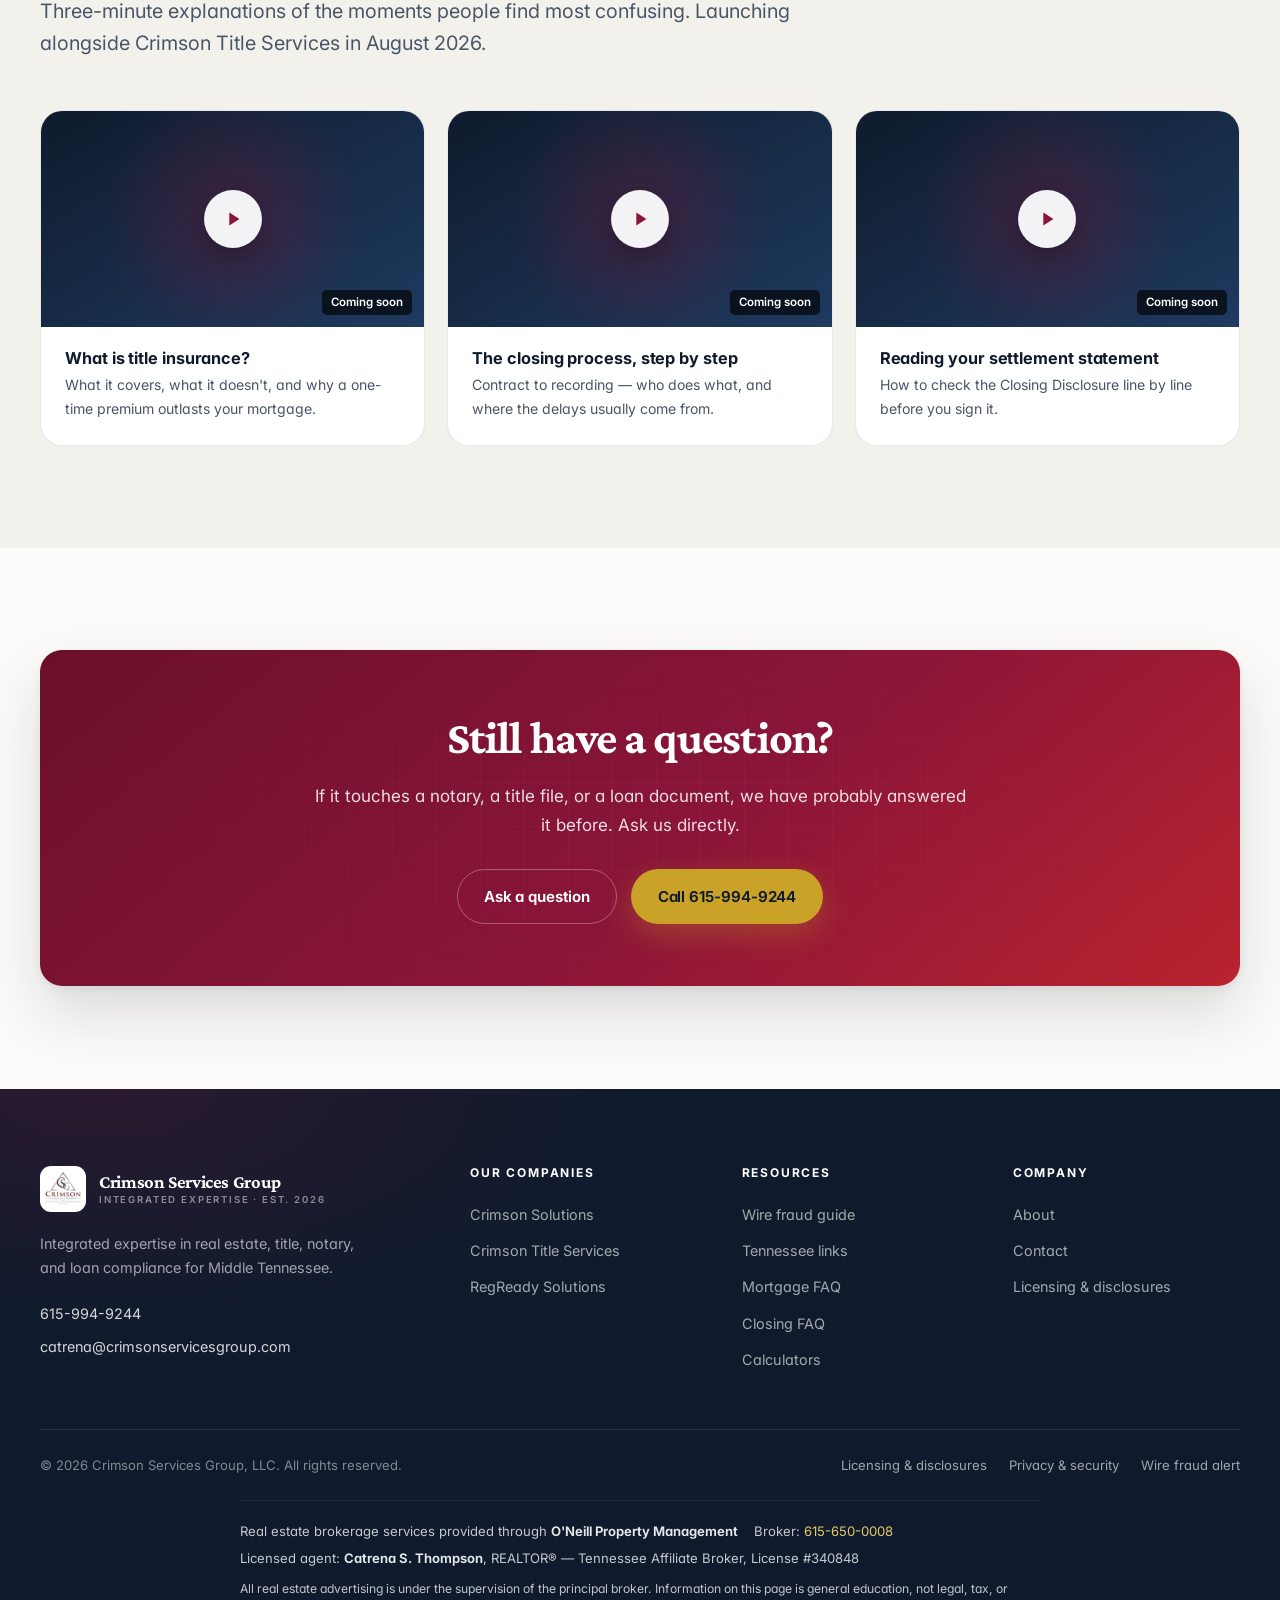
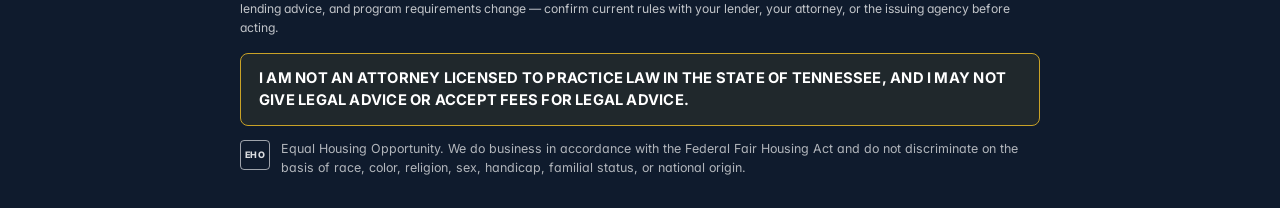
<file: resources.html>
<!DOCTYPE html>
<html lang="en">
<head>
<meta charset="utf-8">
<meta name="viewport" content="width=device-width, initial-scale=1">
<title>Resources | Tennessee Real Estate, Mortgage &amp; Wire Fraud Guides — Crimson Services Group</title>
<meta name="description" content="Tennessee real estate resources, mortgage and closing FAQs, credit guidance, federal loan program explainers, and a plain-language wire fraud prevention guide.">
<meta name="theme-color" content="#0F1B2D">
<link rel="canonical" href="https://www.crimsonservicesgroup.com/resources.html">
<link rel="icon" type="image/jpeg" href="assets/img/logos/crimson-services-group.jpg">
<link rel="apple-touch-icon" href="assets/img/logos/crimson-services-group.jpg">

<meta property="og:type" content="website">
<meta property="og:site_name" content="Crimson Services Group, LLC">
<meta property="og:url" content="https://www.crimsonservicesgroup.com/resources.html">
<meta property="og:title" content="Tennessee Real Estate &amp; Wire Fraud Prevention Resources">
<meta property="og:description" content="Tennessee real estate resources, mortgage and closing FAQs, credit guidance, and a plain-language wire fraud prevention guide.">
<meta property="og:image" content="https://www.crimsonservicesgroup.com/assets/img/logos/crimson-services-group.jpg">
<meta property="og:image:width" content="400">
<meta property="og:image:height" content="400">
<meta property="og:image:alt" content="Crimson Services Group, LLC logo">
<meta name="twitter:card" content="summary">

<link rel="preconnect" href="https://fonts.googleapis.com">
<link rel="preconnect" href="https://fonts.gstatic.com" crossorigin>
<link href="https://fonts.googleapis.com/css2?family=Crimson+Pro:wght@400;500;600;700&family=Inter:wght@300;400;500;600;700&display=swap" rel="stylesheet">
<link rel="stylesheet" href="assets/css/site.css">
</head>
<body id="top">

<a class="skip-link" href="#main">Skip to content</a>

<div class="topbar">
  <div class="wrap">
    <a href="tel:6159949244"><svg width="14" height="14" viewBox="0 0 24 24" fill="none" stroke="currentColor" stroke-width="2" stroke-linecap="round" stroke-linejoin="round"><path d="M22 16.92v3a2 2 0 0 1-2.18 2 19.79 19.79 0 0 1-8.63-3.07 19.5 19.5 0 0 1-6-6 19.79 19.79 0 0 1-3.07-8.67A2 2 0 0 1 4.11 2h3a2 2 0 0 1 2 1.72c.13.96.36 1.9.7 2.81a2 2 0 0 1-.45 2.11L8.09 9.91a16 16 0 0 0 6 6l1.27-1.27a2 2 0 0 1 2.11-.45c.9.34 1.85.57 2.81.7A2 2 0 0 1 22 16.92z"/></svg>615-994-9244</a>
    <a href="mailto:catrena@crimsonservicesgroup.com"><svg width="14" height="14" viewBox="0 0 24 24" fill="none" stroke="currentColor" stroke-width="2" stroke-linecap="round" stroke-linejoin="round"><rect x="2" y="4" width="20" height="16" rx="2"/><path d="m22 7-10 6L2 7"/></svg>catrena@crimsonservicesgroup.com</a>
    <span class="tb-spacer tb-tag">Serving Middle Tennessee</span>
  </div>
</div>

<header class="site-header">
  <nav class="nav" aria-label="Main navigation">
    <a class="brand" href="index.html">
      <img class="brand-logo" src="assets/img/logos/crimson-services-group.jpg" alt="Crimson Services Group logo" width="88" height="88">
      <span class="brand-txt">
        <span class="brand-name">Crimson Services Group</span>
        <span class="brand-sub">Integrated Expertise · Comprehensive Solutions</span>
      </span>
    </a>
    <ul class="nav-links" id="navLinks">
      <li><a href="index.html">Home</a></li>
      <li><a href="crimson-solutions.html">Notary &amp; Signings</a></li>
      <li><a href="title-services.html">Title Services</a></li>
      <li><a href="regready.html">Compliance</a></li>
      <li><a href="resources.html">Resources</a></li>
      <li><a href="contact.html">Contact</a></li>
    </ul>
    <div class="nav-actions">
      <a class="nav-phone" href="tel:6159949244">615-994-9244</a>
      <a class="btn btn--primary btn--sm" href="contact.html">Get Started</a>
    </div>
    <button class="nav-toggle" id="navToggle" aria-expanded="false" aria-controls="navLinks" aria-label="Toggle navigation menu"><span></span></button>
  </nav>
</header>

<!-- ============ BROKERAGE BAND (TREC Rule 1260-02-.12(3)(b)) ============
     Firm name + firm telephone as filed with the Commission, on every page.
     The firm name is typeset at the same size as "Crimson Services Group" in
     the header, as the rule requires. Do not shrink it in isolation. -->
<div class="brokerage-band" role="region" aria-label="Real estate brokerage firm disclosure">
  <div class="wrap">
    <div class="bb-lockup">
      <img class="bb-logo" src="assets/img/logos/oneill-property-management.jpg" alt="O'Neill Property Management" width="329" height="120">
      <span class="bb-txt">
        <span class="bb-eyebrow">Real estate brokerage firm</span>
        <span class="bb-firm">O&rsquo;Neill Property Management</span>
      </span>
    </div>
    <span class="bb-meta">
      <span>Firm telephone: <a href="tel:6156500008">615-650-0008</a></span>
      <span class="bb-sup">Catrena S. Thompson, REALTOR&reg;, Tennessee Affiliate Broker, License #340848. All real estate advertising is under the supervision of the principal broker.</span>
    </span>
  </div>
</div>

<main id="main" tabindex="-1">

<section class="page-hero">
  <div class="wrap">
    <div class="page-hero-inner">
      <div class="crumbs"><a href="index.html">Home</a><span>/</span>Resources</div>
      <h1>Answers before you need them.</h1>
      <p class="lead">Straight explanations of the things people usually learn the hard way — what a closing actually costs, how credit affects your rate, and how to keep a wire transfer from ending up in a criminal's account.</p>
      <div class="hero-cta">
        <a class="btn btn--gold" href="#wire-fraud">Read the wire fraud guide</a>
        <a class="btn btn--light" href="#links">Tennessee resource links</a>
      </div>
    </div>
  </div>
</section>

<!-- ============ WIRE FRAUD ============ -->
<section class="section on-dark" id="wire-fraud">
  <div class="wrap">
    <div class="section-head" data-reveal>
      <span class="eyebrow">Cyber security</span>
      <h2>Don't let wire fraud steal your closing.</h2>
      <p class="lead">Real estate wire fraud works because it arrives at exactly the moment you are expecting wire instructions, from an address that looks like your agent's. The money is often unrecoverable within hours.</p>
    </div>

    <div class="callout callout--dark" data-reveal>
      <span class="callout-ico"><svg width="30" height="30" viewBox="0 0 24 24" fill="none" stroke="currentColor" stroke-width="2" stroke-linecap="round" stroke-linejoin="round"><path d="M10.3 3.9 1.8 18a2 2 0 0 0 1.7 3h17a2 2 0 0 0 1.7-3L13.7 3.9a2 2 0 0 0-3.4 0z"/><path d="M12 9v4M12 17h.01"/></svg></span>
      <div>
        <h4 style="font-size:1.2rem">One rule protects you: always verify wire instructions by phone.</h4>
        <p>Call your title company or escrow officer at a number you already had — from the contract, a business card, or the company website — never a number printed in the email. Confirm the routing number and account number verbally, digit by digit, before you send anything.</p>
      </div>
    </div>

    <div class="grid g-3 mt-l">
      <div class="card card--dark" data-reveal>
        <div class="card-ico" style="background:rgba(201,162,39,.16);color:var(--gold-lt)"><svg width="22" height="22" viewBox="0 0 24 24" fill="none" stroke="currentColor" stroke-width="2" stroke-linecap="round" stroke-linejoin="round"><rect x="2" y="4" width="20" height="16" rx="2"/><path d="m22 7-10 6L2 7"/></svg></div>
        <h3>Treat last-minute changes as fraud</h3>
        <p>Fraudsters send "urgent" notices that wire instructions have changed. Legitimate changes to wire instructions are rare. Any change is a red flag until you have verified it by voice with someone you know.</p>
      </div>
      <div class="card card--dark" data-reveal data-delay="1">
        <div class="card-ico" style="background:rgba(201,162,39,.16);color:var(--gold-lt)"><svg width="22" height="22" viewBox="0 0 24 24" fill="none" stroke="currentColor" stroke-width="2" stroke-linecap="round" stroke-linejoin="round"><path d="M22 16.92v3a2 2 0 0 1-2.18 2 19.79 19.79 0 0 1-8.63-3.07 19.5 19.5 0 0 1-6-6 19.79 19.79 0 0 1-3.07-8.67A2 2 0 0 1 4.11 2h3a2 2 0 0 1 2 1.72c.13.96.36 1.9.7 2.81a2 2 0 0 1-.45 2.11L8.09 9.91a16 16 0 0 0 6 6l1.27-1.27a2 2 0 0 1 2.11-.45c.9.34 1.85.57 2.81.7A2 2 0 0 1 22 16.92z"/></svg></div>
        <h3>Use a number you already trust</h3>
        <p>Never call a number provided in a suspicious email — it rings the criminal's phone, and they will happily confirm their own instructions. Use the number on your escrow officer's card or the company's published website.</p>
      </div>
      <div class="card card--dark" data-reveal data-delay="2">
        <div class="card-ico" style="background:rgba(201,162,39,.16);color:var(--gold-lt)"><svg width="22" height="22" viewBox="0 0 24 24" fill="none" stroke="currentColor" stroke-width="2" stroke-linecap="round" stroke-linejoin="round"><circle cx="12" cy="12" r="9"/><path d="M12 7v5l3 3"/></svg></div>
        <h3>If you suspect fraud, move in minutes</h3>
        <p>Call your bank immediately and request a wire recall, then contact the receiving bank and report it to the FBI at <a href="https://www.ic3.gov" target="_blank" rel="noopener" style="color:var(--gold-lt);text-decoration:underline">ic3.gov</a>. Recovery odds drop sharply after the first 24–72 hours.</p>
      </div>
    </div>

    <div class="grid g-2 mt-l" data-reveal>
      <div class="card card--dark">
        <h3>Warning signs in the email itself</h3>
        <ul class="checks mt-s">
          <li><svg width="18" height="18" viewBox="0 0 24 24" fill="none" stroke="currentColor" stroke-width="2.4" stroke-linecap="round" stroke-linejoin="round"><path d="M20 6 9 17l-5-5"/></svg><span>A sender address that is off by one character or uses a different domain suffix</span></li>
          <li><svg width="18" height="18" viewBox="0 0 24 24" fill="none" stroke="currentColor" stroke-width="2.4" stroke-linecap="round" stroke-linejoin="round"><path d="M20 6 9 17l-5-5"/></svg><span>Urgency, secrecy, or pressure to send before a deadline</span></li>
          <li><svg width="18" height="18" viewBox="0 0 24 24" fill="none" stroke="currentColor" stroke-width="2.4" stroke-linecap="round" stroke-linejoin="round"><path d="M20 6 9 17l-5-5"/></svg><span>Instructions to a bank in a state unrelated to the transaction</span></li>
          <li><svg width="18" height="18" viewBox="0 0 24 24" fill="none" stroke="currentColor" stroke-width="2.4" stroke-linecap="round" stroke-linejoin="round"><path d="M20 6 9 17l-5-5"/></svg><span>An account name that does not match the title or escrow company</span></li>
        </ul>
      </div>
      <div class="card card--dark">
        <h3>What we will never do</h3>
        <ul class="checks mt-s">
          <li><svg width="18" height="18" viewBox="0 0 24 24" fill="none" stroke="currentColor" stroke-width="2.4" stroke-linecap="round" stroke-linejoin="round"><path d="M20 6 9 17l-5-5"/></svg><span>Email you changed wire instructions</span></li>
          <li><svg width="18" height="18" viewBox="0 0 24 24" fill="none" stroke="currentColor" stroke-width="2.4" stroke-linecap="round" stroke-linejoin="round"><path d="M20 6 9 17l-5-5"/></svg><span>Ask for your online banking credentials</span></li>
          <li><svg width="18" height="18" viewBox="0 0 24 24" fill="none" stroke="currentColor" stroke-width="2.4" stroke-linecap="round" stroke-linejoin="round"><path d="M20 6 9 17l-5-5"/></svg><span>Pressure you to send funds before you have verified by phone</span></li>
          <li><svg width="18" height="18" viewBox="0 0 24 24" fill="none" stroke="currentColor" stroke-width="2.4" stroke-linecap="round" stroke-linejoin="round"><path d="M20 6 9 17l-5-5"/></svg><span>Object to you calling to confirm — we would rather you always did</span></li>
        </ul>
      </div>
    </div>
  </div>
</section>

<!-- ============ TN LINKS ============ -->
<section class="section section--paper" id="links">
  <div class="wrap">
    <div class="section-head" data-reveal>
      <span class="eyebrow">Helpful links</span>
      <h2>Tennessee resources worth bookmarking</h2>
      <p class="lead">Official state and federal sources for the questions we get asked most. Links open in a new tab.</p>
    </div>

    <div class="res-list" data-reveal>
      <a class="res" href="https://www.tn.gov/commerce/regboards/trec.html" target="_blank" rel="noopener">
        <span class="res-ico"><svg width="18" height="18" viewBox="0 0 24 24" fill="none" stroke="currentColor" stroke-width="2" stroke-linecap="round" stroke-linejoin="round"><path d="M3 21h18M5 21V10l7-5 7 5v11M9 21v-6h6v6"/></svg></span>
        Tennessee Real Estate Commission (TREC)
        <span class="res-ext"><svg width="15" height="15" viewBox="0 0 24 24" fill="none" stroke="currentColor" stroke-width="2" stroke-linecap="round" stroke-linejoin="round"><path d="M18 13v6a2 2 0 0 1-2 2H5a2 2 0 0 1-2-2V8a2 2 0 0 1 2-2h6M15 3h6v6M10 14 21 3"/></svg></span>
      </a>
      <a class="res" href="https://www.tn.gov/commerce/insurance.html" target="_blank" rel="noopener">
        <span class="res-ico"><svg width="18" height="18" viewBox="0 0 24 24" fill="none" stroke="currentColor" stroke-width="2" stroke-linecap="round" stroke-linejoin="round"><path d="M12 22s8-4 8-10V5l-8-3-8 3v7c0 6 8 10 8 10z"/></svg></span>
        TN Dept. of Commerce &amp; Insurance
        <span class="res-ext"><svg width="15" height="15" viewBox="0 0 24 24" fill="none" stroke="currentColor" stroke-width="2" stroke-linecap="round" stroke-linejoin="round"><path d="M18 13v6a2 2 0 0 1-2 2H5a2 2 0 0 1-2-2V8a2 2 0 0 1 2-2h6M15 3h6v6M10 14 21 3"/></svg></span>
      </a>
      <a class="res" href="https://comptroller.tn.gov/office-functions/pa.html" target="_blank" rel="noopener">
        <span class="res-ico"><svg width="18" height="18" viewBox="0 0 24 24" fill="none" stroke="currentColor" stroke-width="2" stroke-linecap="round" stroke-linejoin="round"><path d="M3 21h18M6 21V9M18 21V9M3 9l9-6 9 6"/></svg></span>
        TN Comptroller — Property Assessment
        <span class="res-ext"><svg width="15" height="15" viewBox="0 0 24 24" fill="none" stroke="currentColor" stroke-width="2" stroke-linecap="round" stroke-linejoin="round"><path d="M18 13v6a2 2 0 0 1-2 2H5a2 2 0 0 1-2-2V8a2 2 0 0 1 2-2h6M15 3h6v6M10 14 21 3"/></svg></span>
      </a>
      <a class="res" href="https://assessment.cot.tn.gov/RE_Assessment/" target="_blank" rel="noopener">
        <span class="res-ico"><svg width="18" height="18" viewBox="0 0 24 24" fill="none" stroke="currentColor" stroke-width="2" stroke-linecap="round" stroke-linejoin="round"><path d="m9 3-6 3v15l6-3 6 3 6-3V3l-6 3z"/><path d="M9 3v15M15 6v15"/></svg></span>
        TN Property Assessment Data Search
        <span class="res-ext"><svg width="15" height="15" viewBox="0 0 24 24" fill="none" stroke="currentColor" stroke-width="2" stroke-linecap="round" stroke-linejoin="round"><path d="M18 13v6a2 2 0 0 1-2 2H5a2 2 0 0 1-2-2V8a2 2 0 0 1 2-2h6M15 3h6v6M10 14 21 3"/></svg></span>
      </a>
      <a class="res" href="https://thda.org/" target="_blank" rel="noopener">
        <span class="res-ico"><svg width="18" height="18" viewBox="0 0 24 24" fill="none" stroke="currentColor" stroke-width="2" stroke-linecap="round" stroke-linejoin="round"><path d="m3 9 9-7 9 7v11a2 2 0 0 1-2 2H5a2 2 0 0 1-2-2z"/><path d="M9 22V12h6v10"/></svg></span>
        Tennessee Housing Development Agency
        <span class="res-ext"><svg width="15" height="15" viewBox="0 0 24 24" fill="none" stroke="currentColor" stroke-width="2" stroke-linecap="round" stroke-linejoin="round"><path d="M18 13v6a2 2 0 0 1-2 2H5a2 2 0 0 1-2-2V8a2 2 0 0 1 2-2h6M15 3h6v6M10 14 21 3"/></svg></span>
      </a>
      <a class="res" href="https://tnbear.tn.gov/Ecommerce/FilingSearch.aspx" target="_blank" rel="noopener">
        <span class="res-ico"><svg width="18" height="18" viewBox="0 0 24 24" fill="none" stroke="currentColor" stroke-width="2" stroke-linecap="round" stroke-linejoin="round"><rect x="3" y="7" width="18" height="14" rx="2"/><path d="M8 7V5a2 2 0 0 1 2-2h4a2 2 0 0 1 2 2v2"/></svg></span>
        TN Secretary of State — Business Search
        <span class="res-ext"><svg width="15" height="15" viewBox="0 0 24 24" fill="none" stroke="currentColor" stroke-width="2" stroke-linecap="round" stroke-linejoin="round"><path d="M18 13v6a2 2 0 0 1-2 2H5a2 2 0 0 1-2-2V8a2 2 0 0 1 2-2h6M15 3h6v6M10 14 21 3"/></svg></span>
      </a>
      <a class="res" href="https://sos.tn.gov/business-services/notary" target="_blank" rel="noopener">
        <span class="res-ico"><svg width="18" height="18" viewBox="0 0 24 24" fill="none" stroke="currentColor" stroke-width="2" stroke-linecap="round" stroke-linejoin="round"><path d="M12 20h9M16.5 3.5a2.1 2.1 0 0 1 3 3L7 19l-4 1 1-4z"/></svg></span>
        TN Secretary of State — Notary Information
        <span class="res-ext"><svg width="15" height="15" viewBox="0 0 24 24" fill="none" stroke="currentColor" stroke-width="2" stroke-linecap="round" stroke-linejoin="round"><path d="M18 13v6a2 2 0 0 1-2 2H5a2 2 0 0 1-2-2V8a2 2 0 0 1 2-2h6M15 3h6v6M10 14 21 3"/></svg></span>
      </a>
      <a class="res" href="https://www.consumerfinance.gov/owning-a-home/" target="_blank" rel="noopener">
        <span class="res-ico"><svg width="18" height="18" viewBox="0 0 24 24" fill="none" stroke="currentColor" stroke-width="2" stroke-linecap="round" stroke-linejoin="round"><path d="M14 2H6a2 2 0 0 0-2 2v16a2 2 0 0 0 2 2h12a2 2 0 0 0 2-2V8z"/><path d="M14 2v6h6"/></svg></span>
        CFPB — Owning a Home (buyer guides)
        <span class="res-ext"><svg width="15" height="15" viewBox="0 0 24 24" fill="none" stroke="currentColor" stroke-width="2" stroke-linecap="round" stroke-linejoin="round"><path d="M18 13v6a2 2 0 0 1-2 2H5a2 2 0 0 1-2-2V8a2 2 0 0 1 2-2h6M15 3h6v6M10 14 21 3"/></svg></span>
      </a>
      <a class="res" href="https://www.va.gov/housing-assistance/home-loans/" target="_blank" rel="noopener">
        <span class="res-ico"><svg width="18" height="18" viewBox="0 0 24 24" fill="none" stroke="currentColor" stroke-width="2" stroke-linecap="round" stroke-linejoin="round"><circle cx="12" cy="8" r="6"/><path d="M15.5 13.5 17 22l-5-3-5 3 1.5-8.5"/></svg></span>
        VA Home Loans — eligibility &amp; COE
        <span class="res-ext"><svg width="15" height="15" viewBox="0 0 24 24" fill="none" stroke="currentColor" stroke-width="2" stroke-linecap="round" stroke-linejoin="round"><path d="M18 13v6a2 2 0 0 1-2 2H5a2 2 0 0 1-2-2V8a2 2 0 0 1 2-2h6M15 3h6v6M10 14 21 3"/></svg></span>
      </a>
      <a class="res" href="https://msc.fema.gov/portal/home" target="_blank" rel="noopener">
        <span class="res-ico"><svg width="18" height="18" viewBox="0 0 24 24" fill="none" stroke="currentColor" stroke-width="2" stroke-linecap="round" stroke-linejoin="round"><path d="M2 15c2-2 4-2 6 0s4 2 6 0 4-2 6 0M2 9c2-2 4-2 6 0s4 2 6 0 4-2 6 0"/></svg></span>
        FEMA Flood Map Service Center
        <span class="res-ext"><svg width="15" height="15" viewBox="0 0 24 24" fill="none" stroke="currentColor" stroke-width="2" stroke-linecap="round" stroke-linejoin="round"><path d="M18 13v6a2 2 0 0 1-2 2H5a2 2 0 0 1-2-2V8a2 2 0 0 1 2-2h6M15 3h6v6M10 14 21 3"/></svg></span>
      </a>
      <a class="res" href="https://www.annualcreditreport.com/" target="_blank" rel="noopener">
        <span class="res-ico"><svg width="18" height="18" viewBox="0 0 24 24" fill="none" stroke="currentColor" stroke-width="2" stroke-linecap="round" stroke-linejoin="round"><path d="M3 17l6-6 4 4 8-8"/><path d="M14 7h7v7"/></svg></span>
        AnnualCreditReport.com — free credit reports
        <span class="res-ext"><svg width="15" height="15" viewBox="0 0 24 24" fill="none" stroke="currentColor" stroke-width="2" stroke-linecap="round" stroke-linejoin="round"><path d="M18 13v6a2 2 0 0 1-2 2H5a2 2 0 0 1-2-2V8a2 2 0 0 1 2-2h6M15 3h6v6M10 14 21 3"/></svg></span>
      </a>
      <a class="res" href="https://www.ic3.gov/" target="_blank" rel="noopener">
        <span class="res-ico"><svg width="18" height="18" viewBox="0 0 24 24" fill="none" stroke="currentColor" stroke-width="2" stroke-linecap="round" stroke-linejoin="round"><path d="M10.3 3.9 1.8 18a2 2 0 0 0 1.7 3h17a2 2 0 0 0 1.7-3L13.7 3.9a2 2 0 0 0-3.4 0z"/><path d="M12 9v4M12 17h.01"/></svg></span>
        FBI IC3 — report internet &amp; wire fraud
        <span class="res-ext"><svg width="15" height="15" viewBox="0 0 24 24" fill="none" stroke="currentColor" stroke-width="2" stroke-linecap="round" stroke-linejoin="round"><path d="M18 13v6a2 2 0 0 1-2 2H5a2 2 0 0 1-2-2V8a2 2 0 0 1 2-2h6M15 3h6v6M10 14 21 3"/></svg></span>
      </a>
    </div>
    <p class="micro mt-m">External links are provided for convenience. Crimson Services Group does not control and is not responsible for third-party content — verify current requirements directly with the agency.</p>
  </div>
</section>

<!-- ============ FAQ: MORTGAGE ============ -->
<section class="section section--sand" id="mortgage-faq">
  <div class="wrap-narrow">
    <div class="section-head" data-reveal>
      <span class="eyebrow">Mortgage basics</span>
      <h2>Financing questions</h2>
    </div>
    <div data-acc-group data-reveal>
      <div class="acc">
        <button class="acc-q" aria-expanded="false">Pre-qualification vs. pre-approval — what's the difference?<span class="acc-icon"></span></button>
        <div class="acc-a"><div class="acc-a-inner">Pre-qualification is an estimate based on what you tell the lender. Pre-approval means the lender verified your income, assets, and credit and issued a conditional commitment for a specific amount. In a competitive market, sellers take pre-approval seriously and largely ignore pre-qualification.</div></div>
      </div>
      <div class="acc">
        <button class="acc-q" aria-expanded="false">How much down payment do I actually need?<span class="acc-icon"></span></button>
        <div class="acc-a"><div class="acc-a-inner">It depends on the program: conventional loans commonly run 3–20%, FHA requires 3.5% with a qualifying score, VA can be 0% for eligible service members and veterans, and USDA can be 0% on eligible rural properties. Less down usually means mortgage insurance and a higher payment.</div></div>
      </div>
      <div class="acc">
        <button class="acc-q" aria-expanded="false">What is PMI and when does it come off?<span class="acc-icon"></span></button>
        <div class="acc-a"><div class="acc-a-inner">Private mortgage insurance protects the lender when a conventional loan exceeds 80% loan-to-value. You may request cancellation at 80% LTV based on the original value, and federal law generally requires automatic termination at 78%, provided you are current. FHA mortgage insurance follows different rules and often lasts the life of the loan.</div></div>
      </div>
      <div class="acc">
        <button class="acc-q" aria-expanded="false">Fixed-rate or adjustable?<span class="acc-icon"></span></button>
        <div class="acc-a"><div class="acc-a-inner">A fixed rate keeps the same interest rate for the entire term — predictable, and usually the right call if you plan to stay. An ARM is fixed for an initial period (often 5, 7, or 10 years) and then adjusts on a schedule tied to an index, with caps that limit each change. ARMs can make sense when you know your horizon is short.</div></div>
      </div>
      <div class="acc">
        <button class="acc-q" aria-expanded="false">What is loan-to-value, and why does it matter so much?<span class="acc-icon"></span></button>
        <div class="acc-a"><div class="acc-a-inner">LTV is the loan divided by the property's value as determined by the lender — a $180,000 loan on a $200,000 home is 90% LTV. It drives pricing, mortgage insurance, and sometimes approval itself, because it measures how much of the risk you are carrying versus the lender.</div></div>
      </div>
      <div class="acc">
        <button class="acc-q" aria-expanded="false">What documents will the lender ask for?<span class="acc-icon"></span></button>
        <div class="acc-a"><div class="acc-a-inner">Typically thirty days of pay stubs, two years of W-2s or tax returns, two months of bank statements, government-issued ID, and documentation of any other income. Self-employed borrowers should expect business returns and profit-and-loss statements. Having these ready is the single easiest way to shorten your timeline.</div></div>
      </div>
      <div class="acc">
        <button class="acc-q" aria-expanded="false">How long does the mortgage process take?<span class="acc-icon"></span></button>
        <div class="acc-a"><div class="acc-a-inner">Thirty to forty-five days is typical from application to closing. Valuation scheduling, condition clearing, and how fast you return requested documents are usually what move the date.</div></div>
      </div>
    </div>
  </div>
</section>

<!-- ============ FAQ: CREDIT ============ -->
<section class="section section--white" id="credit-faq">
  <div class="wrap-narrow">
    <div class="section-head" data-reveal>
      <span class="eyebrow">Credit</span>
      <h2>Credit &amp; qualifying</h2>
    </div>
    <div data-acc-group data-reveal>
      <div class="acc">
        <button class="acc-q" aria-expanded="false">What credit score do I need to buy a home?<span class="acc-icon"></span></button>
        <div class="acc-a"><div class="acc-a-inner">Minimums vary: conventional loans generally start around 620, FHA at 580 for 3.5% down (or 500 with 10% down), VA has no statutory minimum though most lenders want 580–620, and USDA typically 640. Individual lenders set overlays above these floors, and higher scores buy meaningfully better pricing.</div></div>
      </div>
      <div class="acc">
        <button class="acc-q" aria-expanded="false">How does debt-to-income affect approval?<span class="acc-icon"></span></button>
        <div class="acc-a"><div class="acc-a-inner">DTI compares your monthly debt payments to gross monthly income. Conventional programs generally prefer 45% or below, FHA can stretch higher with compensating factors, and VA layers in a residual income test. Lower DTI improves both approval odds and terms.</div></div>
      </div>
      <div class="acc">
        <button class="acc-q" aria-expanded="false">Should I pay off debt before applying?<span class="acc-icon"></span></button>
        <div class="acc-a"><div class="acc-a-inner">Often yes for revolving balances — lowering credit utilization can lift a score quickly. But do not close old accounts, do not open new ones, and do not move large sums between accounts without documenting the source. Talk to your loan officer before making any big financial change.</div></div>
      </div>
      <div class="acc">
        <button class="acc-q" aria-expanded="false">How can I raise my score before buying?<span class="acc-icon"></span></button>
        <div class="acc-a"><div class="acc-a-inner">Pay everything on time, bring revolving balances below 30% of their limits, avoid new credit applications, dispute genuine reporting errors, and leave long-standing accounts open. A twenty-to-forty point improvement can change your rate tier.</div></div>
      </div>
    </div>
  </div>
</section>

<!-- ============ FAQ: CLOSING & SELLING ============ -->
<section class="section section--sand" id="closing-faq">
  <div class="wrap-narrow">
    <div class="section-head" data-reveal>
      <span class="eyebrow">Closing &amp; selling</span>
      <h2>The transaction itself</h2>
    </div>
    <div data-acc-group data-reveal>
      <div class="acc">
        <button class="acc-q" aria-expanded="false">What actually happens at closing?<span class="acc-icon"></span></button>
        <div class="acc-a"><div class="acc-a-inner">You sign the note, the deed of trust, and the closing disclosure; funds are collected and disbursed; and the deed and security instrument are recorded with the county. It usually takes one to two hours, and the keys change hands once recording and funding are confirmed.</div></div>
      </div>
      <div class="acc">
        <button class="acc-q" aria-expanded="false">What is the three-day right of rescission?<span class="acc-icon"></span></button>
        <div class="acc-a"><div class="acc-a-inner">On most refinances of a primary residence, federal law gives the borrower three business days to cancel without penalty, and the loan does not fund until that period expires. Purchase loans and investment property refinances generally do not carry a right of rescission.</div></div>
      </div>
      <div class="acc">
        <button class="acc-q" aria-expanded="false">Prepaid items vs. closing costs?<span class="acc-icon"></span></button>
        <div class="acc-a"><div class="acc-a-inner">Closing costs are one-time charges for services — origination, title, settlement, recording. Prepaids are amounts you would owe anyway, collected early: property taxes, homeowners insurance, and per-diem interest, most of which fund your escrow account.</div></div>
      </div>
      <div class="acc">
        <button class="acc-q" aria-expanded="false">What is an escrow account?<span class="acc-icon"></span></button>
        <div class="acc-a"><div class="acc-a-inner">A lender-held account funded by part of your monthly payment, used to pay property taxes and insurance when they come due. It smooths out two large annual bills, and your servicer performs an analysis each year to adjust the monthly amount.</div></div>
      </div>
      <div class="acc">
        <button class="acc-q" aria-expanded="false">What are seller closing costs in Tennessee?<span class="acc-icon"></span></button>
        <div class="acc-a"><div class="acc-a-inner">Commissions, the owner's title policy by custom, state transfer tax of $0.37 per $100 of consideration, prorated property taxes, recording fees, and any negotiated concessions — often 6–10% of the sale price in total. The <a href="title-services.html#tools">seller net sheet</a> will give you a number for your specific situation.</div></div>
      </div>
      <div class="acc">
        <button class="acc-q" aria-expanded="false">Do I need title insurance when selling?<span class="acc-icon"></span></button>
        <div class="acc-a"><div class="acc-a-inner">By Tennessee custom the seller pays for the owner's policy that protects the buyer, while the buyer pays for the lender's policy. Allocation is ultimately whatever your contract says, so read that section before you assume.</div></div>
      </div>
    </div>
  </div>
</section>

<!-- ============ FAQ: FEDERAL PROGRAMS ============ -->
<section class="section section--white" id="programs-faq">
  <div class="wrap-narrow">
    <div class="section-head" data-reveal>
      <span class="eyebrow">Federal programs</span>
      <h2>FHA, VA &amp; USDA</h2>
    </div>
    <div data-acc-group data-reveal>
      <div class="acc">
        <button class="acc-q" aria-expanded="false">What is an FHA loan and who qualifies?<span class="acc-icon"></span></button>
        <div class="acc-a"><div class="acc-a-inner">A mortgage insured by the Federal Housing Administration, available to first-time and repeat buyers. Down payments start at 3.5% with a qualifying score, credit standards are more flexible than conventional, and both an upfront and an annual mortgage insurance premium apply.</div></div>
      </div>
      <div class="acc">
        <button class="acc-q" aria-expanded="false">What are the benefits of a VA loan?<span class="acc-icon"></span></button>
        <div class="acc-a"><div class="acc-a-inner">For eligible service members, veterans, and surviving spouses: no down payment in most cases, no monthly mortgage insurance, competitive rates, and limits on which closing costs the borrower may pay. A Certificate of Eligibility is required, and a funding fee applies unless exempt — it can usually be financed.</div></div>
      </div>
      <div class="acc">
        <button class="acc-q" aria-expanded="false">What is a USDA loan?<span class="acc-icon"></span></button>
        <div class="acc-a"><div class="acc-a-inner">USDA Rural Development financing offers zero down on eligible properties in designated rural and some suburban areas, subject to household income limits. Much of Middle Tennessee outside the metro core qualifies — worth checking the eligibility map before assuming it does not.</div></div>
      </div>
      <div class="acc">
        <button class="acc-q" aria-expanded="false">Conventional vs. government-backed — which is better?<span class="acc-icon"></span></button>
        <div class="acc-a"><div class="acc-a-inner">Neither is universally better. Conventional generally rewards strong credit and a larger down payment with lower long-run cost. Government-backed programs trade insurance or funding fees for lower entry barriers. Run both scenarios with your loan officer and compare total cost over the years you expect to keep the loan.</div></div>
      </div>
    </div>
  </div>
</section>

<!-- ============ LEARNING LIBRARY ============ -->
<section class="section section--sand" id="library">
  <div class="wrap">
    <div class="section-head" data-reveal>
      <span class="eyebrow">Learning library</span>
      <h2>Short videos, coming with the title office</h2>
      <p class="lead">Three-minute explanations of the moments people find most confusing. Launching alongside Crimson Title Services in August 2026.</p>
    </div>
    <div class="grid g-3">
      <article class="vid" data-reveal>
        <div class="vid-thumb">
          <span class="vid-play"><svg width="22" height="22" viewBox="0 0 24 24" fill="currentColor"><path d="M8 5v14l11-7z"/></svg></span>
          <span class="vid-time">Coming soon</span>
        </div>
        <div class="vid-body">
          <h4>What is title insurance?</h4>
          <p>What it covers, what it doesn't, and why a one-time premium outlasts your mortgage.</p>
        </div>
      </article>
      <article class="vid" data-reveal data-delay="1">
        <div class="vid-thumb">
          <span class="vid-play"><svg width="22" height="22" viewBox="0 0 24 24" fill="currentColor"><path d="M8 5v14l11-7z"/></svg></span>
          <span class="vid-time">Coming soon</span>
        </div>
        <div class="vid-body">
          <h4>The closing process, step by step</h4>
          <p>Contract to recording — who does what, and where the delays usually come from.</p>
        </div>
      </article>
      <article class="vid" data-reveal data-delay="2">
        <div class="vid-thumb">
          <span class="vid-play"><svg width="22" height="22" viewBox="0 0 24 24" fill="currentColor"><path d="M8 5v14l11-7z"/></svg></span>
          <span class="vid-time">Coming soon</span>
        </div>
        <div class="vid-body">
          <h4>Reading your settlement statement</h4>
          <p>How to check the Closing Disclosure line by line before you sign it.</p>
        </div>
      </article>
    </div>
  </div>
</section>

<section class="section section--paper">
  <div class="wrap">
    <div class="cta" data-reveal>
      <h2>Still have a question?</h2>
      <p>If it touches a notary, a title file, or a loan document, we have probably answered it before. Ask us directly.</p>
      <div class="cta-actions">
        <a class="btn btn--light" href="contact.html">Ask a question</a>
        <a class="btn btn--gold" href="tel:6159949244">Call 615-994-9244</a>
      </div>
    </div>
  </div>
</section>

</main>

<footer class="site-footer">
  <div class="wrap footer-top">
    <div class="footer-brand">
      <div style="display:flex;align-items:center;gap:13px">
        <img class="brand-logo" src="assets/img/logos/crimson-services-group.jpg" alt="" width="46" height="46" loading="lazy">
        <span class="brand-txt">
          <span class="brand-name">Crimson Services Group</span>
          <span class="brand-sub">Integrated Expertise · Est. 2026</span>
        </span>
      </div>
      <p>Integrated expertise in real estate, title, notary, and loan compliance for Middle Tennessee.</p>
      <div class="footer-contact">
        <a href="tel:6159949244">615-994-9244</a>
        <a href="mailto:catrena@crimsonservicesgroup.com">catrena@crimsonservicesgroup.com</a>
      </div>
    </div>
    <div class="footer-col">
      <h4>Our companies</h4>
      <a href="crimson-solutions.html">Crimson Solutions</a>
      <a href="title-services.html">Crimson Title Services</a>
      <a href="regready.html">RegReady Solutions</a>
    </div>
    <div class="footer-col">
      <h4>Resources</h4>
      <a href="resources.html#wire-fraud">Wire fraud guide</a>
      <a href="resources.html#links">Tennessee links</a>
      <a href="resources.html#mortgage-faq">Mortgage FAQ</a>
      <a href="resources.html#closing-faq">Closing FAQ</a>
      <a href="title-services.html#tools">Calculators</a>
    </div>
    <div class="footer-col">
      <h4>Company</h4>
      <a href="index.html#about">About</a>
      <a href="contact.html">Contact</a>
      <a href="contact.html#disclosures">Licensing &amp; disclosures</a>
    </div>
  </div>

  <div class="wrap footer-bottom">
    <span>© <span data-year>2026</span> Crimson Services Group, LLC. All rights reserved.</span>
    <span class="fb-links">
      <a href="contact.html#disclosures">Licensing &amp; disclosures</a>
      <a href="index.html#security">Privacy &amp; security</a>
      <a href="resources.html#wire-fraud">Wire fraud alert</a>
    </span>
  </div>

  <div class="wrap footer-legal">
    <div class="broker-line">
      <span>Real estate brokerage services provided through <strong>O'Neill Property Management</strong></span>
      <span>Broker: <a href="tel:6156500008">615-650-0008</a></span>
      <span>Licensed agent: <strong>Catrena S. Thompson</strong>, REALTOR® — Tennessee Affiliate Broker, License #340848</span>
    </div>
    <p style="margin-top:10px">All real estate advertising is under the supervision of the principal broker. Information on this page is general education, not legal, tax, or lending advice, and program requirements change — confirm current rules with your lender, your attorney, or the issuing agency before acting.</p>

    <p class="notary-notice">I AM NOT AN ATTORNEY LICENSED TO PRACTICE LAW IN THE STATE OF TENNESSEE, AND I MAY NOT GIVE LEGAL ADVICE OR ACCEPT FEES FOR LEGAL ADVICE.</p>
    <p class="eho-line"><span class="eho-mark" aria-hidden="true">EHO</span><span>Equal Housing Opportunity. We do business in accordance with the Federal Fair Housing Act and do not discriminate on the basis of race, color, religion, sex, handicap, familial status, or national origin.</span></p>
  </div>
</footer>

<a class="to-top" href="#top" aria-label="Back to top">
  <svg width="18" height="18" viewBox="0 0 24 24" fill="none" stroke="currentColor" stroke-width="2.2" stroke-linecap="round" stroke-linejoin="round"><path d="M12 19V5M5 12l7-7 7 7"/></svg>
</a>

<div class="call-bar">
  <a href="tel:6159949244">
    <svg width="18" height="18" viewBox="0 0 24 24" fill="none" stroke="currentColor" stroke-width="2" stroke-linecap="round" stroke-linejoin="round"><path d="M22 16.92v3a2 2 0 0 1-2.18 2 19.79 19.79 0 0 1-8.63-3.07 19.5 19.5 0 0 1-6-6 19.79 19.79 0 0 1-3.07-8.67A2 2 0 0 1 4.11 2h3a2 2 0 0 1 2 1.72c.13.96.36 1.9.7 2.81a2 2 0 0 1-.45 2.11L8.09 9.91a16 16 0 0 0 6 6l1.27-1.27a2 2 0 0 1 2.11-.45c.9.34 1.85.57 2.81.7A2 2 0 0 1 22 16.92z"/></svg>
    Call 615-994-9244
  </a>
</div>

<script src="assets/js/site.js" defer></script>
</body>
</html>
</file>
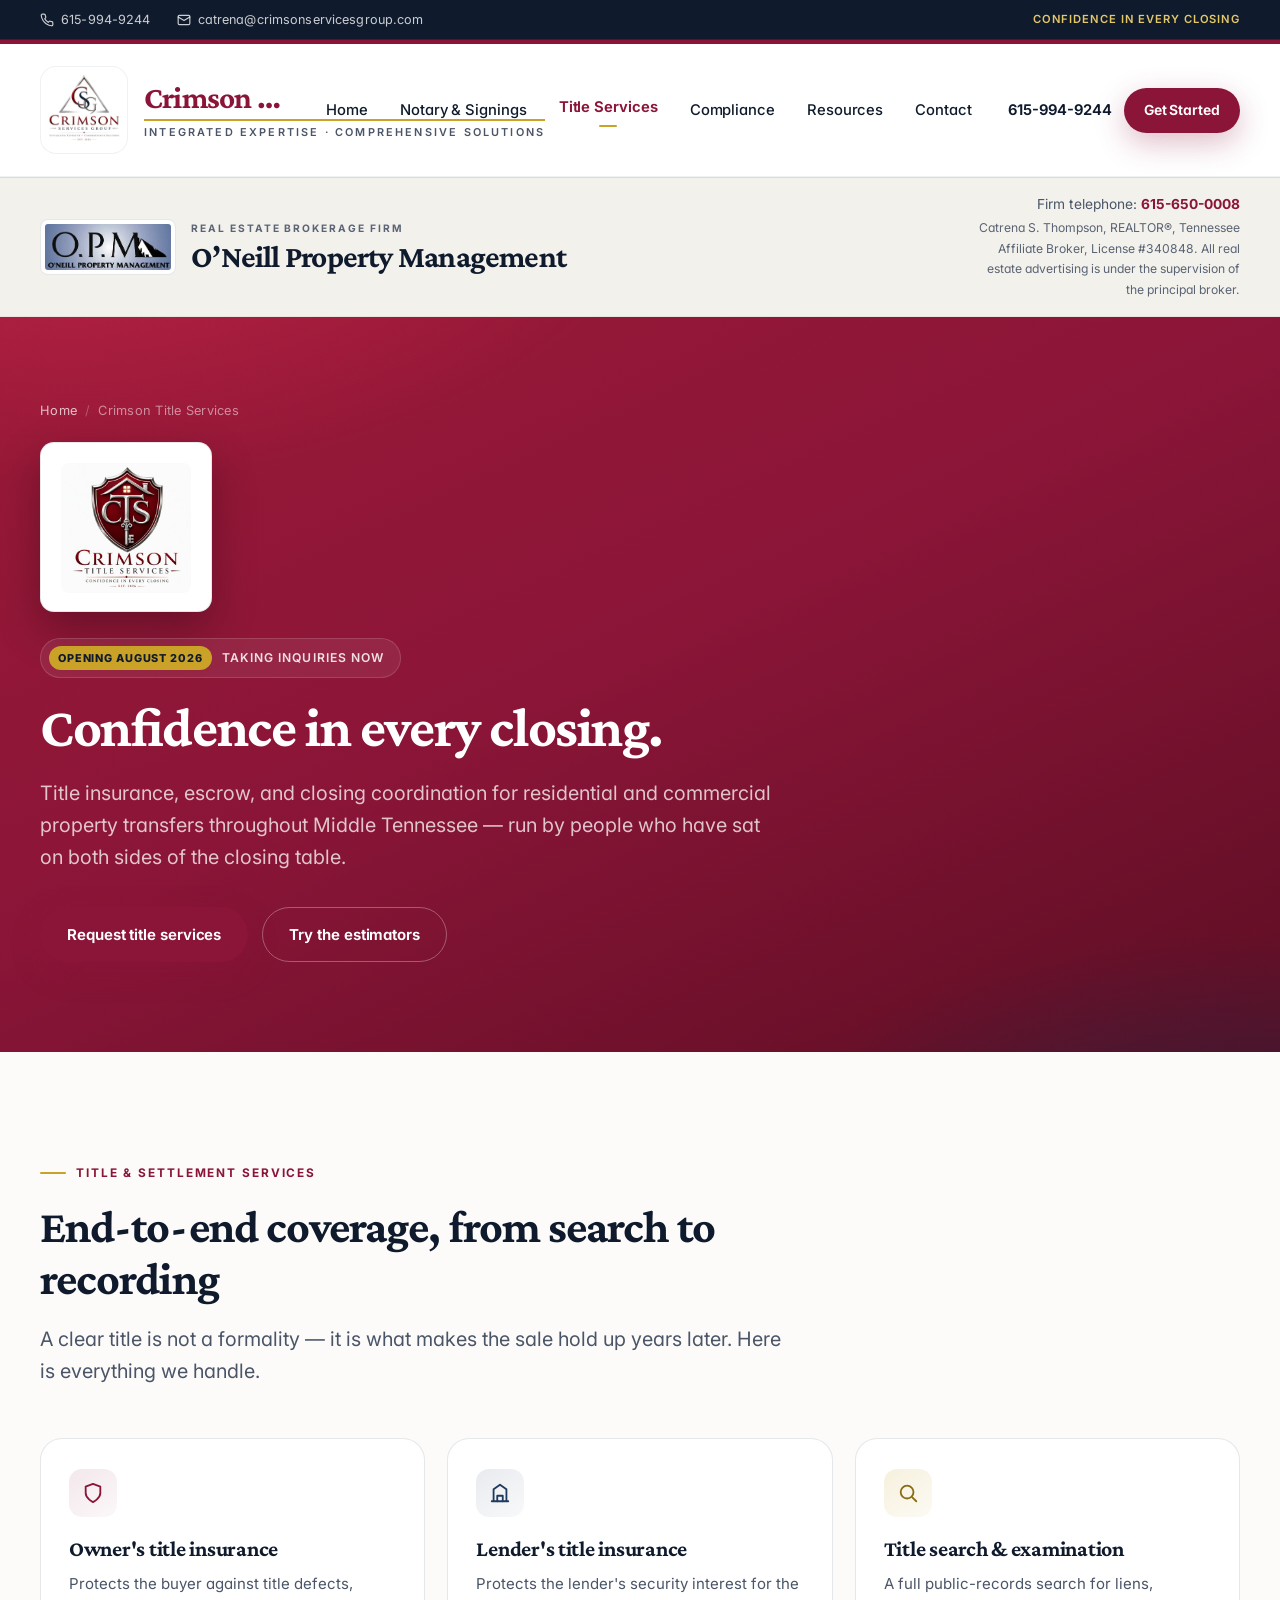
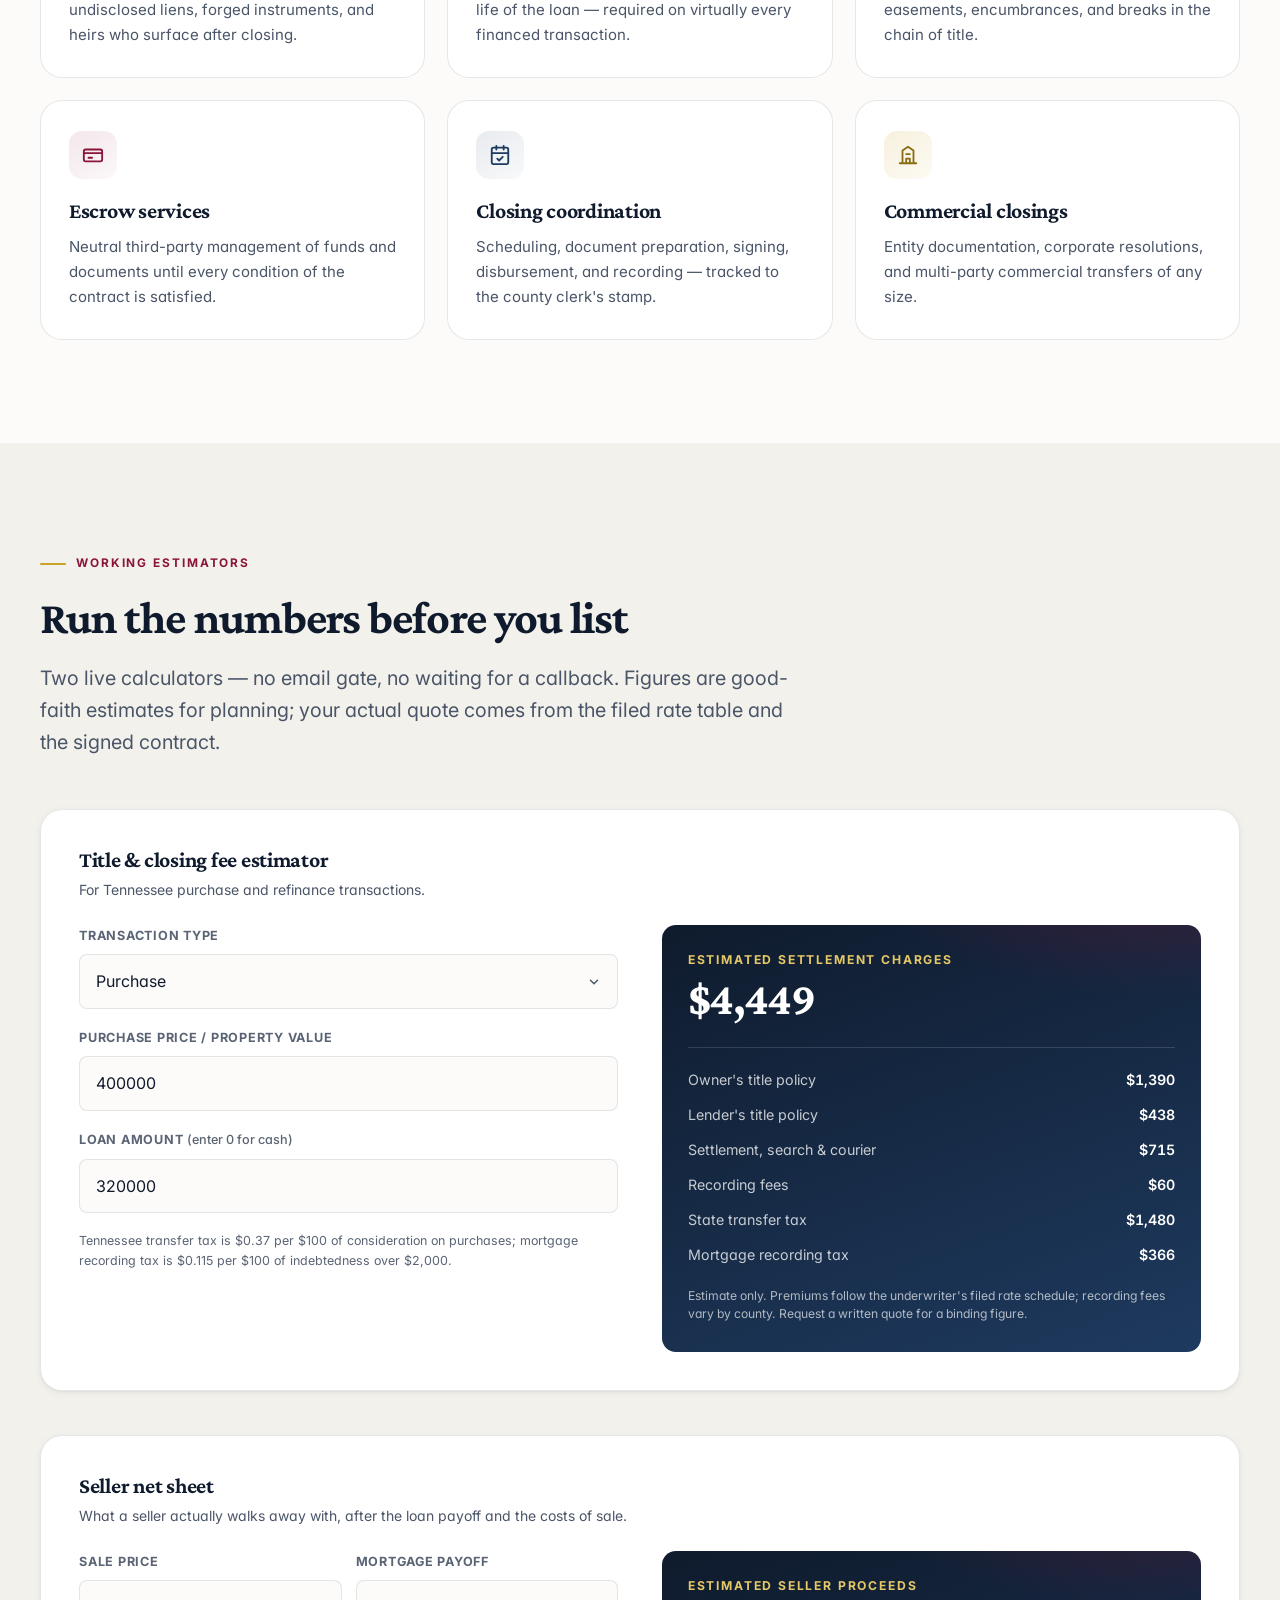
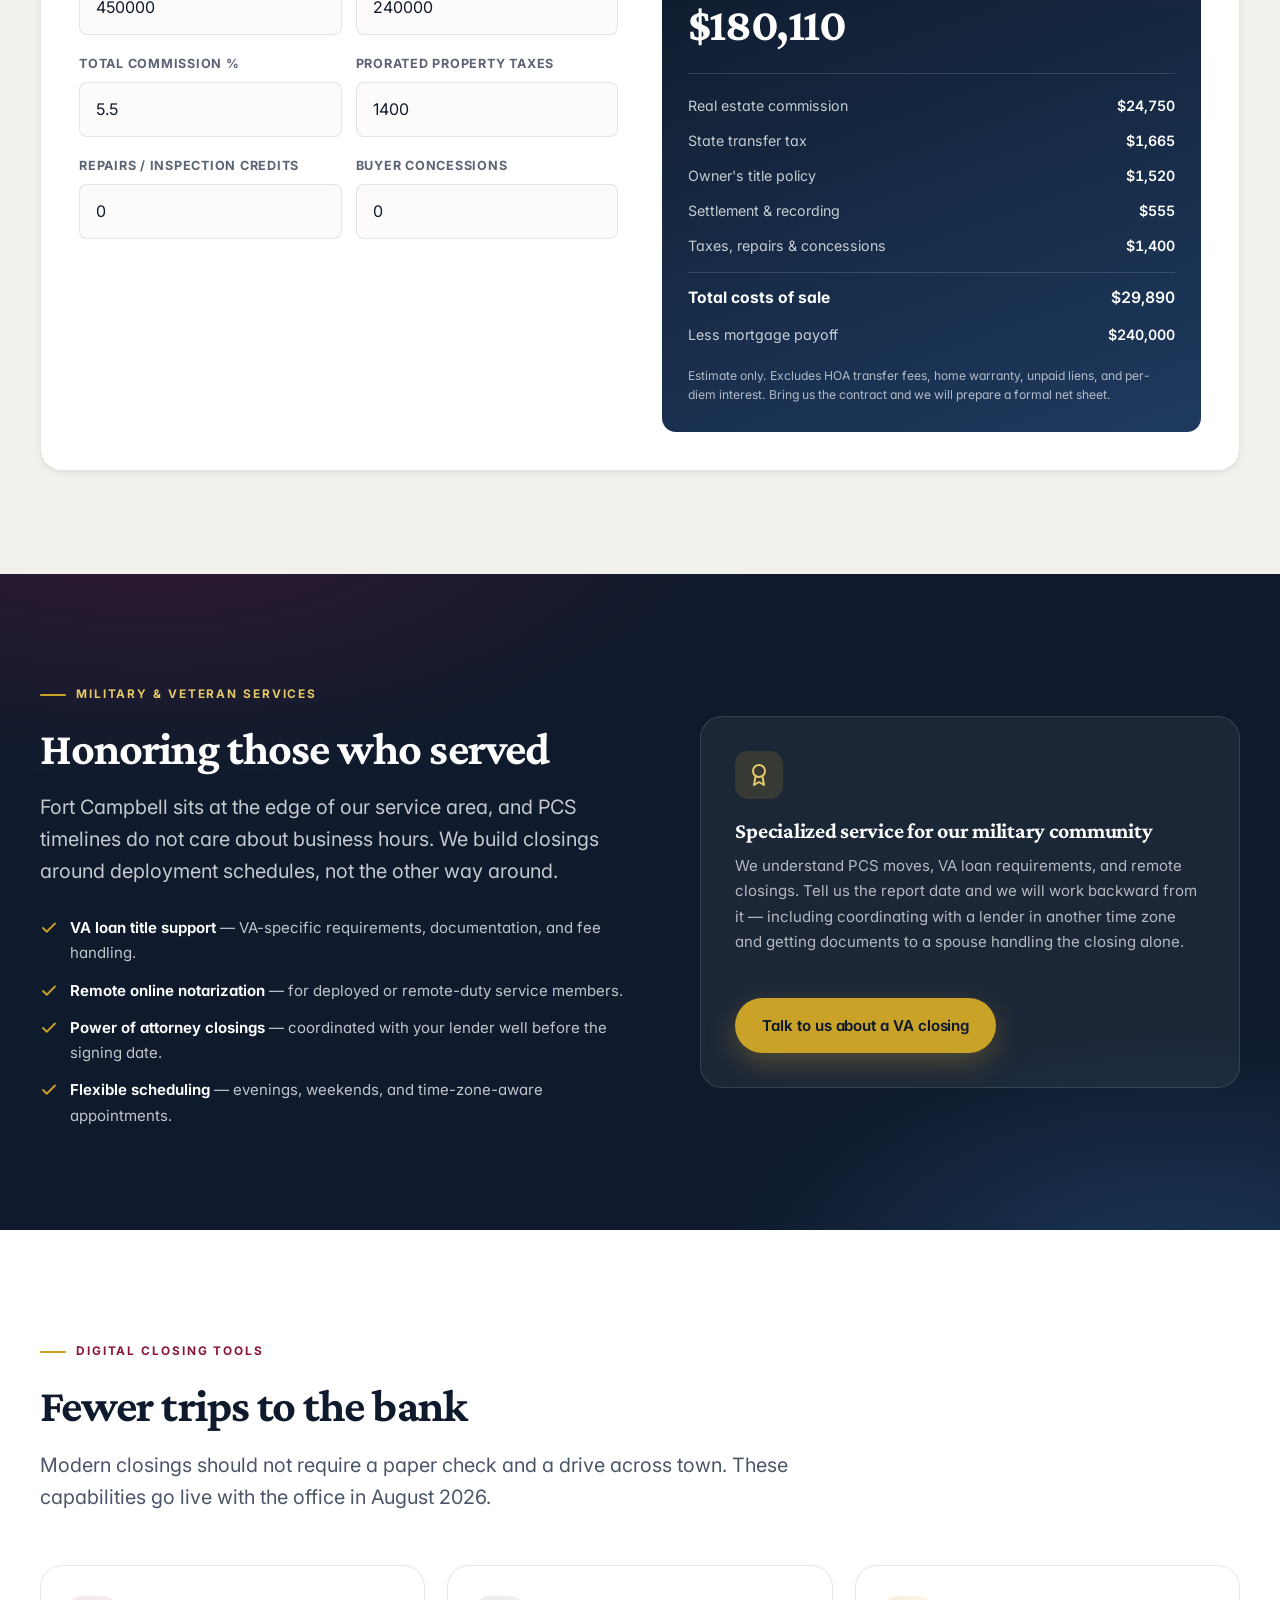
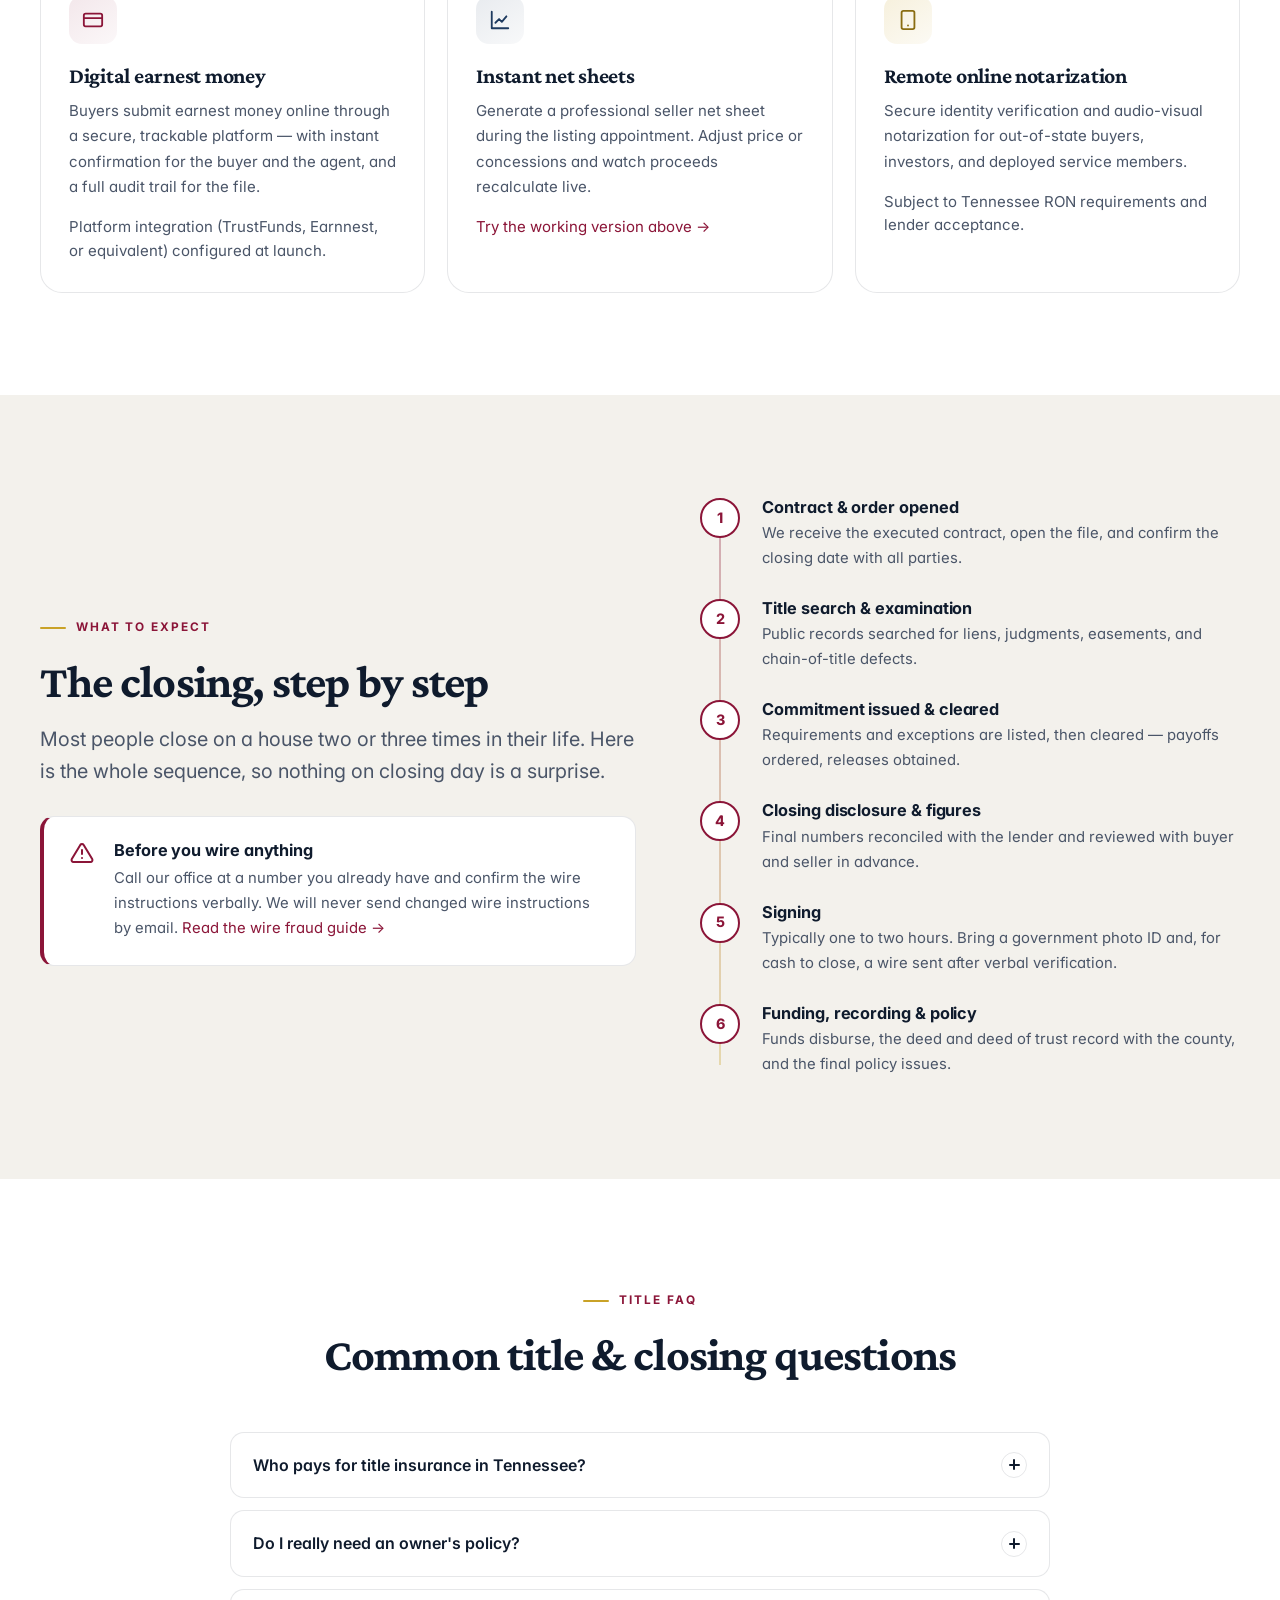
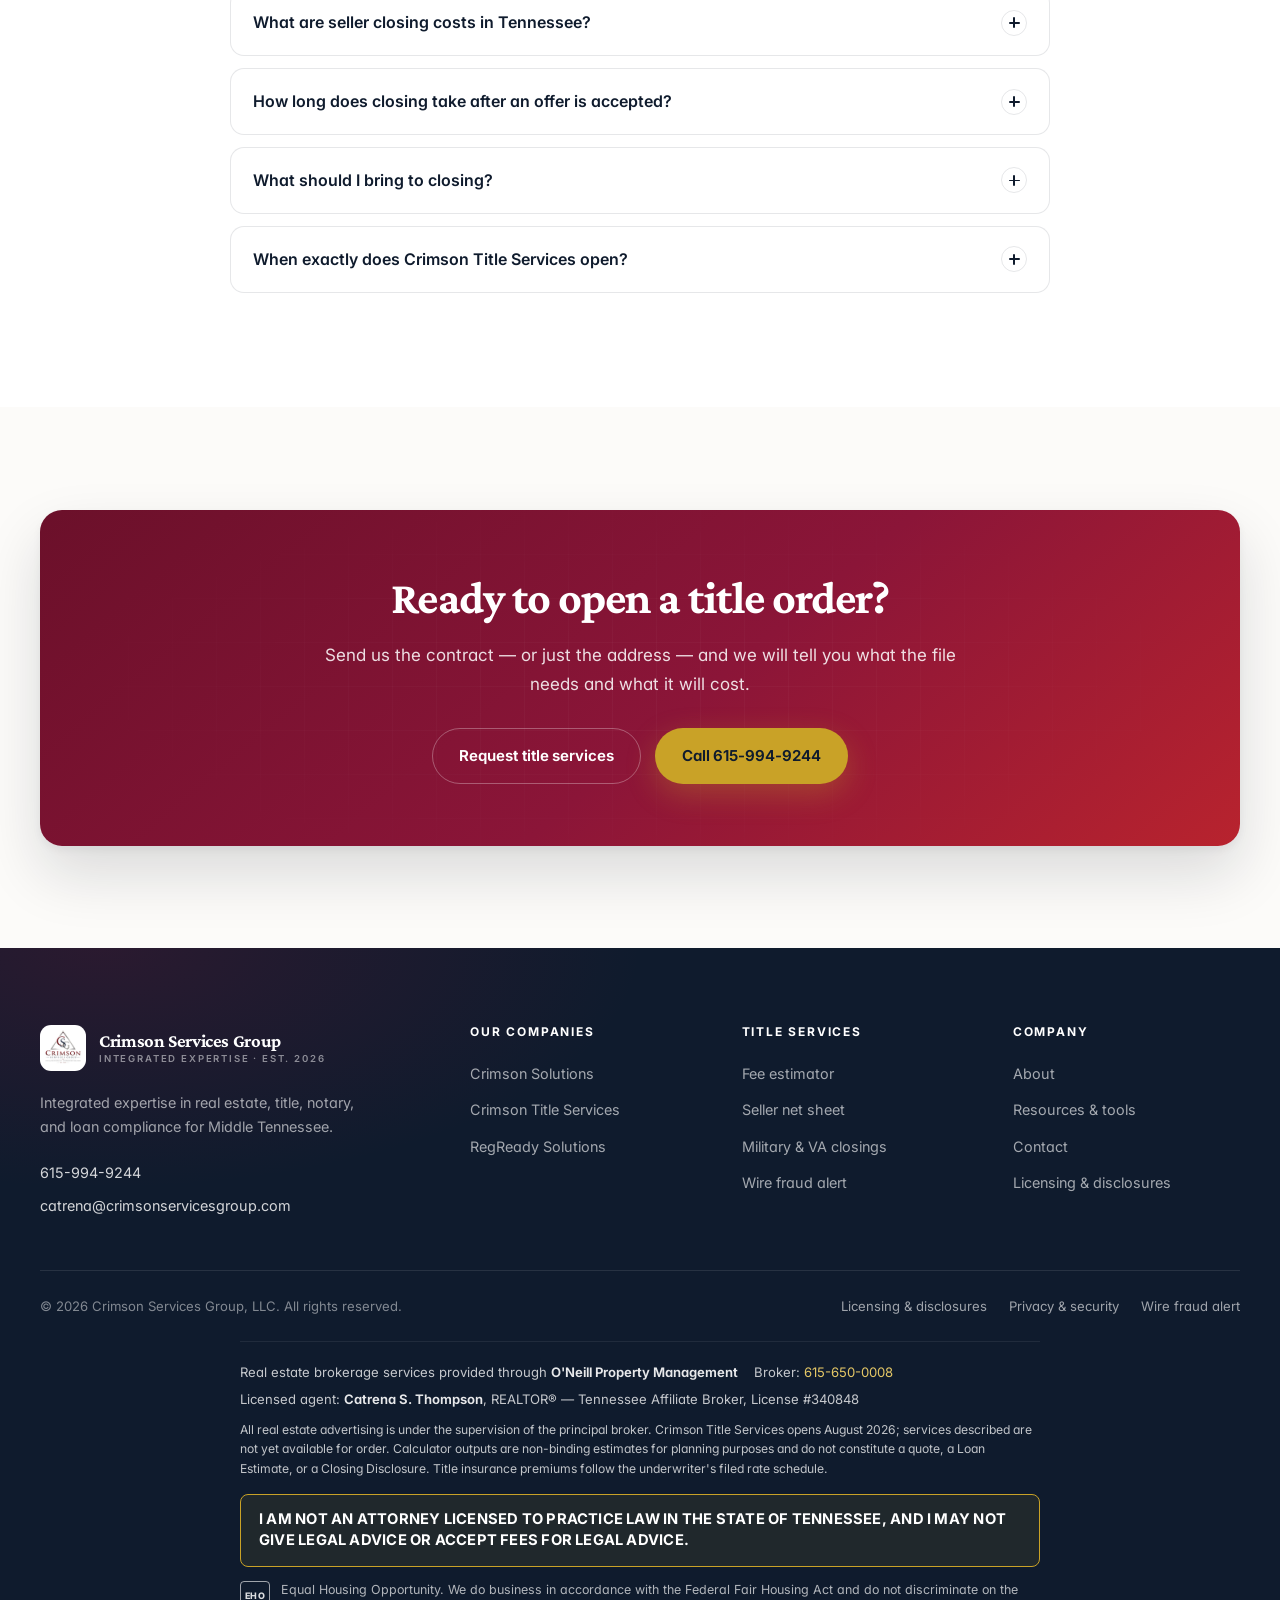
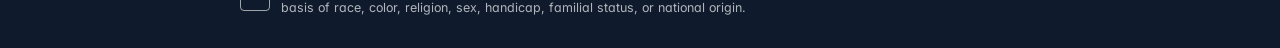
<file: title-services.html>
<!DOCTYPE html>
<html lang="en">
<head>
<meta charset="utf-8">
<meta name="viewport" content="width=device-width, initial-scale=1">
<title>Crimson Title Services | Title Insurance, Escrow &amp; Closings — Tennessee</title>
<meta name="description" content="Title insurance, escrow, and closing coordination for Middle Tennessee property transfers. Opening August 2026. Free fee estimator and seller net sheet.">
<meta name="theme-color" content="#0F1B2D">
<link rel="canonical" href="https://www.crimsonservicesgroup.com/title-services.html">
<link rel="icon" type="image/jpeg" href="assets/img/logos/crimson-title-services.jpg">
<link rel="apple-touch-icon" href="assets/img/logos/crimson-services-group.jpg">
<meta property="og:type" content="website">
<meta property="og:site_name" content="Crimson Services Group, LLC">
<meta property="og:url" content="https://www.crimsonservicesgroup.com/title-services.html">
<meta property="og:title" content="Crimson Title Services | Title Insurance, Escrow &amp; Closings">
<meta property="og:description" content="Title insurance, escrow, and closing coordination for Middle Tennessee. Opening August 2026. Free fee estimator and seller net sheet.">
<meta property="og:image" content="https://www.crimsonservicesgroup.com/assets/img/logos/crimson-title-services.jpg">
<meta name="twitter:card" content="summary_large_image">
<link rel="preconnect" href="https://fonts.googleapis.com">
<link rel="preconnect" href="https://fonts.gstatic.com" crossorigin>
<link href="https://fonts.googleapis.com/css2?family=Crimson+Pro:wght@400;500;600;700&family=Inter:wght@300;400;500;600;700&display=swap" rel="stylesheet">
<link rel="stylesheet" href="assets/css/site.css">
</head>
<body id="top">

<a class="skip-link" href="#main">Skip to content</a>

<div class="topbar">
  <div class="wrap">
    <a href="tel:6159949244"><svg width="14" height="14" viewBox="0 0 24 24" fill="none" stroke="currentColor" stroke-width="2" stroke-linecap="round" stroke-linejoin="round"><path d="M22 16.92v3a2 2 0 0 1-2.18 2 19.79 19.79 0 0 1-8.63-3.07 19.5 19.5 0 0 1-6-6 19.79 19.79 0 0 1-3.07-8.67A2 2 0 0 1 4.11 2h3a2 2 0 0 1 2 1.72c.13.96.36 1.9.7 2.81a2 2 0 0 1-.45 2.11L8.09 9.91a16 16 0 0 0 6 6l1.27-1.27a2 2 0 0 1 2.11-.45c.9.34 1.85.57 2.81.7A2 2 0 0 1 22 16.92z"/></svg>615-994-9244</a>
    <a href="mailto:catrena@crimsonservicesgroup.com"><svg width="14" height="14" viewBox="0 0 24 24" fill="none" stroke="currentColor" stroke-width="2" stroke-linecap="round" stroke-linejoin="round"><rect x="2" y="4" width="20" height="16" rx="2"/><path d="m22 7-10 6L2 7"/></svg>catrena@crimsonservicesgroup.com</a>
    <span class="tb-spacer tb-tag">Confidence in Every Closing</span>
  </div>
</div>

<header class="site-header">
  <nav class="nav" aria-label="Main navigation">
    <a class="brand" href="index.html">
      <img class="brand-logo" src="assets/img/logos/crimson-services-group.jpg" alt="Crimson Services Group logo" width="88" height="88">
      <span class="brand-txt">
        <span class="brand-name">Crimson Services Group</span>
        <span class="brand-sub">Integrated Expertise · Comprehensive Solutions</span>
      </span>
    </a>
    <ul class="nav-links" id="navLinks">
      <li><a href="index.html">Home</a></li>
      <li><a href="crimson-solutions.html">Notary &amp; Signings</a></li>
      <li><a href="title-services.html">Title Services</a></li>
      <li><a href="regready.html">Compliance</a></li>
      <li><a href="resources.html">Resources</a></li>
      <li><a href="contact.html">Contact</a></li>
    </ul>
    <div class="nav-actions">
      <a class="nav-phone" href="tel:6159949244">615-994-9244</a>
      <a class="btn btn--primary btn--sm" href="contact.html">Get Started</a>
    </div>
    <button class="nav-toggle" id="navToggle" aria-expanded="false" aria-controls="navLinks" aria-label="Toggle navigation menu"><span></span></button>
  </nav>
</header>

<!-- ============ BROKERAGE BAND (TREC Rule 1260-02-.12(3)(b)) ============
     Firm name + firm telephone as filed with the Commission, on every page.
     The firm name is typeset at the same size as "Crimson Services Group" in
     the header, as the rule requires. Do not shrink it in isolation. -->
<div class="brokerage-band" role="region" aria-label="Real estate brokerage firm disclosure">
  <div class="wrap">
    <div class="bb-lockup">
      <img class="bb-logo" src="assets/img/logos/oneill-property-management.jpg" alt="O'Neill Property Management" width="329" height="120">
      <span class="bb-txt">
        <span class="bb-eyebrow">Real estate brokerage firm</span>
        <span class="bb-firm">O&rsquo;Neill Property Management</span>
      </span>
    </div>
    <span class="bb-meta">
      <span>Firm telephone: <a href="tel:6156500008">615-650-0008</a></span>
      <span class="bb-sup">Catrena S. Thompson, REALTOR&reg;, Tennessee Affiliate Broker, License #340848. All real estate advertising is under the supervision of the principal broker.</span>
    </span>
  </div>
</div>

<main id="main" tabindex="-1">

<section class="page-hero">
  <div class="wrap">
    <div class="page-hero-inner">
      <div class="crumbs"><a href="index.html">Home</a><span>/</span>Crimson Title Services</div>
      <div class="logo-tile" style="margin-bottom:26px">
        <img src="assets/img/logos/crimson-title-services.jpg" alt="Crimson Title Services logo">
      </div>
      <span class="hero-badge" style="margin-bottom:20px"><b>Opening August 2026</b> Taking inquiries now</span>
      <h1>Confidence in every closing.</h1>
      <p class="lead">Title insurance, escrow, and closing coordination for residential and commercial property transfers throughout Middle Tennessee — run by people who have sat on both sides of the closing table.</p>
      <div class="hero-cta">
        <a class="btn btn--primary" href="contact.html">Request title services</a>
        <a class="btn btn--light" href="#tools">Try the estimators</a>
      </div>
    </div>
  </div>
</section>

<!-- ============ SERVICES ============ -->
<section class="section section--paper">
  <div class="wrap">
    <div class="section-head" data-reveal>
      <span class="eyebrow">Title &amp; settlement services</span>
      <h2>End-to-end coverage, from search to recording</h2>
      <p class="lead">A clear title is not a formality — it is what makes the sale hold up years later. Here is everything we handle.</p>
    </div>
    <div class="grid g-3">
      <article class="card" data-reveal>
        <div class="card-ico"><svg width="22" height="22" viewBox="0 0 24 24" fill="none" stroke="currentColor" stroke-width="2" stroke-linecap="round" stroke-linejoin="round"><path d="M12 22s8-4 8-10V5l-8-3-8 3v7c0 6 8 10 8 10z"/></svg></div>
        <h3>Owner's title insurance</h3>
        <p>Protects the buyer against title defects, undisclosed liens, forged instruments, and heirs who surface after closing.</p>
      </article>
      <article class="card" data-reveal data-delay="1">
        <div class="card-ico card-ico--navy"><svg width="22" height="22" viewBox="0 0 24 24" fill="none" stroke="currentColor" stroke-width="2" stroke-linecap="round" stroke-linejoin="round"><path d="M3 21h18M5 21V8l7-5 7 5v13"/><path d="M9 21v-6h6v6"/></svg></div>
        <h3>Lender's title insurance</h3>
        <p>Protects the lender's security interest for the life of the loan — required on virtually every financed transaction.</p>
      </article>
      <article class="card" data-reveal data-delay="2">
        <div class="card-ico card-ico--gold"><svg width="22" height="22" viewBox="0 0 24 24" fill="none" stroke="currentColor" stroke-width="2" stroke-linecap="round" stroke-linejoin="round"><circle cx="11" cy="11" r="7"/><path d="m21 21-4.3-4.3"/></svg></div>
        <h3>Title search &amp; examination</h3>
        <p>A full public-records search for liens, easements, encumbrances, and breaks in the chain of title.</p>
      </article>
      <article class="card" data-reveal>
        <div class="card-ico"><svg width="22" height="22" viewBox="0 0 24 24" fill="none" stroke="currentColor" stroke-width="2" stroke-linecap="round" stroke-linejoin="round"><rect x="2" y="6" width="20" height="13" rx="2"/><path d="M2 10h20M7 15h4"/></svg></div>
        <h3>Escrow services</h3>
        <p>Neutral third-party management of funds and documents until every condition of the contract is satisfied.</p>
      </article>
      <article class="card" data-reveal data-delay="1">
        <div class="card-ico card-ico--navy"><svg width="22" height="22" viewBox="0 0 24 24" fill="none" stroke="currentColor" stroke-width="2" stroke-linecap="round" stroke-linejoin="round"><rect x="3" y="4" width="18" height="18" rx="2"/><path d="M16 2v4M8 2v4M3 10h18M9 16l2 2 4-4"/></svg></div>
        <h3>Closing coordination</h3>
        <p>Scheduling, document preparation, signing, disbursement, and recording — tracked to the county clerk's stamp.</p>
      </article>
      <article class="card" data-reveal data-delay="2">
        <div class="card-ico card-ico--gold"><svg width="22" height="22" viewBox="0 0 24 24" fill="none" stroke="currentColor" stroke-width="2" stroke-linecap="round" stroke-linejoin="round"><path d="M3 21h18M6 21V7l6-4 6 4v14"/><path d="M10 21v-5h4v5M10 11h4"/></svg></div>
        <h3>Commercial closings</h3>
        <p>Entity documentation, corporate resolutions, and multi-party commercial transfers of any size.</p>
      </article>
    </div>
  </div>
</section>

<!-- ============ TOOLS ============ -->
<section class="section section--sand" id="tools">
  <div class="wrap">
    <div class="section-head" data-reveal>
      <span class="eyebrow">Working estimators</span>
      <h2>Run the numbers before you list</h2>
      <p class="lead">Two live calculators — no email gate, no waiting for a callback. Figures are good-faith estimates for planning; your actual quote comes from the filed rate table and the signed contract.</p>
    </div>

    <!-- Title fee estimator -->
    <div class="tool" data-reveal>
      <h3 style="margin-bottom:6px">Title &amp; closing fee estimator</h3>
      <p class="small" style="margin-bottom:24px">For Tennessee purchase and refinance transactions.</p>
      <form class="tool-grid" id="titleFee" novalidate>
        <div>
          <div class="field">
            <label for="tfType">Transaction type</label>
            <select id="tfType">
              <option value="purchase">Purchase</option>
              <option value="refinance">Refinance</option>
            </select>
          </div>
          <div class="field">
            <label for="tfPrice">Purchase price / property value</label>
            <input type="number" id="tfPrice" min="0" step="1000" value="400000" inputmode="numeric">
          </div>
          <div class="field">
            <label for="tfLoan">Loan amount <span style="text-transform:none;letter-spacing:0;font-weight:500">(enter 0 for cash)</span></label>
            <input type="number" id="tfLoan" min="0" step="1000" value="320000" inputmode="numeric">
          </div>
          <p class="micro">Tennessee transfer tax is $0.37 per $100 of consideration on purchases; mortgage recording tax is $0.115 per $100 of indebtedness over $2,000.</p>
        </div>

        <div class="tool-out">
          <div role="status" aria-live="polite" aria-atomic="true">
            <h4>Estimated settlement charges</h4>
            <div class="tool-total" id="tfTotal">$0</div>
          </div>
          <ul class="tool-lines">
            <li><span>Owner's title policy</span><b id="tfOwners">$0</b></li>
            <li><span>Lender's title policy</span><b id="tfLenders">$0</b></li>
            <li><span>Settlement, search &amp; courier</span><b id="tfSettlement">$0</b></li>
            <li><span>Recording fees</span><b id="tfRecording">$0</b></li>
            <li><span>State transfer tax</span><b id="tfTransfer">$0</b></li>
            <li><span>Mortgage recording tax</span><b id="tfMortgage">$0</b></li>
          </ul>
          <p class="tool-note">Estimate only. Premiums follow the underwriter's filed rate schedule; recording fees vary by county. Request a written quote for a binding figure.</p>
        </div>
      </form>
    </div>

    <!-- Net sheet -->
    <div class="tool mt-l" id="net-sheet" data-reveal>
      <h3 style="margin-bottom:6px">Seller net sheet</h3>
      <p class="small" style="margin-bottom:24px">What a seller actually walks away with, after the loan payoff and the costs of sale.</p>
      <form class="tool-grid" id="netSheet" novalidate>
        <div>
          <div class="field-row">
            <div class="field">
              <label for="nsPrice">Sale price</label>
              <input type="number" id="nsPrice" min="0" step="1000" value="450000" inputmode="numeric">
            </div>
            <div class="field">
              <label for="nsPayoff">Mortgage payoff</label>
              <input type="number" id="nsPayoff" min="0" step="1000" value="240000" inputmode="numeric">
            </div>
          </div>
          <div class="field-row">
            <div class="field">
              <label for="nsComm">Total commission %</label>
              <input type="number" id="nsComm" min="0" max="12" step="0.1" value="5.5" inputmode="decimal">
            </div>
            <div class="field">
              <label for="nsTaxes">Prorated property taxes</label>
              <input type="number" id="nsTaxes" min="0" step="50" value="1400" inputmode="numeric">
            </div>
          </div>
          <div class="field-row">
            <div class="field">
              <label for="nsRepairs">Repairs / inspection credits</label>
              <input type="number" id="nsRepairs" min="0" step="100" value="0" inputmode="numeric">
            </div>
            <div class="field">
              <label for="nsConcessions">Buyer concessions</label>
              <input type="number" id="nsConcessions" min="0" step="100" value="0" inputmode="numeric">
            </div>
          </div>
        </div>

        <div class="tool-out">
          <div role="status" aria-live="polite" aria-atomic="true">
            <h4>Estimated seller proceeds</h4>
            <div class="tool-total" id="nsOutNet">$0</div>
          </div>
          <ul class="tool-lines">
            <li><span>Real estate commission</span><b id="nsOutCommission">$0</b></li>
            <li><span>State transfer tax</span><b id="nsOutTransfer">$0</b></li>
            <li><span>Owner's title policy</span><b id="nsOutTitle">$0</b></li>
            <li><span>Settlement &amp; recording</span><b id="nsOutSettlement">$0</b></li>
            <li><span>Taxes, repairs &amp; concessions</span><b id="nsOutOther">$0</b></li>
            <li class="tl-total"><span>Total costs of sale</span><b id="nsOutCosts">$0</b></li>
            <li><span>Less mortgage payoff</span><b id="nsOutPayoff">$0</b></li>
          </ul>
          <p class="tool-note">Estimate only. Excludes HOA transfer fees, home warranty, unpaid liens, and per-diem interest. Bring us the contract and we will prepare a formal net sheet.</p>
        </div>
      </form>
    </div>
  </div>
</section>

<!-- ============ MILITARY ============ -->
<section class="section on-dark" id="military">
  <div class="wrap split">
    <div data-reveal>
      <span class="eyebrow">Military &amp; veteran services</span>
      <h2>Honoring those who served</h2>
      <p class="lead mt-s">Fort Campbell sits at the edge of our service area, and PCS timelines do not care about business hours. We build closings around deployment schedules, not the other way around.</p>
      <ul class="checks mt-m">
        <li><svg width="18" height="18" viewBox="0 0 24 24" fill="none" stroke="currentColor" stroke-width="2.4" stroke-linecap="round" stroke-linejoin="round"><path d="M20 6 9 17l-5-5"/></svg><span><strong>VA loan title support</strong> — VA-specific requirements, documentation, and fee handling.</span></li>
        <li><svg width="18" height="18" viewBox="0 0 24 24" fill="none" stroke="currentColor" stroke-width="2.4" stroke-linecap="round" stroke-linejoin="round"><path d="M20 6 9 17l-5-5"/></svg><span><strong>Remote online notarization</strong> — for deployed or remote-duty service members.</span></li>
        <li><svg width="18" height="18" viewBox="0 0 24 24" fill="none" stroke="currentColor" stroke-width="2.4" stroke-linecap="round" stroke-linejoin="round"><path d="M20 6 9 17l-5-5"/></svg><span><strong>Power of attorney closings</strong> — coordinated with your lender well before the signing date.</span></li>
        <li><svg width="18" height="18" viewBox="0 0 24 24" fill="none" stroke="currentColor" stroke-width="2.4" stroke-linecap="round" stroke-linejoin="round"><path d="M20 6 9 17l-5-5"/></svg><span><strong>Flexible scheduling</strong> — evenings, weekends, and time-zone-aware appointments.</span></li>
      </ul>
    </div>
    <div data-reveal data-delay="1">
      <div class="card card--dark" style="padding:34px">
        <div class="card-ico" style="background:rgba(201,162,39,.16);color:var(--gold-lt)"><svg width="24" height="24" viewBox="0 0 24 24" fill="none" stroke="currentColor" stroke-width="2" stroke-linecap="round" stroke-linejoin="round"><circle cx="12" cy="8" r="6"/><path d="M15.5 13.5 17 22l-5-3-5 3 1.5-8.5"/></svg></div>
        <h3>Specialized service for our military community</h3>
        <p>We understand PCS moves, VA loan requirements, and remote closings. Tell us the report date and we will work backward from it — including coordinating with a lender in another time zone and getting documents to a spouse handling the closing alone.</p>
        <a class="btn btn--gold mt-m" href="contact.html">Talk to us about a VA closing</a>
      </div>
    </div>
  </div>
</section>

<!-- ============ DIGITAL TOOLS ============ -->
<section class="section section--white">
  <div class="wrap">
    <div class="section-head" data-reveal>
      <span class="eyebrow">Digital closing tools</span>
      <h2>Fewer trips to the bank</h2>
      <p class="lead">Modern closings should not require a paper check and a drive across town. These capabilities go live with the office in August 2026.</p>
    </div>
    <div class="grid g-3">
      <article class="card" data-reveal>
        <div class="card-ico"><svg width="22" height="22" viewBox="0 0 24 24" fill="none" stroke="currentColor" stroke-width="2" stroke-linecap="round" stroke-linejoin="round"><rect x="2" y="5" width="20" height="14" rx="2"/><path d="M2 10h20"/></svg></div>
        <h3>Digital earnest money</h3>
        <p>Buyers submit earnest money online through a secure, trackable platform — with instant confirmation for the buyer and the agent, and a full audit trail for the file.</p>
        <p class="micro mt-s">Platform integration (TrustFunds, Earnnest, or equivalent) configured at launch.</p>
      </article>
      <article class="card" data-reveal data-delay="1">
        <div class="card-ico card-ico--navy"><svg width="22" height="22" viewBox="0 0 24 24" fill="none" stroke="currentColor" stroke-width="2" stroke-linecap="round" stroke-linejoin="round"><path d="M3 3v18h18"/><path d="M7 15l4-4 3 3 5-6"/></svg></div>
        <h3>Instant net sheets</h3>
        <p>Generate a professional seller net sheet during the listing appointment. Adjust price or concessions and watch proceeds recalculate live.</p>
        <p class="micro mt-s"><a href="#tools">Try the working version above →</a></p>
      </article>
      <article class="card" data-reveal data-delay="2">
        <div class="card-ico card-ico--gold"><svg width="22" height="22" viewBox="0 0 24 24" fill="none" stroke="currentColor" stroke-width="2" stroke-linecap="round" stroke-linejoin="round"><rect x="5" y="2" width="14" height="20" rx="2"/><path d="M12 18h.01"/></svg></div>
        <h3>Remote online notarization</h3>
        <p>Secure identity verification and audio-visual notarization for out-of-state buyers, investors, and deployed service members.</p>
        <p class="micro mt-s">Subject to Tennessee RON requirements and lender acceptance.</p>
      </article>
    </div>
  </div>
</section>

<!-- ============ CLOSING PROCESS ============ -->
<section class="section section--sand">
  <div class="wrap split">
    <div data-reveal>
      <span class="eyebrow">What to expect</span>
      <h2>The closing, step by step</h2>
      <p class="lead mt-s">Most people close on a house two or three times in their life. Here is the whole sequence, so nothing on closing day is a surprise.</p>
      <div class="callout mt-m">
        <span class="callout-ico"><svg width="24" height="24" viewBox="0 0 24 24" fill="none" stroke="currentColor" stroke-width="2" stroke-linecap="round" stroke-linejoin="round"><path d="M10.3 3.9 1.8 18a2 2 0 0 0 1.7 3h17a2 2 0 0 0 1.7-3L13.7 3.9a2 2 0 0 0-3.4 0z"/><path d="M12 9v4M12 17h.01"/></svg></span>
        <div>
          <h4>Before you wire anything</h4>
          <p>Call our office at a number you already have and confirm the wire instructions verbally. We will never send changed wire instructions by email. <a href="resources.html#wire-fraud">Read the wire fraud guide →</a></p>
        </div>
      </div>
    </div>
    <div class="timeline" data-reveal data-delay="1">
      <div class="tl"><div class="tl-dot">1</div><div><h4>Contract &amp; order opened</h4><p>We receive the executed contract, open the file, and confirm the closing date with all parties.</p></div></div>
      <div class="tl"><div class="tl-dot">2</div><div><h4>Title search &amp; examination</h4><p>Public records searched for liens, judgments, easements, and chain-of-title defects.</p></div></div>
      <div class="tl"><div class="tl-dot">3</div><div><h4>Commitment issued &amp; cleared</h4><p>Requirements and exceptions are listed, then cleared — payoffs ordered, releases obtained.</p></div></div>
      <div class="tl"><div class="tl-dot">4</div><div><h4>Closing disclosure &amp; figures</h4><p>Final numbers reconciled with the lender and reviewed with buyer and seller in advance.</p></div></div>
      <div class="tl"><div class="tl-dot">5</div><div><h4>Signing</h4><p>Typically one to two hours. Bring a government photo ID and, for cash to close, a wire sent after verbal verification.</p></div></div>
      <div class="tl"><div class="tl-dot">6</div><div><h4>Funding, recording &amp; policy</h4><p>Funds disburse, the deed and deed of trust record with the county, and the final policy issues.</p></div></div>
    </div>
  </div>
</section>

<!-- ============ FAQ ============ -->
<section class="section section--white">
  <div class="wrap-narrow">
    <div class="section-head section-head--center" data-reveal>
      <span class="eyebrow">Title FAQ</span>
      <h2>Common title &amp; closing questions</h2>
    </div>
    <div data-acc-group data-reveal>
      <div class="acc">
        <button class="acc-q" aria-expanded="false">Who pays for title insurance in Tennessee?<span class="acc-icon"></span></button>
        <div class="acc-a"><div class="acc-a-inner">Custom in Tennessee generally has the seller paying for the owner's policy that protects the buyer, and the buyer paying for the lender's policy. Custom is not law — allocation is negotiable and is set by your purchase contract.</div></div>
      </div>
      <div class="acc">
        <button class="acc-q" aria-expanded="false">Do I really need an owner's policy?<span class="acc-icon"></span></button>
        <div class="acc-a"><div class="acc-a-inner">The lender's policy protects the lender, not you. An owner's policy is what defends your equity against a forged deed, an unknown heir, an unreleased lien, or a boundary claim — and it is a one-time premium that lasts as long as you own the property.</div></div>
      </div>
      <div class="acc">
        <button class="acc-q" aria-expanded="false">What are seller closing costs in Tennessee?<span class="acc-icon"></span></button>
        <div class="acc-a"><div class="acc-a-inner">Typically real estate commissions, the owner's title policy, state transfer tax of $0.37 per $100 of consideration, prorated property taxes, recording fees, and any negotiated concessions — commonly landing in the 6–10% range with commissions as the largest piece. Use the <a href="#tools">net sheet above</a> for your specific numbers.</div></div>
      </div>
      <div class="acc">
        <button class="acc-q" aria-expanded="false">How long does closing take after an offer is accepted?<span class="acc-icon"></span></button>
        <div class="acc-a"><div class="acc-a-inner">Thirty to forty-five days for a financed purchase; ten to fifteen days for cash. The pace is usually set by the lender's underwriting, the property valuation, and how quickly title requirements clear.</div></div>
      </div>
      <div class="acc">
        <button class="acc-q" aria-expanded="false">What should I bring to closing?<span class="acc-icon"></span></button>
        <div class="acc-a"><div class="acc-a-inner">A valid government-issued photo ID, your Social Security number, proof of homeowners insurance for a purchase, and any documents your lender requested. Cash to close should be wired in advance — after you verbally verify the instructions — or brought as a cashier's check if the amount is small.</div></div>
      </div>
      <div class="acc">
        <button class="acc-q" aria-expanded="false">When exactly does Crimson Title Services open?<span class="acc-icon"></span></button>
        <div class="acc-a"><div class="acc-a-inner">August 2026. We are accepting inquiries and scheduling conversations now so files are ready to open on day one. In the meantime, Crimson Solutions handles mobile notary and loan signing work statewide.</div></div>
      </div>
    </div>
  </div>
</section>

<section class="section section--paper">
  <div class="wrap">
    <div class="cta" data-reveal>
      <h2>Ready to open a title order?</h2>
      <p>Send us the contract — or just the address — and we will tell you what the file needs and what it will cost.</p>
      <div class="cta-actions">
        <a class="btn btn--light" href="contact.html">Request title services</a>
        <a class="btn btn--gold" href="tel:6159949244">Call 615-994-9244</a>
      </div>
    </div>
  </div>
</section>

</main>

<footer class="site-footer">
  <div class="wrap footer-top">
    <div class="footer-brand">
      <div style="display:flex;align-items:center;gap:13px">
        <img class="brand-logo" src="assets/img/logos/crimson-services-group.jpg" alt="" width="46" height="46" loading="lazy">
        <span class="brand-txt">
          <span class="brand-name">Crimson Services Group</span>
          <span class="brand-sub">Integrated Expertise · Est. 2026</span>
        </span>
      </div>
      <p>Integrated expertise in real estate, title, notary, and loan compliance for Middle Tennessee.</p>
      <div class="footer-contact">
        <a href="tel:6159949244">615-994-9244</a>
        <a href="mailto:catrena@crimsonservicesgroup.com">catrena@crimsonservicesgroup.com</a>
      </div>
    </div>
    <div class="footer-col">
      <h4>Our companies</h4>
      <a href="crimson-solutions.html">Crimson Solutions</a>
      <a href="title-services.html">Crimson Title Services</a>
      <a href="regready.html">RegReady Solutions</a>
    </div>
    <div class="footer-col">
      <h4>Title services</h4>
      <a href="title-services.html#tools">Fee estimator</a>
      <a href="title-services.html#net-sheet">Seller net sheet</a>
      <a href="title-services.html#military">Military &amp; VA closings</a>
      <a href="resources.html#wire-fraud">Wire fraud alert</a>
    </div>
    <div class="footer-col">
      <h4>Company</h4>
      <a href="index.html#about">About</a>
      <a href="resources.html">Resources &amp; tools</a>
      <a href="contact.html">Contact</a>
      <a href="contact.html#disclosures">Licensing &amp; disclosures</a>
    </div>
  </div>

  <div class="wrap footer-bottom">
    <span>© <span data-year>2026</span> Crimson Services Group, LLC. All rights reserved.</span>
    <span class="fb-links">
      <a href="contact.html#disclosures">Licensing &amp; disclosures</a>
      <a href="index.html#security">Privacy &amp; security</a>
      <a href="resources.html#wire-fraud">Wire fraud alert</a>
    </span>
  </div>

  <div class="wrap footer-legal">
    <div class="broker-line">
      <span>Real estate brokerage services provided through <strong>O'Neill Property Management</strong></span>
      <span>Broker: <a href="tel:6156500008">615-650-0008</a></span>
      <span>Licensed agent: <strong>Catrena S. Thompson</strong>, REALTOR® — Tennessee Affiliate Broker, License #340848</span>
    </div>
    <p style="margin-top:10px">All real estate advertising is under the supervision of the principal broker. Crimson Title Services opens August 2026; services described are not yet available for order. Calculator outputs are non-binding estimates for planning purposes and do not constitute a quote, a Loan Estimate, or a Closing Disclosure. Title insurance premiums follow the underwriter's filed rate schedule.</p>

    <p class="notary-notice">I AM NOT AN ATTORNEY LICENSED TO PRACTICE LAW IN THE STATE OF TENNESSEE, AND I MAY NOT GIVE LEGAL ADVICE OR ACCEPT FEES FOR LEGAL ADVICE.</p>
    <p class="eho-line"><span class="eho-mark" aria-hidden="true">EHO</span><span>Equal Housing Opportunity. We do business in accordance with the Federal Fair Housing Act and do not discriminate on the basis of race, color, religion, sex, handicap, familial status, or national origin.</span></p>
  </div>
</footer>

<a class="to-top" href="#top" aria-label="Back to top">
  <svg width="18" height="18" viewBox="0 0 24 24" fill="none" stroke="currentColor" stroke-width="2.2" stroke-linecap="round" stroke-linejoin="round"><path d="M12 19V5M5 12l7-7 7 7"/></svg>
</a>

<div class="call-bar">
  <a href="tel:6159949244">
    <svg width="18" height="18" viewBox="0 0 24 24" fill="none" stroke="currentColor" stroke-width="2" stroke-linecap="round" stroke-linejoin="round"><path d="M22 16.92v3a2 2 0 0 1-2.18 2 19.79 19.79 0 0 1-8.63-3.07 19.5 19.5 0 0 1-6-6 19.79 19.79 0 0 1-3.07-8.67A2 2 0 0 1 4.11 2h3a2 2 0 0 1 2 1.72c.13.96.36 1.9.7 2.81a2 2 0 0 1-.45 2.11L8.09 9.91a16 16 0 0 0 6 6l1.27-1.27a2 2 0 0 1 2.11-.45c.9.34 1.85.57 2.81.7A2 2 0 0 1 22 16.92z"/></svg>
    Call 615-994-9244
  </a>
</div>

<script src="assets/js/site.js" defer></script>
</body>
</html>
</file>
<file: assets/css/site.css>
/* ==========================================================================
   Crimson Services Group, LLC — Design System
   Structure: 1.Tokens 2.Reset 3.Type 4.Layout 5.Header 6.Hero 7.Components
              8.Sections 9.Forms 10.Footer 11.Motion 12.Responsive 13.Print
   ========================================================================== */

/* ---------- 1. TOKENS ---------- */
:root{
  /* brand — sampled from the Crimson Services Group logo suite */
  --crimson:#8B1538;
  --crimson-dk:#6B102A;
  --crimson-lt:#A91D3A;
  --navy:#1E3A5F;
  --navy-dk:#152A45;
  --ink:#0F1B2D;
  --ink-2:#1B2C45;
  --silver:#C0C0C0;
  --silver-lt:#E8E8E8;
  --gold:#C9A227;
  --gold-lt:#E4C766;

  /* neutrals */
  --paper:#FCFBF9;
  --sand:#F3F1EC;
  --sand-2:#E9E5DD;
  --slate:#4A5568;
  --slate-lt:#5A6474;
  --line:rgba(15,27,45,.10);
  --line-2:rgba(15,27,45,.06);
  --white:#fff;

  /* semantic */
  --ok:#1F7A4D;
  --warn:#B45309;

  /* type */
  --serif:"Crimson Pro","Iowan Old Style","Palatino Linotype",Palatino,Georgia,serif;
  --sans:"Inter",-apple-system,BlinkMacSystemFont,"Segoe UI",Roboto,"Helvetica Neue",Arial,sans-serif;

  /* spacing / shape */
  --wrap:1200px;
  --wrap-narrow:820px;
  --r-sm:8px;
  --r:14px;
  --r-lg:22px;
  --r-pill:999px;

  /* elevation */
  --sh-1:0 1px 2px rgba(11,18,32,.05), 0 2px 8px rgba(11,18,32,.05);
  --sh-2:0 2px 4px rgba(11,18,32,.04), 0 12px 28px rgba(11,18,32,.09);
  --sh-3:0 4px 8px rgba(11,18,32,.05), 0 28px 60px rgba(11,18,32,.14);
  --sh-crimson:0 10px 30px rgba(139,21,56,.28);

  /* motion */
  --ease:cubic-bezier(.22,.61,.36,1);
  --ease-out:cubic-bezier(.16,1,.3,1);
}

/* ---------- 2. RESET ---------- */
*,*::before,*::after{box-sizing:border-box}
html{-webkit-text-size-adjust:100%;scroll-behavior:smooth;scroll-padding-top:132px}
body{
  margin:0;
  background:var(--paper);
  color:var(--slate);
  font-family:var(--sans);
  font-size:17px;
  line-height:1.68;
  font-feature-settings:"kern" 1,"liga" 1,"cv11" 1;
  -webkit-font-smoothing:antialiased;
  -moz-osx-font-smoothing:grayscale;
  overflow-x:hidden;
}
img,svg,video{max-width:100%;height:auto;display:block}
button,input,select,textarea{font:inherit;color:inherit}
button{cursor:pointer;background:none;border:0}
a{color:var(--crimson);text-decoration:none;transition:color .2s var(--ease)}
a:hover{color:var(--crimson-dk)}
ul{margin:0;padding:0;list-style:none}
hr{border:0;border-top:1px solid var(--line);margin:0}
:focus-visible{outline:2px solid var(--crimson);outline-offset:3px;border-radius:4px}
.topbar :focus-visible,.hero :focus-visible,.page-hero :focus-visible,.on-dark :focus-visible,
.cta :focus-visible,.tool-out :focus-visible,.site-footer :focus-visible,
.call-bar :focus-visible,.skip-link:focus-visible{outline-color:var(--gold-lt)}
/* .to-top is fixed over arbitrary page content, so an offset ring cannot rely on
   the backdrop — draw it directly on the button's own ink body instead. */
.to-top:focus-visible{outline:2px solid var(--gold-lt);outline-offset:-3px;box-shadow:0 0 0 2px rgba(255,255,255,.85),var(--sh-2)}
::selection{background:rgba(139,21,56,.15);color:var(--ink)}

.skip-link{
  position:absolute;left:-9999px;top:0;z-index:999;
  background:var(--ink);color:#fff;padding:12px 20px;border-radius:0 0 var(--r-sm) 0;font-weight:600
}
.skip-link:focus{left:0;color:#fff}
.sr-only{position:absolute;width:1px;height:1px;padding:0;margin:-1px;overflow:hidden;clip:rect(0,0,0,0);white-space:nowrap;border:0}

/* ---------- 3. TYPE ---------- */
h1,h2,h3,h4,h5{
  font-family:var(--serif);
  color:var(--ink);
  margin:0;
  line-height:1.12;
  letter-spacing:-.015em;
  font-weight:700;
}
h1{font-size:clamp(2.4rem,5.4vw,4.1rem);line-height:1.05;letter-spacing:-.025em}
h2{font-size:clamp(1.9rem,3.6vw,2.9rem);letter-spacing:-.02em}
h3{font-size:clamp(1.15rem,1.7vw,1.42rem);letter-spacing:-.012em}
h4{font-size:1.02rem;letter-spacing:-.005em;font-family:var(--sans);font-weight:700}
p{margin:0 0 1.05em}
p:last-child{margin-bottom:0}
strong{color:var(--ink);font-weight:650}
.lead{font-size:clamp(1.06rem,1.55vw,1.24rem);line-height:1.62;color:var(--slate)}
.small{font-size:.875rem;line-height:1.6}
.micro{font-size:.78rem;line-height:1.55;color:var(--slate-lt)}
.serif{font-family:var(--serif)}
.accent{color:var(--crimson)}
.u-gold{
  background-image:linear-gradient(transparent 62%,rgba(201,162,39,.42) 62%);
  background-repeat:no-repeat;padding:0 .06em
}

/* eyebrow */
.eyebrow{
  display:inline-flex;align-items:center;gap:10px;
  font-family:var(--sans);font-size:.74rem;font-weight:700;
  letter-spacing:.16em;text-transform:uppercase;
  color:var(--crimson);margin-bottom:18px
}
.eyebrow::before{content:"";width:26px;height:2px;background:var(--gold);flex:none;border-radius:2px}
.on-dark .eyebrow{color:var(--gold-lt)}
.on-dark .eyebrow::before{background:var(--gold)}

/* ---------- 4. LAYOUT ---------- */
.wrap{width:min(100% - 44px,var(--wrap));margin-inline:auto}
.wrap-narrow{width:min(100% - 44px,var(--wrap-narrow));margin-inline:auto}
.section{padding:clamp(64px,8vw,116px) 0;position:relative}
.section--tight{padding:clamp(48px,5vw,74px) 0}
.section--sand{background:var(--sand)}
.section--paper{background:var(--paper)}
.section--white{background:var(--white)}
.section-head{max-width:760px;margin-bottom:clamp(34px,4vw,56px)}
.section-head--center{margin-inline:auto;text-align:center}
.section-head--center .eyebrow{justify-content:center}
.section-head p{margin-top:18px}

/* dark section */
.on-dark{background:var(--ink);color:rgba(255,255,255,.74);position:relative;overflow:hidden}
.on-dark h1,.on-dark h2,.on-dark h3,.on-dark h4{color:#fff}
.on-dark strong{color:#fff}
.on-dark .lead{color:rgba(255,255,255,.76)}
.on-dark::before{
  content:"";position:absolute;inset:0;pointer-events:none;
  background:
    radial-gradient(1000px 460px at 12% -12%,rgba(139,21,56,.30),transparent 62%),
    radial-gradient(760px 420px at 92% 108%,rgba(30,58,95,.85),transparent 60%);
}
.on-dark > *{position:relative;z-index:1}

.grid{display:grid;gap:22px}
.g-2{grid-template-columns:repeat(2,minmax(0,1fr))}
.g-3{grid-template-columns:repeat(3,minmax(0,1fr))}
.g-4{grid-template-columns:repeat(4,minmax(0,1fr))}
.split{display:grid;grid-template-columns:1.05fr .95fr;gap:clamp(32px,5vw,72px);align-items:center}
.split > *{min-width:0}
.stack-sm > * + *{margin-top:12px}
.center{text-align:center}
.mt-s{margin-top:16px}.mt-m{margin-top:28px}.mt-l{margin-top:44px}

/* hairline texture used across dark panels */
.rule-gold{width:52px;height:3px;background:var(--gold);border-radius:3px;margin:0 0 22px}

/* ---------- 5. HEADER ---------- */
.topbar{
  background:var(--ink);color:rgba(255,255,255,.62);
  font-size:.79rem;letter-spacing:.01em;
  border-bottom:1px solid rgba(255,255,255,.07)
}
.topbar .wrap{display:flex;flex-wrap:wrap;gap:8px 26px;align-items:center;padding:9px 0}
.topbar a{color:rgba(255,255,255,.78);display:inline-flex;align-items:center;gap:7px}
.topbar a:hover{color:var(--gold-lt)}
.topbar .tb-spacer{margin-left:auto}
.topbar .tb-tag{color:var(--gold-lt);font-weight:600;letter-spacing:.08em;text-transform:uppercase;font-size:.7rem}

.site-header{
  position:sticky;top:0;z-index:100;
  background:rgba(255,255,255,.92);
  backdrop-filter:saturate(180%) blur(14px);
  -webkit-backdrop-filter:saturate(180%) blur(14px);
  border-top:4px solid var(--crimson);
  border-bottom:1px solid var(--line-2);
  box-shadow:0 1px 0 var(--line);
  transition:box-shadow .3s var(--ease),background .3s var(--ease)
}
.site-header.is-stuck{box-shadow:0 1px 0 var(--line),0 10px 30px rgba(11,18,32,.07);background:rgba(255,255,255,.98)}
.nav{display:flex;align-items:center;gap:22px;padding:22px 0;width:min(100% - 44px,var(--wrap));margin-inline:auto}

.brand{display:flex;align-items:center;gap:16px;flex:0 1 auto;min-width:0}
.brand:hover{color:inherit}
.brand-mark{width:44px;height:44px;flex:none}
.brand-txt{display:flex;flex-direction:column;line-height:1.05;min-width:0}
.brand-name{
  font-family:var(--serif);font-size:1.16rem;font-weight:700;color:var(--ink);
  letter-spacing:-.02em;white-space:nowrap;overflow:hidden;text-overflow:ellipsis
}
.brand-sub{font-size:.6rem;letter-spacing:.19em;text-transform:uppercase;color:var(--slate-lt);font-weight:600;margin-top:3px;white-space:nowrap;overflow:hidden;text-overflow:ellipsis}

/* header lockup — the parent brand is the loudest thing on the page */
.site-header .brand-logo{width:88px;height:88px;border-radius:16px;padding:3px}
.site-header .brand-name{
  font-size:clamp(1.5rem,2.5vw,1.95rem);color:var(--crimson);
  font-weight:700;letter-spacing:-.025em;line-height:1.02
}
.site-header .brand-sub{
  font-size:.68rem;letter-spacing:.2em;color:var(--slate);
  margin-top:6px;padding-top:6px;border-top:2px solid var(--gold);
  display:inline-block;align-self:flex-start
}
.site-header .brand:hover .brand-name{color:var(--crimson-dk)}

/* The landing-page lockup gets a dedicated second row for navigation so the
   full company name and mark can lead without competing for horizontal room. */
@media (min-width:1151px){
  .home .nav{
    display:grid;grid-template-columns:minmax(0,1fr) auto;
    grid-template-areas:"brand actions" "links links";
    gap:8px 28px;padding:10px 0
  }
  .home .brand{grid-area:brand;width:max-content;max-width:100%;gap:24px}
  .home .site-header .brand-logo{
    width:135px;height:135px;padding:4px;border-radius:20px;
    box-shadow:var(--sh-1)
  }
  .home .site-header .brand-name,
  .home .bb-firm{font-size:clamp(2.5rem,3.75vw,3.06rem)}
  .home .site-header .brand-sub{font-size:.72rem;letter-spacing:.21em;margin-top:8px;padding-top:8px}
  .home .nav-links{
    grid-area:links;margin-left:0;justify-content:center;
    padding-top:8px;border-top:1px solid var(--line-2)
  }
  .home .nav-actions{grid-area:actions}
}

/* ---------- BROKERAGE BAND (TREC Rule 1260-02-.12(3)(b)) ----------
   The rule requires the firm name as filed with the Commission, plus the firm
   telephone number, on every advertisement — and requires the firm name to be
   set "in letters the same size or larger" than the licensee's name or the name
   of any team, group, or similar entity. "Crimson Services Group" is the loudest
   name in the header, so O'Neill Property Management is matched to it exactly:
   .bb-firm and .site-header .brand-name share the same clamp(). If you ever
   change one, change the other, or the site falls out of compliance. */
.brokerage-band{background:var(--sand);border-bottom:1px solid var(--sand-2)}
.brokerage-band .wrap{
  display:flex;align-items:center;gap:14px 24px;flex-wrap:wrap;padding:16px 0
}
.bb-lockup{display:flex;align-items:center;gap:15px;min-width:0}
.bb-logo{
  height:56px;width:auto;flex:none;border-radius:8px;
  background:#fff;padding:4px;border:1px solid var(--line)
}
.bb-txt{display:flex;flex-direction:column;min-width:0}
.bb-eyebrow{
  font-size:.64rem;letter-spacing:.19em;text-transform:uppercase;
  font-weight:700;color:var(--slate-lt);margin-bottom:3px
}
.bb-firm{
  font-family:var(--serif);font-weight:700;color:var(--ink);
  font-size:clamp(1.5rem,2.5vw,1.95rem);letter-spacing:-.025em;line-height:1.04
}
.bb-meta{
  margin-left:auto;display:flex;flex-direction:column;gap:2px;
  text-align:right;font-size:.86rem;color:var(--slate)
}
.bb-meta a{font-weight:700;color:var(--crimson)}
.bb-meta .bb-sup{font-size:.76rem;color:var(--slate-lt);max-width:34ch}

.nav-links{display:flex;align-items:center;gap:4px;margin-left:auto;flex:none}
.nav-links > li{position:relative}
.nav-links a{
  display:block;padding:10px 14px;border-radius:var(--r-sm);
  color:var(--ink);font-size:.925rem;font-weight:500;letter-spacing:-.005em;
  transition:background .2s var(--ease),color .2s var(--ease)
}
.nav-links a:hover{background:rgba(11,18,32,.05);color:var(--ink)}
.nav-links a.is-active{color:var(--crimson);font-weight:650}
.nav-links a.is-active::after{
  content:"";display:block;height:2px;width:18px;background:var(--gold);
  border-radius:2px;margin:5px auto -2px
}
.nav-actions{display:flex;align-items:center;gap:12px;flex:none}
.nav-phone{
  font-weight:650;color:var(--ink);font-size:.92rem;white-space:nowrap;
  display:inline-flex;align-items:center;gap:8px
}
.nav-phone:hover{color:var(--crimson)}
.nav-toggle{display:none;width:44px;height:44px;border-radius:var(--r-sm);border:1px solid var(--line);align-items:center;justify-content:center}
.nav-toggle span{display:block;width:19px;height:2px;background:var(--ink);border-radius:2px;position:relative;transition:.25s var(--ease)}
.nav-toggle span::before,.nav-toggle span::after{
  content:"";position:absolute;left:0;width:19px;height:2px;background:var(--ink);border-radius:2px;transition:.25s var(--ease)
}
.nav-toggle span::before{top:-6px}
.nav-toggle span::after{top:6px}
.nav-toggle[aria-expanded="true"] span{background:transparent}
.nav-toggle[aria-expanded="true"] span::before{top:0;transform:rotate(45deg)}
.nav-toggle[aria-expanded="true"] span::after{top:0;transform:rotate(-45deg)}

/* ---------- 6. HERO ---------- */
.hero{
  position:relative;background:var(--ink);color:rgba(255,255,255,.8);
  overflow:hidden;isolation:isolate
}
/* Crimson flows through plum into navy for a balanced two-colour field. */
.hero::before{
  content:"";position:absolute;inset:0;z-index:0;
  background:
    radial-gradient(860px 620px at 0% -8%,rgba(185,34,71,.38),transparent 64%),
    radial-gradient(900px 600px at 100% 108%,rgba(30,58,95,.72),transparent 68%),
    radial-gradient(620px 440px at 54% 112%,rgba(201,162,39,.10),transparent 64%),
    linear-gradient(125deg,#73142F 0%,#5B1A37 24%,#3B2945 46%,#243652 68%,#142A46 100%);
}
.hero::after{ /* fine engraved grid — conveys precision/audit */
  content:"";position:absolute;inset:0;z-index:0;opacity:.5;
  background-image:
    linear-gradient(rgba(255,255,255,.045) 1px,transparent 1px),
    linear-gradient(90deg,rgba(255,255,255,.045) 1px,transparent 1px);
  background-size:64px 64px;
  mask-image:radial-gradient(90% 78% at 50% 32%,#000 30%,transparent 82%);
  -webkit-mask-image:radial-gradient(90% 78% at 50% 32%,#000 30%,transparent 82%);
}
.hero-inner{position:relative;z-index:2;padding:clamp(72px,10vw,132px) 0 clamp(96px,10vw,148px)}
.hero-grid{display:grid;grid-template-columns:1.15fr .85fr;gap:clamp(34px,5vw,68px);align-items:center}
.hero-grid > *{min-width:0}
.hero-badge{
  display:inline-flex;align-items:center;gap:10px;
  padding:7px 16px 7px 8px;border-radius:var(--r-pill);
  background:rgba(255,255,255,.07);border:1px solid rgba(255,255,255,.14);
  font-size:.76rem;font-weight:600;letter-spacing:.09em;text-transform:uppercase;
  color:rgba(255,255,255,.86);margin-bottom:26px
}
.hero-badge b{
  background:var(--gold);color:var(--ink);font-weight:800;
  padding:3px 9px;border-radius:var(--r-pill);font-size:.68rem;letter-spacing:.08em;
  white-space:nowrap
}
.hero h1{color:#fff;max-width:15ch}
.hero h1 em{font-style:normal;color:var(--gold-lt)}
.hero .lead{margin-top:24px;max-width:56ch;font-size:clamp(1.06rem,1.5vw,1.22rem);color:#fff}
.hero-cta{display:flex;flex-wrap:wrap;gap:14px;margin-top:34px}
.hero-cred{
  display:flex;flex-wrap:wrap;gap:10px 22px;margin-top:38px;
  padding-top:26px;border-top:1px solid rgba(255,255,255,.12);
  font-size:.86rem;color:rgba(255,255,255,.66)
}
.hero-cred span{display:inline-flex;align-items:center;gap:9px}
.hero-cred svg{flex:none;color:var(--gold)}

/* hero brand panel */
/* cream card floating on the crimson hero */
.hero-panel{
  background:var(--paper);border:1px solid rgba(255,255,255,.5);
  border-radius:var(--r-lg);padding:30px;
  box-shadow:0 30px 70px rgba(0,0,0,.34)
}
.hero-panel h2{font-size:1.05rem;font-family:var(--sans);font-weight:700;color:var(--ink);letter-spacing:.01em}
.hero-panel .micro{color:var(--slate-lt)}
.brand-list{margin-top:20px;display:grid;gap:2px}
.brand-list a{
  display:grid;grid-template-columns:auto 1fr auto;align-items:center;gap:14px;
  padding:15px 14px;border-radius:var(--r);color:var(--ink);
  border:1px solid transparent;transition:.25s var(--ease)
}
.brand-list a:hover{background:var(--sand);border-color:var(--line);transform:translateX(3px)}
.bl-logo{
  width:48px;height:48px;border-radius:10px;padding:3px;overflow:hidden;
  display:grid;place-items:center;background:#fff;border:1px solid var(--line);
  box-shadow:var(--sh-1);transition:.25s var(--ease)
}
.bl-logo img{width:100%;height:100%;object-fit:contain;border-radius:6px}
.brand-list a:hover .bl-logo{border-color:rgba(139,21,56,.28);box-shadow:0 5px 14px rgba(15,27,45,.10)}
.bl-name{font-weight:650;font-size:.97rem;color:var(--ink);display:block;line-height:1.3}
.bl-desc{font-size:.79rem;color:var(--slate-lt);display:block}
.bl-arrow{color:rgba(15,27,45,.35);transition:.25s var(--ease)}
.brand-list a:hover .bl-arrow{color:var(--crimson);transform:translateX(3px)}

/* page hero (interior) */
.page-hero{position:relative;background:var(--crimson-dk);overflow:hidden;isolation:isolate}
.page-hero::before{
  content:"";position:absolute;inset:0;
  background:
    radial-gradient(950px 500px at 6% -20%,rgba(196,38,74,.78),transparent 62%),
    radial-gradient(760px 440px at 96% 122%,rgba(21,42,69,.66),transparent 64%),
    linear-gradient(155deg,#9A1937 0%,#8B1538 46%,#5E0E24 100%);
}
.page-hero-inner{position:relative;z-index:1;padding:clamp(52px,6.5vw,92px) 0 clamp(58px,7vw,96px);max-width:840px}
.page-hero h1{color:#fff;font-size:clamp(2.1rem,4.4vw,3.5rem)}
.page-hero .lead{color:rgba(255,255,255,.75);margin-top:20px;max-width:62ch}
.crumbs{font-size:.8rem;color:rgba(255,255,255,.5);margin-bottom:20px;letter-spacing:.02em}
.crumbs a{color:rgba(255,255,255,.72)}
.crumbs a:hover{color:var(--gold-lt)}
.crumbs span{margin:0 8px;opacity:.5}

/* ---------- 7. COMPONENTS ---------- */
/* buttons */
.btn{
  display:inline-flex;align-items:center;justify-content:center;gap:10px;
  padding:14px 26px;border-radius:var(--r-pill);
  font-size:.94rem;font-weight:650;letter-spacing:-.005em;
  border:1.5px solid transparent;white-space:nowrap;
  transition:transform .22s var(--ease),box-shadow .22s var(--ease),background .22s var(--ease),color .22s var(--ease),border-color .22s var(--ease)
}
.btn:hover{transform:translateY(-2px)}
.btn:active{transform:translateY(0)}
.btn svg{flex:none}
.btn--primary{background:var(--crimson);color:#fff;box-shadow:var(--sh-crimson)}
.btn--primary:hover{background:var(--crimson-dk);color:#fff;box-shadow:0 14px 34px rgba(139,21,56,.36)}
.btn--gold{background:var(--gold);color:var(--ink);box-shadow:0 10px 30px rgba(201,162,39,.3)}
.btn--gold:hover{background:var(--gold-lt);color:var(--ink)}
.btn--ink{background:var(--ink);color:#fff}
.btn--ink:hover{background:var(--ink-2);color:#fff}
.btn--ghost{border-color:var(--line);color:var(--ink);background:rgba(255,255,255,.5)}
.btn--ghost:hover{border-color:var(--ink);color:var(--ink);background:#fff}
.btn--light{border-color:rgba(255,255,255,.3);color:#fff}
.btn--light:hover{background:#fff;color:var(--ink);border-color:#fff}
.btn--sm{padding:10px 19px;font-size:.87rem}
.btn--block{width:100%}

.link-arrow{display:inline-flex;align-items:center;gap:8px;font-weight:650;font-size:.93rem}
.link-arrow svg{transition:transform .25s var(--ease)}
.link-arrow:hover svg{transform:translateX(4px)}

/* chips */
.chips{display:flex;flex-wrap:wrap;gap:9px}
.chip{
  padding:7px 15px;border-radius:var(--r-pill);background:var(--white);
  border:1px solid var(--line);font-size:.83rem;font-weight:550;color:var(--slate);
  transition:.22s var(--ease)
}
.chip:hover{border-color:var(--crimson);color:var(--crimson);transform:translateY(-1px)}
.chip--solid{background:rgba(139,21,56,.07);border-color:rgba(139,21,56,.16);color:var(--crimson-dk)}

/* cards */
.card{
  background:var(--white);border:1px solid var(--line);border-radius:var(--r-lg);
  padding:30px 28px;position:relative;overflow:hidden;
  transition:transform .34s var(--ease-out),box-shadow .34s var(--ease-out),border-color .34s var(--ease-out)
}
.card::before{
  content:"";position:absolute;top:0;left:0;right:0;height:3px;
  background:linear-gradient(90deg,var(--crimson),var(--gold));
  transform:scaleX(0);transform-origin:left;transition:transform .42s var(--ease-out)
}
.card:hover{transform:translateY(-5px);box-shadow:var(--sh-2);border-color:transparent}
.card:hover::before{transform:scaleX(1)}
.card h3{margin-bottom:10px}
.card p{font-size:.94rem;color:var(--slate)}
.card-ico{
  width:48px;height:48px;border-radius:13px;display:grid;place-items:center;
  background:linear-gradient(145deg,rgba(139,21,56,.10),rgba(139,21,56,.03));
  color:var(--crimson);margin-bottom:20px;flex:none
}
.card-ico--gold{background:linear-gradient(145deg,rgba(201,162,39,.16),rgba(201,162,39,.05));color:#8A6D12}
.card-ico--navy{background:linear-gradient(145deg,rgba(30,58,95,.10),rgba(30,58,95,.03));color:var(--navy)}
.card--flat{border-radius:var(--r);padding:24px}
.card--flat:hover{transform:none;box-shadow:var(--sh-1);border-color:var(--line)}
.card--dark{
  background:rgba(255,255,255,.05);border-color:rgba(255,255,255,.12);color:rgba(255,255,255,.72)
}
.card--dark p{color:rgba(255,255,255,.68)}
.card--dark:hover{background:rgba(255,255,255,.08);box-shadow:0 24px 50px rgba(0,0,0,.3)}

/* brand cards (home) */
.brand-card{
  background:var(--white);border:1px solid var(--line);border-radius:var(--r-lg);
  overflow:hidden;display:flex;flex-direction:column;
  transition:transform .34s var(--ease-out),box-shadow .34s var(--ease-out)
}
.brand-card:hover{transform:translateY(-6px);box-shadow:var(--sh-3)}
.bc-head{padding:30px 28px 26px;color:#fff;position:relative;overflow:hidden}
.bc-head::after{
  content:"";position:absolute;right:-40px;top:-40px;width:170px;height:170px;border-radius:50%;
  background:rgba(255,255,255,.07)
}
.bc-head--crimson{background:linear-gradient(150deg,var(--crimson) 0%,var(--crimson-dk) 100%)}
.bc-head--gold{background:linear-gradient(150deg,#B8891A 0%,#8A6412 100%)}
.bc-head--navy{background:linear-gradient(150deg,#1B3D6B 0%,var(--navy) 100%)}
.bc-head h3{color:#fff;position:relative;z-index:1;font-size:1.45rem}
.bc-kicker{
  font-size:.68rem;letter-spacing:.17em;text-transform:uppercase;font-weight:700;
  color:rgba(255,255,255,.72);margin-bottom:12px;position:relative;z-index:1
}
.bc-head p{margin:10px 0 0;font-size:.92rem;color:rgba(255,255,255,.84);position:relative;z-index:1}
.bc-body{padding:26px 28px 30px;display:flex;flex-direction:column;flex:1}
.bc-body ul{margin-bottom:24px;flex:1}
.bc-body li{
  display:flex;gap:11px;align-items:flex-start;padding:9px 0;
  border-bottom:1px solid var(--line-2);font-size:.92rem
}
.bc-body li:last-child{border-bottom:0}
.bc-body li svg{flex:none;margin-top:4px;color:var(--ok)}

/* stat strip */
.stats{background:var(--white);border-top:1px solid var(--line);border-bottom:1px solid var(--line);position:relative;z-index:3}
.stats--float{margin-top:calc(-1 * clamp(46px,5vw,66px));border-radius:var(--r-lg);border:1px solid var(--line);box-shadow:var(--sh-3)}
.stats-row{display:grid;grid-template-columns:repeat(4,1fr)}
.stat{padding:34px 26px;text-align:center;border-right:1px solid var(--line-2)}
.stat:last-child{border-right:0}
.stat-num{
  font-family:var(--serif);font-size:clamp(2rem,3.4vw,2.9rem);font-weight:700;
  color:var(--crimson);line-height:1;letter-spacing:-.03em
}
.stat-lbl{
  margin-top:10px;font-size:.76rem;letter-spacing:.13em;text-transform:uppercase;
  font-weight:650;color:var(--slate-lt)
}
.home .stat-num{color:var(--navy)}

/* feature rows */
.feat{display:flex;gap:17px;align-items:flex-start;padding:20px 0;border-bottom:1px solid var(--line-2)}
.feat:last-child{border-bottom:0}
.feat-ico{
  width:42px;height:42px;border-radius:11px;display:grid;place-items:center;flex:none;
  background:rgba(139,21,56,.08);color:var(--crimson)
}
.feat h4{margin-bottom:4px}
.feat p{font-size:.92rem;margin:0}

/* checklist */
.checks{display:grid;gap:12px}
.checks li{display:flex;gap:12px;align-items:flex-start;font-size:.94rem}
.checks svg{flex:none;margin-top:4px;color:var(--ok)}
.on-dark .checks svg{color:var(--gold)}

/* numbered level cards (RegReady L1–L4) */
.levels{display:grid;gap:20px;counter-reset:lvl}
.level{
  background:var(--white);border:1px solid var(--line);border-radius:var(--r-lg);
  padding:30px 30px 30px 96px;position:relative;
  transition:transform .3s var(--ease-out),box-shadow .3s var(--ease-out)
}
.level:hover{transform:translateX(4px);box-shadow:var(--sh-2)}
.level::before{
  counter-increment:lvl;content:"L" counter(lvl);
  position:absolute;left:28px;top:28px;
  width:50px;height:50px;border-radius:14px;display:grid;place-items:center;
  background:linear-gradient(150deg,var(--ink),var(--navy));color:var(--gold-lt);
  font-family:var(--serif);font-size:1.12rem;font-weight:700;letter-spacing:0
}
.level h3{margin-bottom:4px}
.level .lvl-purpose{
  font-size:.74rem;letter-spacing:.14em;text-transform:uppercase;font-weight:700;
  color:var(--crimson);margin-bottom:14px
}
.level p{font-size:.94rem}
.lvl-meta{display:flex;flex-wrap:wrap;gap:8px 10px;margin-top:18px}
.lvl-tag{
  font-size:.77rem;font-weight:600;padding:5px 12px;border-radius:var(--r-pill);
  background:var(--sand);color:var(--slate);border:1px solid var(--line-2)
}
.lvl-tag b{color:var(--ink)}

/* pricing */
.plans{display:grid;grid-template-columns:repeat(4,1fr);gap:20px;align-items:stretch}
.plan{
  background:var(--white);border:1px solid var(--line);border-radius:var(--r-lg);
  padding:30px 26px;display:flex;flex-direction:column;position:relative;
  transition:transform .3s var(--ease-out),box-shadow .3s var(--ease-out)
}
.plan:hover{transform:translateY(-5px);box-shadow:var(--sh-2)}
.plan--featured{
  border-color:var(--crimson);box-shadow:var(--sh-2);
  background:linear-gradient(180deg,#fff,rgba(139,21,56,.03))
}
.plan-flag{
  position:absolute;top:-13px;left:50%;transform:translateX(-50%);
  background:var(--crimson);color:#fff;font-size:.68rem;font-weight:750;
  letter-spacing:.13em;text-transform:uppercase;padding:6px 15px;border-radius:var(--r-pill);
  white-space:nowrap;box-shadow:var(--sh-crimson)
}
.plan-name{font-family:var(--serif);font-size:1.22rem;color:var(--ink);font-weight:700;letter-spacing:-.015em}
.plan-price{margin:16px 0 4px;font-family:var(--serif);font-size:2.35rem;color:var(--ink);font-weight:700;letter-spacing:-.03em;line-height:1}
.plan-price sup{font-size:1.05rem;font-weight:500;top:-.7em;margin-right:2px}
.plan-per{font-size:.82rem;color:var(--slate-lt)}
.plan-save{
  display:inline-block;margin-top:14px;font-size:.76rem;font-weight:700;letter-spacing:.06em;
  color:var(--ok);background:rgba(31,122,77,.09);padding:5px 12px;border-radius:var(--r-pill)
}
.plan-credits{margin:22px 0;padding:18px 0;border-top:1px solid var(--line-2);border-bottom:1px solid var(--line-2);display:grid;gap:9px}
.plan-credits li{display:flex;justify-content:space-between;font-size:.88rem;gap:12px}
.plan-credits b{color:var(--ink);font-weight:650}
.plan-credits .muted{color:var(--slate-lt)}
.plan .btn{margin-top:auto}

/* tables */
.table-wrap{overflow-x:auto;border:1px solid var(--line);border-radius:var(--r-lg);background:var(--white);-webkit-overflow-scrolling:touch}
.table-scroll-hint{display:none;color:var(--slate-lt);font-size:.82rem;font-weight:650;margin-bottom:10px}
table{width:100%;border-collapse:collapse;min-width:560px;font-size:.92rem}
thead th{
  background:var(--ink);color:#fff;text-align:left;padding:15px 20px;
  font-size:.74rem;letter-spacing:.13em;text-transform:uppercase;font-weight:700;white-space:nowrap
}
tbody td{padding:15px 20px;border-bottom:1px solid var(--line-2);vertical-align:top}
tbody tr:last-child td{border-bottom:0}
tbody tr:nth-child(even){background:rgba(244,241,235,.5)}
tbody tr:hover{background:rgba(139,21,56,.035)}
td strong,th[scope="row"]{color:var(--ink);font-weight:650}
.t-num{font-variant-numeric:tabular-nums;white-space:nowrap}

/* accordion */
.acc{border:1px solid var(--line);border-radius:var(--r);background:var(--white);overflow:hidden;margin-bottom:12px;transition:box-shadow .25s var(--ease)}
.acc:hover{box-shadow:var(--sh-1)}
.acc.is-open{box-shadow:var(--sh-1);border-color:rgba(139,21,56,.28)}
.acc-q{
  width:100%;display:flex;justify-content:space-between;align-items:center;gap:18px;
  padding:19px 22px;text-align:left;font-weight:600;font-size:1rem;color:var(--ink);
  font-family:var(--sans);transition:color .2s var(--ease)
}
.acc-q:hover{color:var(--crimson)}
.acc.is-open .acc-q{color:var(--crimson)}
.acc-icon{
  width:26px;height:26px;border-radius:50%;border:1.5px solid var(--line);flex:none;
  display:grid;place-items:center;position:relative;transition:.28s var(--ease)
}
.acc-icon::before,.acc-icon::after{content:"";position:absolute;background:currentColor;border-radius:2px;transition:.28s var(--ease)}
.acc-icon::before{width:11px;height:1.8px}
.acc-icon::after{width:1.8px;height:11px}
.acc.is-open .acc-icon{background:var(--crimson);border-color:var(--crimson);color:#fff;transform:rotate(90deg)}
.acc.is-open .acc-icon::after{opacity:0}
.acc-a{max-height:0;overflow:hidden;visibility:hidden;transition:max-height .38s var(--ease),visibility 0s linear .38s}
.acc.is-open .acc-a{visibility:visible;transition:max-height .38s var(--ease),visibility 0s}
.acc-a-inner{padding:0 22px 22px;font-size:.95rem;color:var(--slate);max-width:78ch}

/* testimonials */
.quote-card{
  background:var(--white);border:1px solid var(--line);border-radius:var(--r-lg);
  padding:34px 30px 28px;position:relative;
  transition:transform .3s var(--ease-out),box-shadow .3s var(--ease-out)
}
.quote-card:hover{transform:translateY(-4px);box-shadow:var(--sh-2)}
.quote-card::before{
  content:"\201C";position:absolute;top:8px;right:24px;
  font-family:var(--serif);font-size:5.2rem;line-height:1;color:rgba(139,21,56,.10)
}
.quote-card blockquote{margin:0;font-size:1.01rem;line-height:1.6;color:var(--ink);font-family:var(--serif);font-weight:400;letter-spacing:-.01em}
.quote-meta{margin-top:22px;padding-top:18px;border-top:1px solid var(--line-2)}
.quote-name{font-weight:700;color:var(--ink);font-size:.92rem}
.quote-role{font-size:.82rem;color:var(--slate-lt)}
.stars{color:var(--gold);letter-spacing:2px;font-size:.86rem;margin-bottom:14px}

/* alert / callout */
.callout{
  display:flex;gap:20px;align-items:flex-start;
  background:var(--white);border:1px solid var(--line);border-left:4px solid var(--crimson);
  border-radius:var(--r);padding:24px 26px
}
.callout--gold{border-left-color:var(--gold);background:rgba(201,162,39,.05)}
.callout--dark{background:rgba(255,255,255,.06);border-color:rgba(255,255,255,.14);border-left-color:var(--gold);color:rgba(255,255,255,.78)}
.callout h4{margin-bottom:7px}
.callout p{font-size:.93rem;margin:0}
.callout-ico{flex:none;color:var(--crimson)}
.callout--gold .callout-ico{color:#8A6D12}
.callout--dark .callout-ico{color:var(--gold)}

/* resource links */
.res-list{display:grid;grid-template-columns:repeat(2,1fr);gap:12px}
.res{
  display:flex;align-items:center;gap:15px;padding:17px 20px;background:var(--white);
  border:1px solid var(--line);border-radius:var(--r);color:var(--ink);
  transition:.26s var(--ease);font-size:.94rem;font-weight:550
}
.res:hover{border-color:var(--crimson);color:var(--crimson);transform:translateX(4px);box-shadow:var(--sh-1)}
.res-ico{
  width:38px;height:38px;border-radius:10px;background:var(--sand);color:var(--crimson);
  display:grid;place-items:center;flex:none;transition:.26s var(--ease)
}
.res:hover .res-ico{background:rgba(139,21,56,.1)}
.res-ext{margin-left:auto;color:var(--slate-lt);flex:none}

/* video cards */
.vid{
  background:var(--white);border:1px solid var(--line);border-radius:var(--r-lg);overflow:hidden;
  transition:transform .3s var(--ease-out),box-shadow .3s var(--ease-out)
}
.vid:hover{transform:translateY(-4px);box-shadow:var(--sh-2)}
.vid-thumb{
  aspect-ratio:16/9;background:linear-gradient(150deg,var(--ink),var(--navy));
  display:grid;place-items:center;position:relative;overflow:hidden
}
.vid-thumb::after{
  content:"";position:absolute;inset:0;
  background:radial-gradient(circle at 50% 50%,rgba(139,21,56,.35),transparent 60%)
}
.vid-play{
  width:58px;height:58px;border-radius:50%;background:rgba(255,255,255,.94);
  display:grid;place-items:center;color:var(--crimson);position:relative;z-index:1;
  box-shadow:0 10px 28px rgba(0,0,0,.3);transition:.3s var(--ease)
}
.vid:hover .vid-play{transform:scale(1.09);background:#fff}
.vid-body{padding:22px 24px 24px}
.vid-body h4{margin-bottom:6px}
.vid-body p{font-size:.88rem;margin:0}
.vid-time{
  position:absolute;bottom:12px;right:12px;z-index:1;background:rgba(0,0,0,.65);
  color:#fff;font-size:.72rem;font-weight:600;padding:3px 9px;border-radius:5px
}

/* tools (calculators) */
.tool{
  background:var(--white);border:1px solid var(--line);border-radius:var(--r-lg);
  padding:clamp(26px,3.2vw,38px);box-shadow:var(--sh-1)
}
.tool-grid{display:grid;grid-template-columns:1fr 1fr;gap:clamp(26px,3.4vw,44px);align-items:start}
.tool-out{
  background:linear-gradient(160deg,var(--ink),var(--navy));border-radius:var(--r);
  padding:28px 26px;color:rgba(255,255,255,.76);position:relative;overflow:hidden
}
.tool-out::before{
  content:"";position:absolute;inset:0;
  background:radial-gradient(500px 260px at 90% -20%,rgba(139,21,56,.4),transparent 60%)
}
.tool-out > *{position:relative;z-index:1}
.tool-out h4{font-size:.76rem;letter-spacing:.15em;text-transform:uppercase;color:var(--gold-lt);margin-bottom:8px}
.tool-total{font-family:var(--serif);font-size:clamp(2.1rem,3.6vw,2.9rem);color:#fff;font-weight:700;letter-spacing:-.03em;line-height:1.05}
.tool-lines{margin-top:24px;padding-top:20px;border-top:1px solid rgba(255,255,255,.14);display:grid;gap:11px}
.tool-lines li{display:flex;justify-content:space-between;gap:14px;font-size:.89rem}
.tool-lines b{color:#fff;font-weight:600;font-variant-numeric:tabular-nums}
.tool-lines .tl-total{
  padding-top:12px;margin-top:4px;border-top:1px solid rgba(255,255,255,.14);
  font-weight:700;color:#fff;font-size:.98rem
}
.tool-note{font-size:.76rem;color:rgba(255,255,255,.66);margin-top:20px;line-height:1.55}

/* logo lockup panel */
.logo-panel{
  background:#fff;border:1px solid var(--line);border-radius:var(--r-lg);
  padding:clamp(28px,4vw,46px);display:grid;place-items:center;box-shadow:var(--sh-1)
}
.logo-panel img{max-width:420px;width:100%}

/* map / county visual */
.county-band{background:var(--white);border-bottom:1px solid var(--line);padding:22px 0}
.county-band .wrap{display:flex;flex-wrap:wrap;align-items:center;gap:12px 18px;justify-content:center}
.county-band .cb-label{
  font-size:.72rem;letter-spacing:.16em;text-transform:uppercase;font-weight:700;color:var(--slate-lt)
}

/* CTA banner */
.cta{
  background:linear-gradient(140deg,var(--crimson-dk) 0%,var(--crimson) 55%,#B8232E 100%);
  border-radius:var(--r-lg);padding:clamp(38px,5vw,62px);text-align:center;color:#fff;
  position:relative;overflow:hidden;box-shadow:var(--sh-3)
}
.cta::before{
  content:"";position:absolute;inset:0;opacity:.5;
  background-image:linear-gradient(rgba(255,255,255,.07) 1px,transparent 1px),linear-gradient(90deg,rgba(255,255,255,.07) 1px,transparent 1px);
  background-size:44px 44px;
  mask-image:radial-gradient(70% 80% at 50% 50%,#000,transparent 78%);
  -webkit-mask-image:radial-gradient(70% 80% at 50% 50%,#000,transparent 78%)
}
.cta > *{position:relative;z-index:1}
.cta h2{color:#fff;max-width:20ch;margin-inline:auto}
.cta p{color:rgba(255,255,255,.86);max-width:60ch;margin:18px auto 0}
.cta-actions{display:flex;gap:14px;justify-content:center;flex-wrap:wrap;margin-top:30px}

/* ---------- 8. SPECIAL SECTIONS ---------- */
.founder{display:grid;grid-template-columns:.9fr 1.1fr;gap:clamp(30px,5vw,64px);align-items:center}
.founder-media{
  aspect-ratio:4/5;border-radius:var(--r-lg);overflow:hidden;position:relative;
  background:linear-gradient(155deg,var(--ink),var(--navy));display:grid;place-items:center;
  box-shadow:var(--sh-3)
}
.founder-media::before{
  content:"";position:absolute;inset:0;
  background:radial-gradient(600px 400px at 30% 10%,rgba(139,21,56,.4),transparent 62%)
}
.founder-initials{
  position:relative;z-index:1;font-family:var(--serif);font-size:clamp(4rem,9vw,6.4rem);
  color:rgba(255,255,255,.9);letter-spacing:-.04em;font-weight:700
}
/* founder portrait fills the frame; the crimson wash sits above it, under the caption */
.founder-media img{
  position:absolute;inset:0;z-index:0;
  width:100%;height:100%;object-fit:cover;object-position:50% 18%
}
.founder-media::before{z-index:1;opacity:.35}
.founder-media::after{
  content:"";position:absolute;inset:0;z-index:1;
  background:linear-gradient(180deg,transparent 46%,rgba(15,27,45,.6) 100%)
}
.founder-cap{
  position:absolute;left:0;right:0;bottom:0;z-index:2;padding:26px 24px;
  background:linear-gradient(transparent,rgba(0,0,0,.72));color:#fff
}
.founder-cap strong{display:block;color:#fff;font-size:1.05rem}
.founder-cap span{font-size:.82rem;color:rgba(255,255,255,.7)}
.home .founder-cap strong{font-size:clamp(1.3rem,2vw,1.55rem);line-height:1.2}
.creds{display:grid;gap:10px;margin-top:26px}
.cred{
  display:flex;gap:13px;align-items:center;padding:13px 17px;background:var(--white);
  border:1px solid var(--line);border-radius:var(--r);font-size:.92rem
}
.cred svg{flex:none;color:var(--gold)}
.cred b{color:var(--ink)}

/* process timeline */
.timeline{position:relative;display:grid;gap:28px}
.timeline::before{content:"";position:absolute;left:19px;top:12px;bottom:12px;width:2px;background:linear-gradient(var(--crimson),var(--gold));opacity:.32}
.tl{display:grid;grid-template-columns:auto 1fr;gap:22px;position:relative}
.tl-dot{
  width:40px;height:40px;border-radius:50%;background:var(--white);border:2px solid var(--crimson);
  color:var(--crimson);display:grid;place-items:center;font-weight:750;font-size:.9rem;flex:none;z-index:1
}
.on-dark .tl-dot{background:var(--ink);border-color:var(--gold);color:var(--gold)}
.on-dark .timeline::before{background:linear-gradient(var(--gold),rgba(201,162,39,.1))}
.tl h4{margin-bottom:5px}
.tl p{font-size:.93rem;margin:0}

/* who we serve */
.serve{display:grid;grid-template-columns:repeat(5,1fr);gap:16px}
.serve-item{
  background:var(--white);border:1px solid var(--line);border-radius:var(--r);
  padding:26px 20px;text-align:center;transition:.3s var(--ease-out)
}
.serve-item:hover{transform:translateY(-4px);box-shadow:var(--sh-2);border-color:transparent}
.serve-item .card-ico{margin-inline:auto}
.serve-item h4{margin-bottom:6px}
.serve-item p{font-size:.85rem;margin:0}

/* security grid */
.sec-grid{display:grid;grid-template-columns:repeat(3,1fr);gap:18px}
.sec-item{
  padding:24px;border-radius:var(--r);background:rgba(255,255,255,.05);
  border:1px solid rgba(255,255,255,.12);transition:.3s var(--ease-out)
}
.sec-item:hover{background:rgba(255,255,255,.09);transform:translateY(-3px)}
.sec-item .card-ico{background:rgba(201,162,39,.14);color:var(--gold-lt);width:42px;height:42px;margin-bottom:16px}
.sec-item h4{color:#fff;margin-bottom:6px;font-size:.97rem}
.sec-item p{font-size:.87rem;color:rgba(255,255,255,.65);margin:0}

/* ---------- 9. FORMS ---------- */
.form-card{
  background:var(--white);border:1px solid var(--line);border-radius:var(--r-lg);
  padding:clamp(26px,3.2vw,40px);box-shadow:var(--sh-2)
}
.field{margin-bottom:18px}
.field label{
  display:block;font-size:.79rem;font-weight:700;letter-spacing:.06em;text-transform:uppercase;
  color:var(--slate-lt);margin-bottom:8px
}
.field .req{color:var(--crimson)}
.field input,.field select,.field textarea{
  width:100%;padding:13px 16px;border:1.5px solid var(--line);border-radius:var(--r-sm);
  background:var(--paper);font-size:1rem;color:var(--ink);
  transition:border-color .2s var(--ease),box-shadow .2s var(--ease),background .2s var(--ease)
}
.field input:focus,.field select:focus,.field textarea:focus{
  outline:none;border-color:var(--crimson);background:#fff;box-shadow:0 0 0 4px rgba(139,21,56,.09)
}
.field textarea{resize:vertical;min-height:118px}
.field select{appearance:none;background-image:url("data:image/svg+xml,%3Csvg xmlns='http://www.w3.org/2000/svg' width='14' height='14' viewBox='0 0 24 24' fill='none' stroke='%234B5566' stroke-width='2.5' stroke-linecap='round'%3E%3Cpath d='M6 9l6 6 6-6'/%3E%3C/svg%3E");background-repeat:no-repeat;background-position:right 16px center;padding-right:44px}
.field-row{display:grid;grid-template-columns:1fr 1fr;gap:14px}
.form-note{font-size:.78rem;color:var(--slate-lt);margin-top:14px;text-align:center;line-height:1.5}
.form-ok{
  display:none;margin-top:18px;padding:18px 20px;background:rgba(31,122,77,.08);
  border:1px solid rgba(31,122,77,.24);border-radius:var(--r-sm);color:var(--ok);font-weight:600;font-size:.93rem
}
.form-ok.is-visible{display:flex;gap:11px;align-items:flex-start}
.consent{display:flex;gap:11px;align-items:flex-start;font-size:.82rem;color:var(--slate-lt);line-height:1.5}
.consent input{width:auto;flex:none;margin-top:3px;accent-color:var(--crimson)}

/* contact info block */
.ci{display:grid;gap:2px}
.ci-item{display:flex;gap:16px;align-items:flex-start;padding:18px 0;border-bottom:1px solid var(--line-2)}
.ci-item:last-child{border-bottom:0}
.ci-ico{
  width:42px;height:42px;border-radius:11px;background:var(--white);border:1px solid var(--line);
  display:grid;place-items:center;color:var(--crimson);flex:none
}
.ci-label{font-size:.74rem;letter-spacing:.13em;text-transform:uppercase;font-weight:700;color:var(--slate-lt)}
.ci-val{font-size:1.02rem;font-weight:600;color:var(--ink);display:block;margin-top:3px;word-break:break-word}
a.ci-val:hover{color:var(--crimson)}

/* ---------- 10. FOOTER ---------- */
.site-footer{background:var(--ink);color:rgba(255,255,255,.6);position:relative;overflow:hidden}
.site-footer::before{
  content:"";position:absolute;inset:0;
  background:radial-gradient(900px 400px at 8% 0%,rgba(139,21,56,.22),transparent 60%)
}
.footer-top{position:relative;z-index:1;display:grid;grid-template-columns:1.7fr 1fr 1fr 1fr;gap:44px;padding:clamp(52px,6vw,80px) 0 clamp(38px,4vw,52px)}
.footer-brand .brand-name{color:#fff}
.footer-brand .brand-sub{color:rgba(255,255,255,.5)}
.footer-brand p{font-size:.9rem;margin-top:20px;max-width:38ch;color:rgba(255,255,255,.6)}
.footer-contact{margin-top:22px;display:grid;gap:9px;font-size:.9rem}
.footer-contact a{color:rgba(255,255,255,.82);display:inline-flex;gap:10px;align-items:center}
.footer-contact a:hover{color:var(--gold-lt)}
.footer-col h4{
  color:#fff;font-size:.75rem;letter-spacing:.15em;text-transform:uppercase;
  margin-bottom:18px;font-family:var(--sans);font-weight:700
}
.footer-col a{display:block;padding:6px 0;color:rgba(255,255,255,.62);font-size:.9rem}
.footer-col a:hover{color:var(--gold-lt);transform:translateX(3px)}
.footer-col a{transition:color .2s var(--ease),transform .2s var(--ease)}
.footer-bottom{
  position:relative;z-index:1;border-top:1px solid rgba(255,255,255,.1);
  padding:24px 0;display:flex;flex-wrap:wrap;gap:12px 26px;align-items:center;
  font-size:.82rem;color:rgba(255,255,255,.48)
}
.footer-bottom .fb-links{margin-left:auto;display:flex;gap:22px;flex-wrap:wrap}
.footer-bottom a{color:rgba(255,255,255,.6)}
.footer-bottom a:hover{color:var(--gold-lt)}
.footer-legal{
  position:relative;z-index:1;border-top:1px solid rgba(255,255,255,.07);
  padding:20px 0 30px;font-size:.76rem;color:rgba(255,255,255,.74);line-height:1.6;max-width:100ch
}

/* back to top */
.to-top{
  position:fixed;right:22px;bottom:22px;z-index:90;width:46px;height:46px;border-radius:50%;
  background:var(--ink);color:#fff;display:grid;place-items:center;box-shadow:var(--sh-2);
  opacity:0;visibility:hidden;transform:translateY(12px);transition:.3s var(--ease)
}
.to-top.is-visible{opacity:1;visibility:visible;transform:translateY(0)}
.to-top:hover{background:var(--crimson);color:#fff}

/* ---------- 11. MOTION ---------- */
[data-reveal]{opacity:0;transform:translateY(22px);transition:opacity .7s var(--ease-out),transform .7s var(--ease-out)}
[data-reveal].is-in{opacity:1;transform:none}
[data-reveal][data-delay="1"]{transition-delay:.08s}
[data-reveal][data-delay="2"]{transition-delay:.16s}
[data-reveal][data-delay="3"]{transition-delay:.24s}
[data-reveal][data-delay="4"]{transition-delay:.32s}

@media (prefers-reduced-motion:reduce){
  html{scroll-behavior:auto}
  *,*::before,*::after{animation-duration:.001ms !important;transition-duration:.001ms !important}
  .acc-a{transition-delay:0s !important}
  [data-reveal]{opacity:1;transform:none}
}

/* ---------- 12. RESPONSIVE ---------- */
@media (max-width:1080px){
  .hero-grid{grid-template-columns:1fr;gap:44px}
  .hero-panel{max-width:560px}
  .serve{grid-template-columns:repeat(3,1fr)}
  .footer-top{grid-template-columns:1.4fr 1fr 1fr;gap:34px}
  .footer-col:last-child{grid-column:span 3;display:grid;grid-template-columns:repeat(4,1fr);gap:0 20px}
  .footer-col:last-child h4{grid-column:1/-1}
}
@media (max-width:1150px){
  html{scroll-padding-top:104px}
  .nav{padding:16px 0}
  .site-header .brand-logo{width:52px;height:52px}
  .site-header .brand-name{font-size:clamp(1.2rem,3.6vw,1.5rem)}
  .home .site-header .brand-logo{width:85px;height:85px}
  .home .site-header .brand-name,
  .home .bb-firm{font-size:2.06rem}
  .nav .brand{flex:1 1 auto;overflow:hidden}
  .nav .brand-logo{flex:none}
  .nav .brand-txt{flex:1 1 0;width:0;overflow:hidden}
  .nav .brand-sub{max-width:100%}
  .nav-links{
    position:fixed;left:0;right:0;top:100%;bottom:auto;
    max-height:var(--drawer-max,calc(100dvh - 170px));
    overscroll-behavior:contain;
    flex-direction:column;align-items:stretch;gap:0;background:var(--paper);
    padding:14px 22px 32px;border-top:1px solid var(--line);
    transform:translateY(-6px);opacity:0;visibility:hidden;overflow-y:auto;
    transition:transform .3s var(--ease),opacity .3s var(--ease),visibility 0s linear .3s;
    box-shadow:0 20px 40px rgba(11,18,32,.12)
  }
  .nav-links.is-open{transform:none;opacity:1;visibility:visible;transition-delay:0s}
  .nav-links a{padding:15px 6px;border-bottom:1px solid var(--line-2);border-radius:0;font-size:1.02rem}
  .nav-links a.is-active::after{display:none}
  .nav-links li:last-child a{border-bottom:0}
  .nav-toggle{display:flex;flex:0 0 44px;margin-left:auto}
  .nav-actions .btn{display:none}
  .nav-phone{display:none}
}
@media (max-width:940px){
  .split,.founder,.tool-grid{grid-template-columns:1fr;gap:34px}
  .founder-media{aspect-ratio:4/5;max-width:420px;margin-inline:auto}
  .g-3,.g-4{grid-template-columns:repeat(2,minmax(0,1fr))}
  .plans{grid-template-columns:repeat(2,1fr);gap:24px}
  .sec-grid{grid-template-columns:repeat(2,1fr)}
  .stats-row{grid-template-columns:repeat(2,1fr)}
  .stat{border-bottom:1px solid var(--line-2)}
  .stat:nth-child(2){border-right:0}
  .stat:nth-child(3),.stat:nth-child(4){border-bottom:0}
  .stats--float{margin-top:-30px}
}
@media (max-width:720px){
  body{font-size:16px}
  .wrap,.wrap-narrow{width:calc(100% - 36px)}
  .topbar .wrap{justify-content:center;text-align:center;gap:6px 16px;font-size:.74rem}
  .topbar .tb-spacer{margin-left:0}
  .g-2,.g-3,.g-4,.serve,.res-list,.plans,.sec-grid{grid-template-columns:1fr}
  .field-row{grid-template-columns:1fr}
  .level{padding:78px 24px 26px}
  .level::before{top:24px;left:24px}
  .footer-top{grid-template-columns:1fr;gap:32px}
  .footer-col:last-child{grid-column:auto;grid-template-columns:1fr}
  .footer-bottom{flex-direction:column;align-items:flex-start}
  .footer-bottom .fb-links{margin-left:0;gap:16px}
  .hero-cred{gap:8px 16px;font-size:.8rem}
  .hero-cta{display:grid;grid-template-columns:1fr}
  .hero-cta .btn{width:100%}
  .hero-panel{width:100%;padding:26px 18px}
  .brand-list a{grid-template-columns:auto minmax(0,1fr) auto;gap:10px;padding:14px 8px}
  .consent input{width:18px;height:18px;margin-top:1px}
  .btn{max-width:100%;padding:13px 22px;white-space:normal;text-align:center}
  .nav{padding:13px 0;gap:12px}
  .site-header .brand-logo{width:46px;height:46px}
  .site-header .brand-name{font-size:1.12rem}
  .site-header .brand-sub{font-size:.625rem;letter-spacing:.12em;padding-top:4px;margin-top:4px;border-top-width:1.5px}
  .home .nav .brand{gap:8px}
  .home .site-header .brand-logo{width:70px;height:70px}
  .home .site-header .brand-name,
  .home .bb-firm{font-size:1.6rem}
  .home .site-header .brand-name{
    white-space:normal;overflow:visible;text-overflow:clip;line-height:1
  }
  .home .site-header .brand-sub{font-size:.625rem;letter-spacing:.1em}
  /* .bb-firm shares brand-name's clamp, so it tracks down with it automatically */
  .brokerage-band .wrap{padding:10px 0;gap:8px 10px}
  .bb-logo{height:44px}
  .bb-meta{margin-left:0;text-align:left;flex-basis:100%;font-size:.8rem;line-height:1.5}
  .page-hero .logo-tile{height:132px;padding:14px}
  .page-hero .logo-tile img{max-height:104px;max-width:220px}
  .cred-mark{flex:1 1 100%}
  .cta-actions .btn{width:100%}
}
@media (max-width:480px){
  .topbar .wrap{gap:3px 16px;padding:7px 0}
  .topbar a{min-height:28px}
}
@media (max-width:400px){
  .site-header .brand-sub{display:none}
}

/* ---------- 13. PRINT ---------- */
@media print{
  .site-header,.topbar,.to-top,.nav-toggle,.cta,.site-footer{display:none !important}
  body{background:#fff;color:#000;font-size:11pt}
  .on-dark,.hero,.page-hero{background:#fff !important;color:#000 !important}
  .on-dark h1,.on-dark h2,.hero h1,.page-hero h1{color:#000 !important}
  .card,.plan,.level{break-inside:avoid;box-shadow:none;border:1px solid #ccc}
  a{color:#000;text-decoration:underline}
}

/* ---------- 14. BRAND MARKS & DISCLOSURES (added) ---------- */
.brand-logo{
  width:46px;height:46px;flex:none;border-radius:11px;object-fit:contain;
  background:#fff;padding:2px;border:1px solid var(--line-2)
}
.footer-brand .brand-logo{border-color:rgba(255,255,255,.16)}

/* logo tile — brand jpgs sit on their own white card.
   The three brand marks have different aspect ratios (Crimson Solutions is 3:2,
   the other two are square), so the tile owns the box and the image is contained
   inside it. That keeps the three cards optically level instead of one running short. */
.logo-tile{
  background:#fff;border-radius:var(--r);padding:14px;display:grid;place-items:center;
  border:1px solid var(--line);box-shadow:var(--sh-1)
}
.logo-tile img{width:auto;max-width:100%;height:auto;border-radius:8px;object-fit:contain}
.on-dark .logo-tile{border-color:rgba(255,255,255,.18)}

/* page-hero lockup — the brand mark should be the first thing that lands */
.page-hero .logo-tile{
  padding:20px;height:170px;width:fit-content;
  box-shadow:0 18px 44px rgba(0,0,0,.28)
}
.page-hero .logo-tile img{max-height:130px;max-width:300px}

/* brand cards on the home page — fixed tile box so all three line up */
.bc-head .logo-tile{
  background:rgba(255,255,255,.96);border:0;padding:12px;
  box-shadow:0 10px 26px rgba(0,0,0,.22);
  height:112px;width:132px
}
.bc-head .logo-tile img{max-height:88px;max-width:108px}

/* credentials & affiliations band — certification marks + brokerage lockup */
.cred-band{background:var(--white);border-bottom:1px solid var(--line)}
.cred-band .wrap{padding:30px 0}
.cred-band-head{
  font-size:.7rem;letter-spacing:.18em;text-transform:uppercase;font-weight:700;
  color:var(--slate-lt);margin-bottom:20px
}
.cred-marks{display:flex;flex-wrap:wrap;gap:16px;align-items:stretch}
.cred-mark{
  display:flex;align-items:center;gap:15px;
  background:var(--paper);border:1px solid var(--line);border-left:4px solid var(--crimson);
  border-radius:var(--r);padding:15px 20px;flex:1 1 260px;min-width:0
}
.cred-mark img{max-height:56px;width:auto;flex:none;border-radius:4px}
/* NNA badge is square artwork and carries its own lockup — give it a little more room
   and no rounding, so their mark is not altered. */
.nna-badge{flex:none;display:block;line-height:0}
.nna-badge img{max-height:72px;width:auto;border-radius:0}
.cred-mark-txt{display:flex;flex-direction:column;gap:2px;min-width:0}
.cred-mark-txt b{font-size:.94rem;color:var(--ink);line-height:1.3}
.cred-mark-txt span{font-size:.78rem;color:var(--slate-lt);line-height:1.4}
/* text stand-in for a certification seal until the official artwork is dropped in */
.cred-seal{
  flex:none;width:56px;height:56px;border-radius:50%;display:grid;place-items:center;
  background:var(--ink);color:var(--gold-lt);border:2px solid var(--gold);
  font-family:var(--serif);font-weight:700;font-size:1.02rem;letter-spacing:.02em;line-height:1
}

/* affiliation / licence strip */
.disclosure{background:var(--sand);border-top:1px solid var(--line)}
.disclosure-grid{display:grid;grid-template-columns:repeat(4,1fr);gap:18px}
.disc{
  background:#fff;border:1px solid var(--line);border-radius:var(--r);padding:20px 22px;
  display:flex;flex-direction:column;gap:4px
}
.disc--flag{border-left:4px solid var(--crimson)}
.disc-label{font-size:.7rem;letter-spacing:.15em;text-transform:uppercase;font-weight:700;color:var(--slate-lt)}
.disc-val{font-size:1.05rem;font-weight:700;color:var(--navy);line-height:1.3}
a.disc-val:hover{color:var(--crimson)}
.disc-note{font-size:.76rem;color:var(--slate-lt);margin-top:2px}
.disc-logo{margin-top:10px;max-height:46px;width:auto}

.realtor-badge{
  display:inline-flex;align-items:center;gap:11px;padding:9px 16px;border-radius:var(--r-sm);
  background:var(--ink);color:#fff;font-size:.8rem
}
.realtor-badge .rb-r{font-family:var(--serif);font-size:1.4rem;font-weight:700;color:var(--crimson-lt);line-height:1}
.realtor-badge b{letter-spacing:.12em;font-size:.82rem}
.realtor-badge span{color:rgba(255,255,255,.62);font-size:.72rem}

/* broker line repeated in every footer (TREC) */
.broker-line{
  display:flex;flex-wrap:wrap;gap:6px 16px;align-items:center;
  font-size:.82rem;color:rgba(255,255,255,.76)
}
.broker-line strong{color:rgba(255,255,255,.9);font-weight:650}
.broker-line a{color:var(--gold-lt)}

/* T.C.A. 8-16-201(a)(1) requires this notice verbatim and in "conspicuous size"
   on every advertisement of notary services by a non-attorney notary. The statute
   names no point size, so it is set larger and heavier than the surrounding legal
   text and boxed, rather than folded into the fine print. Omission is a deceptive
   act under 8-16-203 / 47-18-104 — do not shrink, reword, or delete it. */
.notary-notice{
  margin:16px 0 0;padding:14px 18px;
  border:1.5px solid var(--gold);border-radius:var(--r-sm);
  background:rgba(201,162,39,.09);
  font-size:.92rem;font-weight:700;line-height:1.45;letter-spacing:.015em;
  color:#fff
}

.eho-line{
  display:flex;align-items:flex-start;gap:11px;margin:14px 0 0;
  font-size:.78rem;line-height:1.5;color:rgba(255,255,255,.68)
}
.eho-mark{
  flex:none;width:30px;height:30px;border-radius:4px;display:grid;place-items:center;
  border:1.5px solid rgba(255,255,255,.6);color:rgba(255,255,255,.85);
  font-size:.56rem;font-weight:800;letter-spacing:.04em
}

/* mobile sticky call bar */
.call-bar{
  position:fixed;left:0;right:0;bottom:0;z-index:95;display:none;
  background:var(--crimson);color:#fff;padding:3px 16px;
  box-shadow:0 -6px 22px rgba(15,27,45,.24)
}
.call-bar a{
  color:#fff;display:flex;align-items:center;justify-content:center;gap:10px;
  min-height:44px;font-weight:700;font-size:.98rem
}
/* These must stay last in the file: the base .disclosure-grid rule above is
   unconditional, so its responsive overrides have to come after it to win. */
@media (max-width:940px){
  .disclosure-grid{grid-template-columns:repeat(2,1fr)}
}
@media (max-width:720px){
  .call-bar{display:block}
  body{padding-bottom:58px}
  .to-top{bottom:74px}
  .disclosure-grid{grid-template-columns:1fr}
  .page-hero .logo-tile{height:132px;padding:14px}
  .page-hero .logo-tile img{max-height:104px;max-width:220px}
  .table-scroll-hint{display:block}
}
</file>
